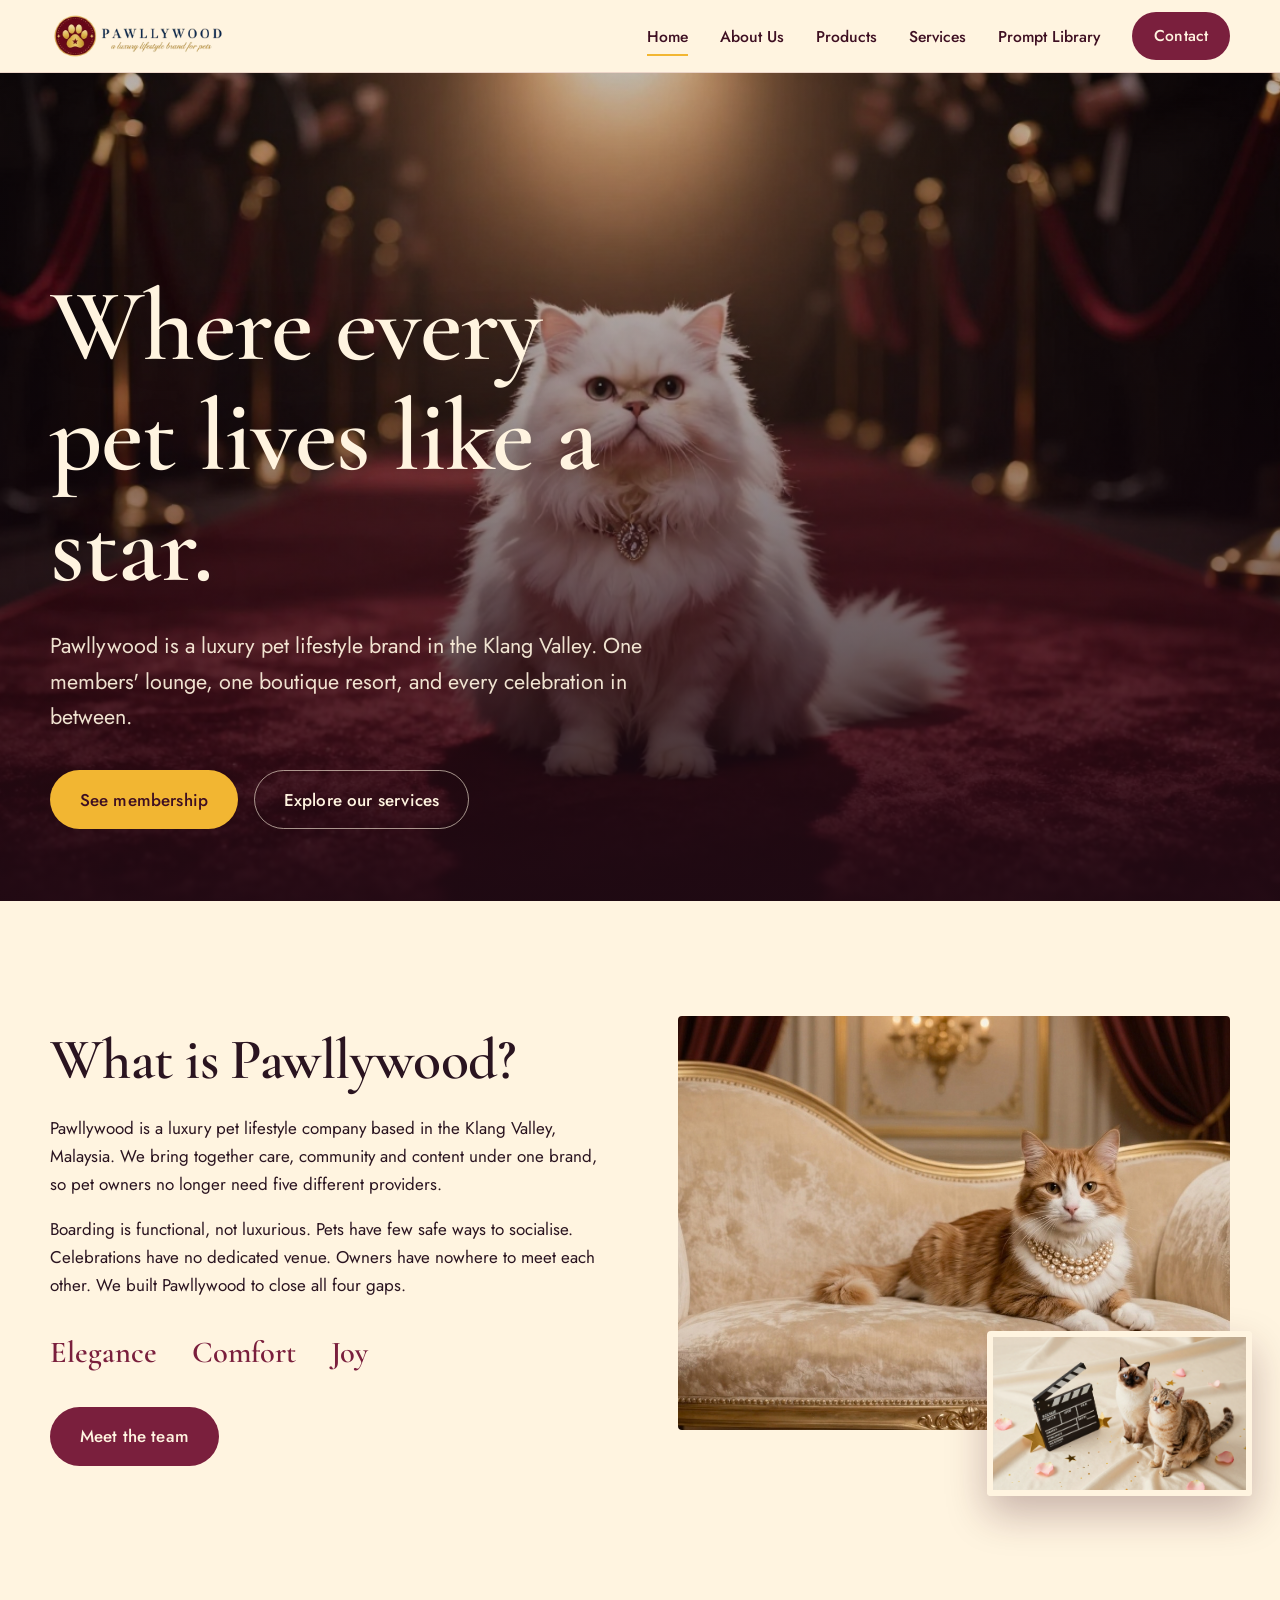
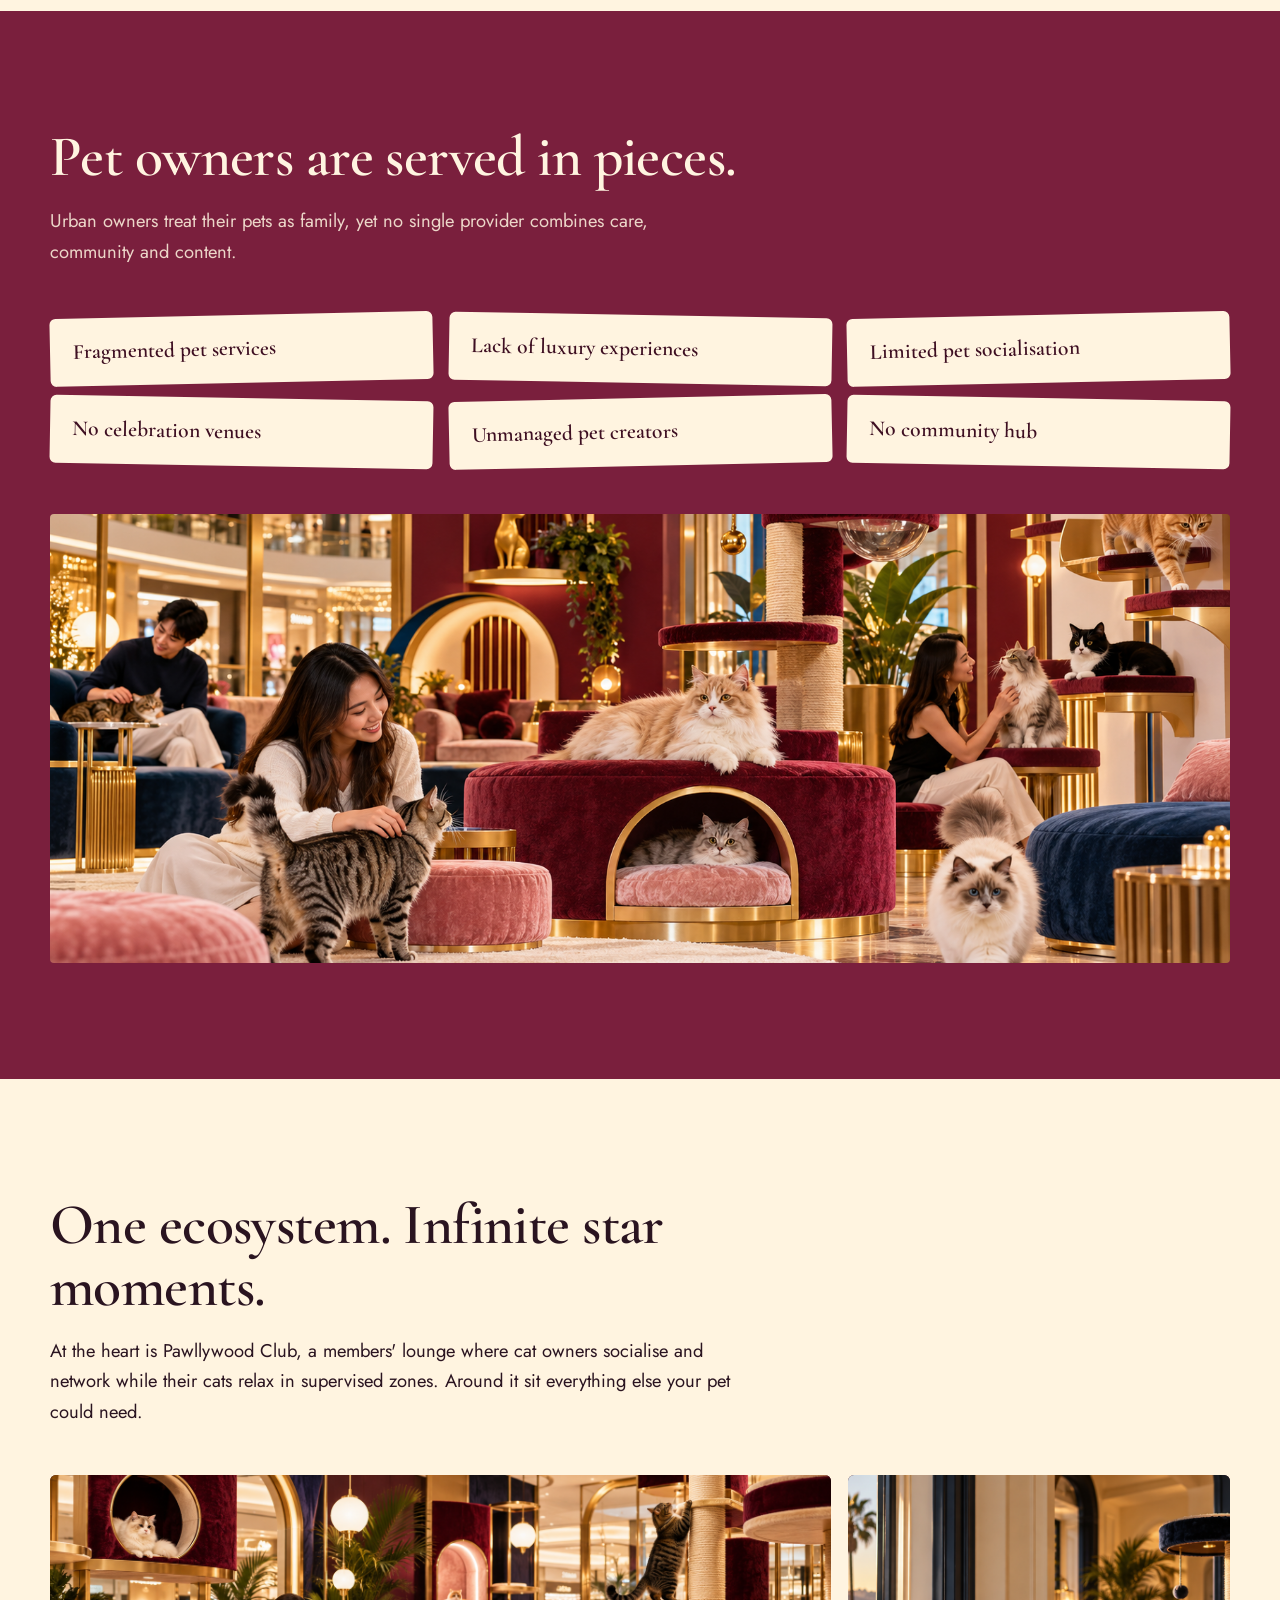
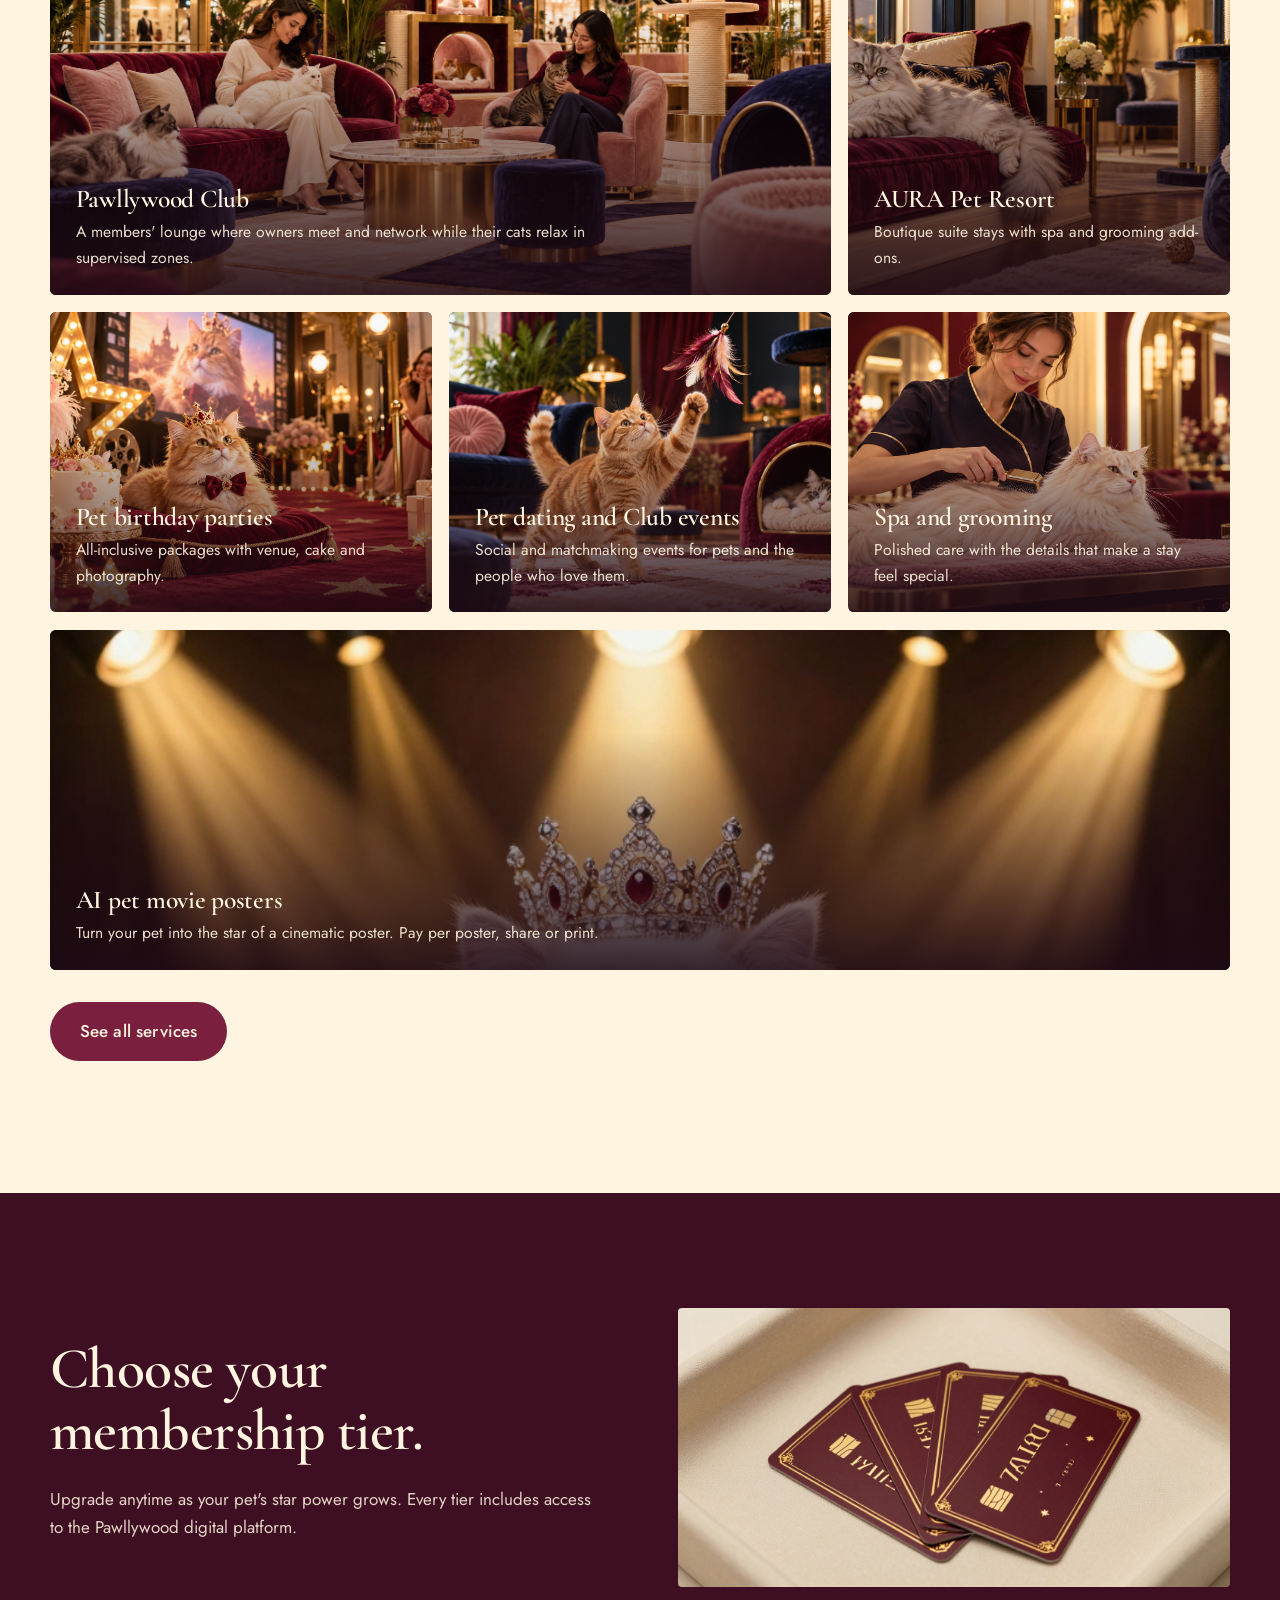
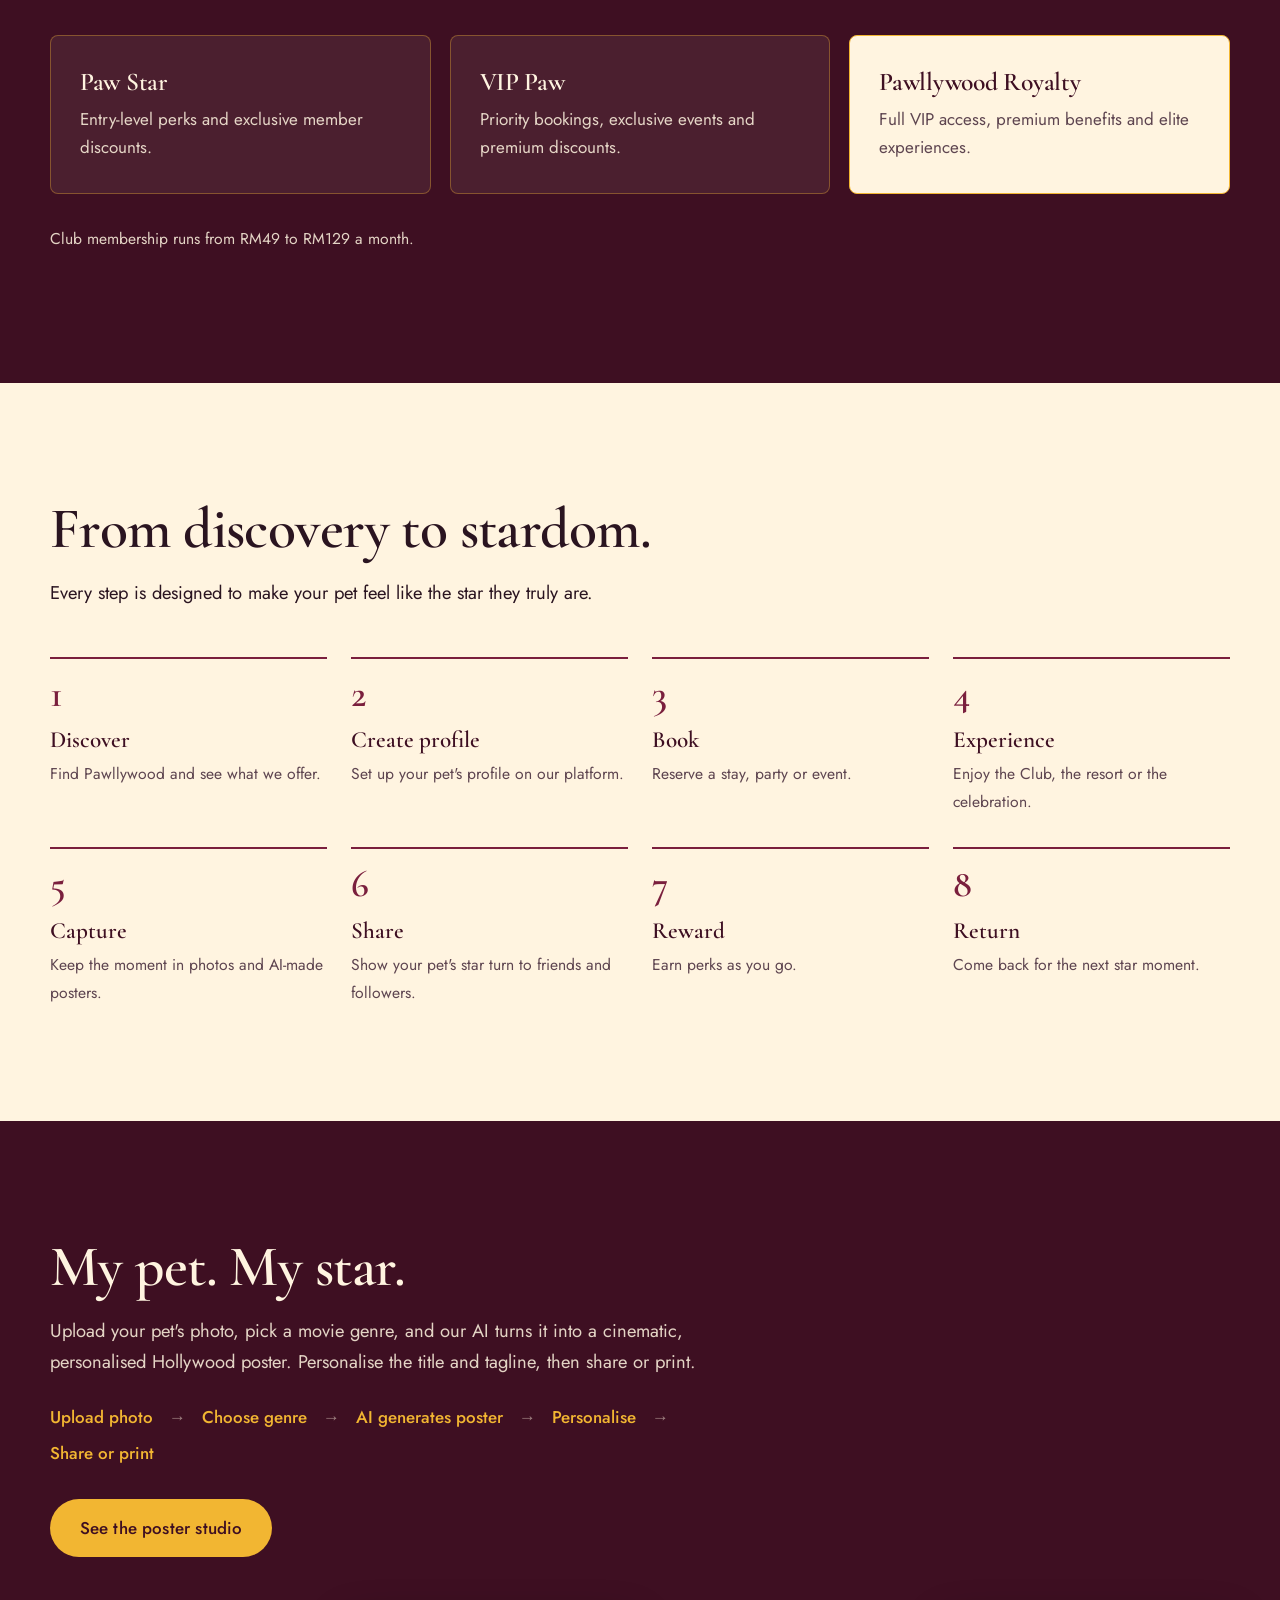
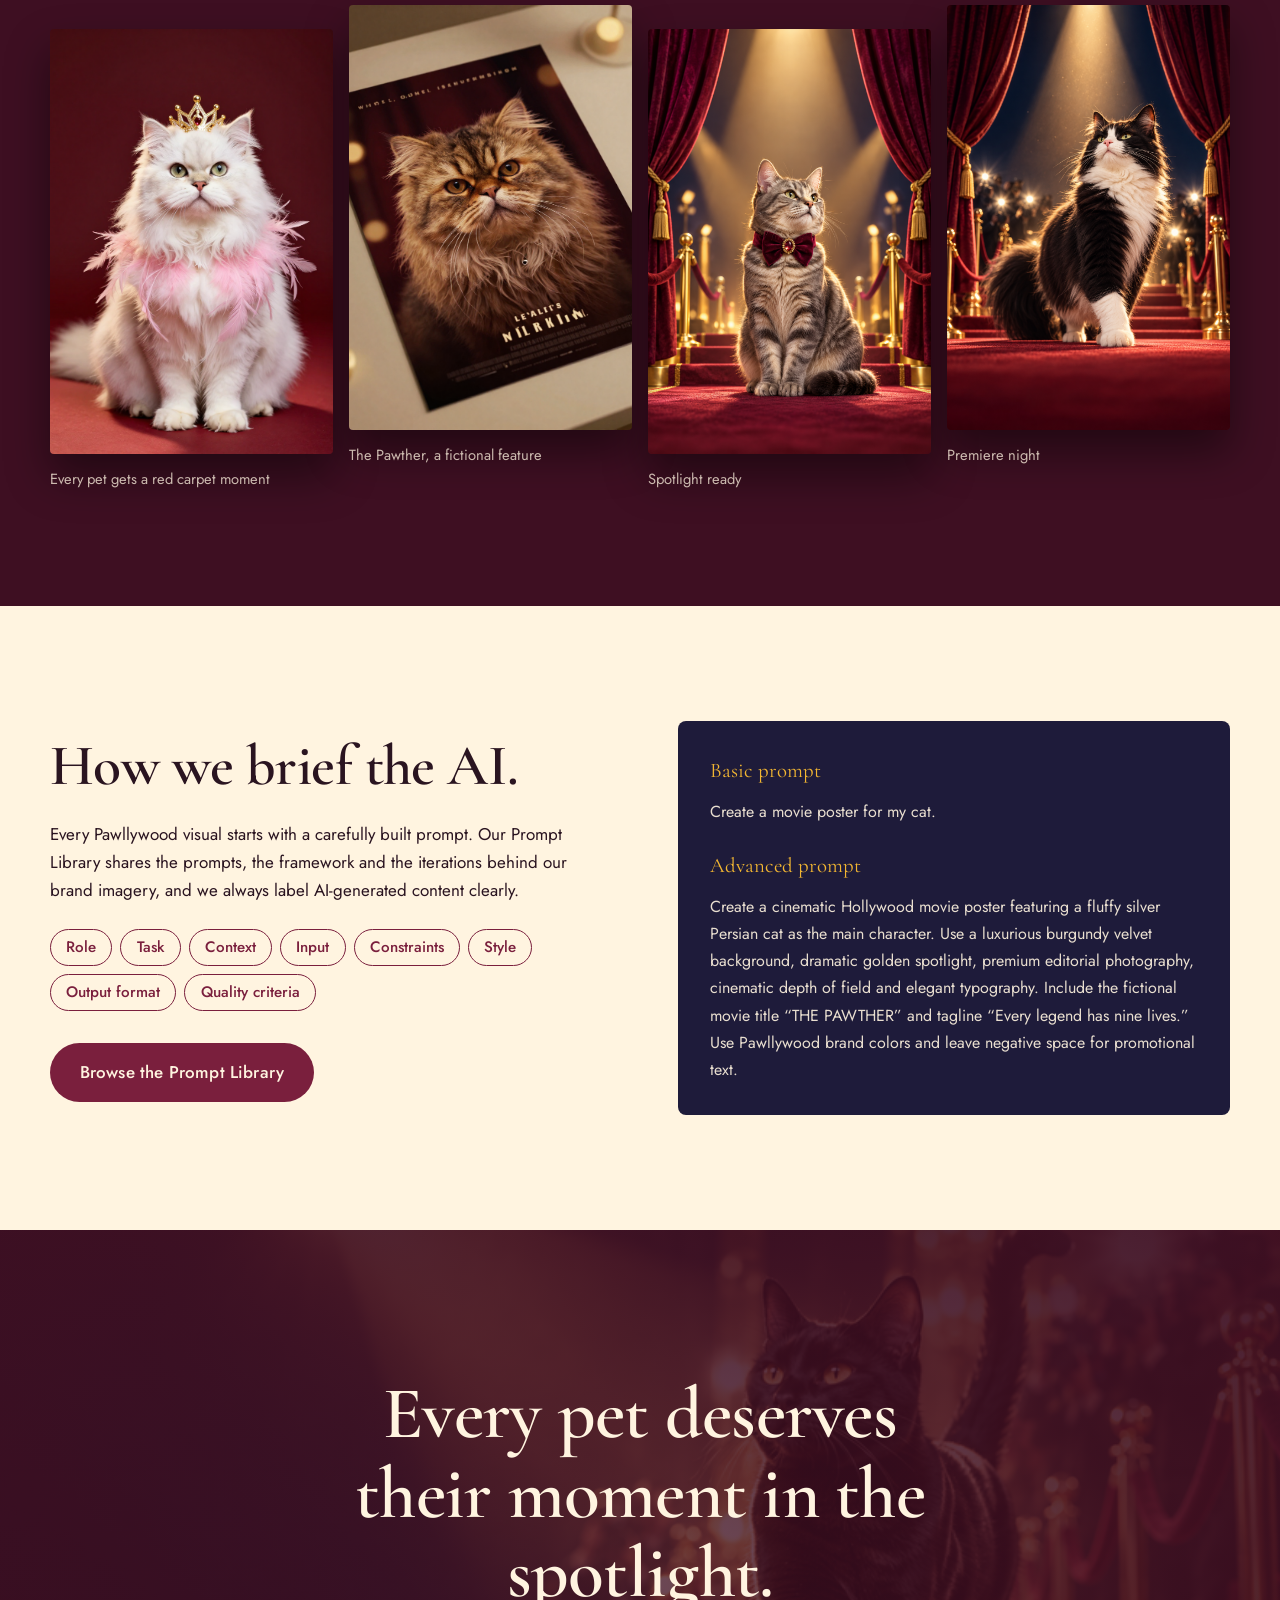
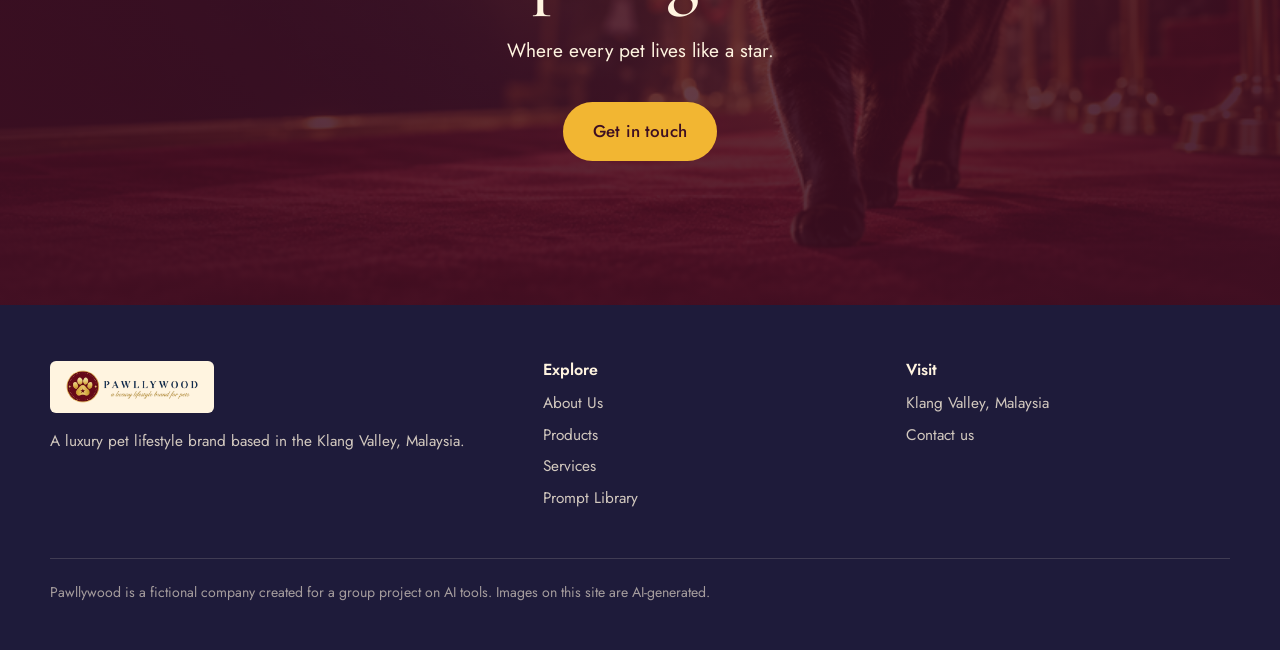
<file: index.html>
<!DOCTYPE html>
<html lang="en">
<head>
<meta charset="utf-8">
<meta name="viewport" content="width=device-width, initial-scale=1">
<title>Pawllywood | Where every pet lives like a star</title>
<meta name="description" content="Pawllywood is a luxury pet lifestyle brand in the Klang Valley, Malaysia: a members' lounge, a boutique resort, celebrations and AI-generated pet movie posters.">
<link rel="preconnect" href="https://fonts.googleapis.com">
<link rel="preconnect" href="https://fonts.gstatic.com" crossorigin>
<link href="https://fonts.googleapis.com/css2?family=Cormorant+Garamond:wght@500;600;700&family=Jost:wght@400;500;600&display=swap" rel="stylesheet">
<link rel="stylesheet" href="styles.css">
</head>
<body>

<header class="site-header">
  <div class="wrap nav">
    <a class="brand" href="index.html" aria-label="Pawllywood home"><img src="images/logo.png" alt="Pawllywood, a luxury lifestyle brand for pets" width="480" height="136"></a>
    <button class="nav-toggle" aria-expanded="false" aria-controls="nav-links">Menu</button>
    <ul class="nav-links" id="nav-links">
      <li><a href="index.html" aria-current="page">Home</a></li>
      <li><a href="about.html">About Us</a></li>
      <li><a href="product.html">Products</a></li>
      <li><a href="service.html">Services</a></li>
      <li><a href="prompt-library.html">Prompt Library</a></li>
      <li><a class="btn btn-velvet" href="contact.html">Contact</a></li>
    </ul>
  </div>
</header>

<main>

  <!-- Hero -->
  <section class="hero">
    <img class="hero-img" src="images/hero-red-carpet.png" alt="A white Persian cat sitting on a red carpet between velvet ropes" width="1456" height="736">
    <div class="wrap hero-inner">
      <h1>Where every pet lives like a star.</h1>
      <p>Pawllywood is a luxury pet lifestyle brand in the Klang Valley. One members' lounge, one boutique resort, and every celebration in between.</p>
      <div class="hero-actions">
        <a class="btn btn-gold" href="#membership">See membership</a>
        <a class="btn btn-line" href="service.html">Explore our services</a>
      </div>
    </div>
  </section>

  <!-- What is Pawllywood -->
  <section class="section" id="about">
    <div class="wrap split">
      <div>
        <h2>What is Pawllywood?</h2>
        <p style="margin-top:1.4rem">Pawllywood is a luxury pet lifestyle company based in the Klang Valley, Malaysia. We bring together care, community and content under one brand, so pet owners no longer need five different providers.</p>
        <p>Boarding is functional, not luxurious. Pets have few safe ways to socialise. Celebrations have no dedicated venue. Owners have nowhere to meet each other. We built Pawllywood to close all four gaps.</p>
        <ul class="trio">
          <li>Elegance</li>
          <li>Comfort</li>
          <li>Joy</li>
        </ul>
        <p style="margin-top:1.8rem"><a class="btn btn-velvet" href="about.html">Meet the team</a></p>
      </div>
      <div class="photo-stack">
        <div class="photo"><img src="images/velvet-sofa-cat.jpeg" alt="A ginger and white cat wearing pearls, resting on a cream velvet chaise" loading="lazy" width="1344" height="784"></div>
        <div class="photo"><img src="images/clapperboard-cats.png" alt="Two cats beside a film clapperboard and scattered rose petals" loading="lazy" width="1408" height="752"></div>
      </div>
    </div>
  </section>

  <!-- Problem -->
  <section class="section velvet" id="problem">
    <div class="wrap">
      <div class="section-head">
        <h2>Pet owners are served in pieces.</h2>
        <p>Urban owners treat their pets as family, yet no single provider combines care, community and content.</p>
      </div>
      <div class="gaps">
        <div class="gap-card">Fragmented pet services</div>
        <div class="gap-card">Lack of luxury experiences</div>
        <div class="gap-card">Limited pet socialisation</div>
        <div class="gap-card">No celebration venues</div>
        <div class="gap-card">Unmanaged pet creators</div>
        <div class="gap-card">No community hub</div>
      </div>
      <div class="photo problem-media"><img src="images/club-lounge.png" alt="A plush burgundy and pink cat lounge where owners sit with their cats" loading="lazy" width="1672" height="941"></div>
    </div>
  </section>

  <!-- Solution / ecosystem -->
  <section class="section" id="ecosystem">
    <div class="wrap">
      <div class="section-head">
        <h2>One ecosystem. Infinite star moments.</h2>
        <p>At the heart is Pawllywood Club, a members' lounge where cat owners socialise and network while their cats relax in supervised zones. Around it sit everything else your pet could need.</p>
      </div>
      <div class="bento">
        <article class="tile t-club">
          <img src="images/owners-lounge.png" alt="Owners relaxing in a gold and velvet lounge while cats play nearby" loading="lazy" width="1672" height="941">
          <div class="tile-body"><h3>Pawllywood Club</h3><p>A members' lounge where owners meet and network while their cats relax in supervised zones.</p></div>
        </article>
        <article class="tile t-resort">
          <img src="images/resort-suite.png" alt="A fluffy cat lounging in a luxury resort suite" loading="lazy" width="1672" height="941">
          <div class="tile-body"><h3>AURA Pet Resort</h3><p>Boutique suite stays with spa and grooming add-ons.</p></div>
        </article>
        <article class="tile t-party">
          <img src="images/birthday-premiere.png" alt="A cat with a bow tie at a glamorous birthday party with a tiered cake" loading="lazy" width="1672" height="941">
          <div class="tile-body"><h3>Pet birthday parties</h3><p>All-inclusive packages with venue, cake and photography.</p></div>
        </article>
        <article class="tile t-dating">
          <img src="images/playful-cat.png" alt="A ginger cat playing with a feather toy in the lounge" loading="lazy" width="1672" height="941">
          <div class="tile-body"><h3>Pet dating and Club events</h3><p>Social and matchmaking events for pets and the people who love them.</p></div>
        </article>
        <article class="tile t-influencer">
          <img src="images/spa-grooming.png" alt="A groomer brushing a long-haired cat on a spa table" loading="lazy" width="1672" height="941">
          <div class="tile-body"><h3>Spa and grooming</h3><p>Polished care with the details that make a stay feel special.</p></div>
        </article>
        <article class="tile t-poster">
          <img src="images/poster-star-cat.png" alt="A crowned white cat under stage spotlights" loading="lazy" width="976" height="1104">
          <div class="tile-body"><h3>AI pet movie posters</h3><p>Turn your pet into the star of a cinematic poster. Pay per poster, share or print.</p></div>
        </article>
      </div>
      <p style="margin-top:2rem"><a class="btn btn-velvet" href="service.html">See all services</a></p>
    </div>
  </section>

  <!-- Membership -->
  <section class="section dark" id="membership">
    <div class="wrap">
      <div class="split">
        <div>
          <h2>Choose your membership tier.</h2>
          <p style="margin-top:1.4rem">Upgrade anytime as your pet's star power grows. Every tier includes access to the Pawllywood digital platform.</p>
        </div>
        <div class="photo"><img src="images/membership-cards.png" alt="Fanned burgundy and gold Pawllywood membership cards" loading="lazy" width="1456" height="736"></div>
      </div>
      <div class="tiers">
        <div class="tier">
          <h3>Paw Star</h3>
          <p>Entry-level perks and exclusive member discounts.</p>
        </div>
        <div class="tier">
          <h3>VIP Paw</h3>
          <p>Priority bookings, exclusive events and premium discounts.</p>
        </div>
        <div class="tier top">
          <h3>Pawllywood Royalty</h3>
          <p>Full VIP access, premium benefits and elite experiences.</p>
        </div>
      </div>
      <p class="member-note">Club membership runs from RM49 to RM129 a month.</p>
    </div>
  </section>

  <!-- Journey (sequence) -->
  <section class="section" id="journey">
    <div class="wrap">
      <div class="section-head">
        <h2>From discovery to stardom.</h2>
        <p>Every step is designed to make your pet feel like the star they truly are.</p>
      </div>
      <ol class="journey">
        <li><strong>Discover</strong><span>Find Pawllywood and see what we offer.</span></li>
        <li><strong>Create profile</strong><span>Set up your pet's profile on our platform.</span></li>
        <li><strong>Book</strong><span>Reserve a stay, party or event.</span></li>
        <li><strong>Experience</strong><span>Enjoy the Club, the resort or the celebration.</span></li>
        <li><strong>Capture</strong><span>Keep the moment in photos and AI-made posters.</span></li>
        <li><strong>Share</strong><span>Show your pet's star turn to friends and followers.</span></li>
        <li><strong>Reward</strong><span>Earn perks as you go.</span></li>
        <li><strong>Return</strong><span>Come back for the next star moment.</span></li>
      </ol>
    </div>
  </section>

  <!-- AI movie posters spotlight -->
  <section class="section dark" id="posters">
    <div class="wrap">
      <div class="section-head">
        <h2>My pet. My star.</h2>
        <p>Upload your pet's photo, pick a movie genre, and our AI turns it into a cinematic, personalised Hollywood poster. Personalise the title and tagline, then share or print.</p>
        <ul class="steps-inline">
          <li>Upload photo</li>
          <li>Choose genre</li>
          <li>AI generates poster</li>
          <li>Personalise</li>
          <li>Share or print</li>
        </ul>
        <a class="btn btn-gold" href="product.html">See the poster studio</a>
      </div>
      <div class="posters">
        <figure><div class="photo"><img src="images/pink-feather-cat.png" alt="A white cat in a crown and pink feather boa on a red carpet" loading="lazy" width="778" height="1109"></div><figcaption>Every pet gets a red carpet moment</figcaption></figure>
        <figure><div class="photo"><img src="images/pawther-poster.png" alt="A cinematic poster of a fluffy cat titled The Pawther" loading="lazy" width="778" height="1109"></div><figcaption>The Pawther, a fictional feature</figcaption></figure>
        <figure><div class="photo"><img src="images/tabby-red-carpet.png" alt="A tabby cat in a red bow tie between velvet ropes under a spotlight" loading="lazy" width="1024" height="1536"></div><figcaption>Spotlight ready</figcaption></figure>
        <figure><div class="photo"><img src="images/tuxedo-cat.png" alt="A black and white cat on a grand red staircase with stage curtains" loading="lazy" width="1024" height="1536"></div><figcaption>Premiere night</figcaption></figure>
      </div>
    </div>
  </section>

  <!-- Prompt library teaser -->
  <section class="section" id="prompts">
    <div class="wrap split">
      <div>
        <h2>How we brief the AI.</h2>
        <p style="margin-top:1.4rem">Every Pawllywood visual starts with a carefully built prompt. Our Prompt Library shares the prompts, the framework and the iterations behind our brand imagery, and we always label AI-generated content clearly.</p>
        <ul class="anatomy" aria-label="Elements of a prompt">
          <li>Role</li><li>Task</li><li>Context</li><li>Input</li><li>Constraints</li><li>Style</li><li>Output format</li><li>Quality criteria</li>
        </ul>
        <a class="btn btn-velvet" href="prompt-library.html">Browse the Prompt Library</a>
      </div>
      <div class="prompt-box">
        <span class="label">Basic prompt</span>
        <p>Create a movie poster for my cat.</p>
        <span class="label">Advanced prompt</span>
        <p>Create a cinematic Hollywood movie poster featuring a fluffy silver Persian cat as the main character. Use a luxurious burgundy velvet background, dramatic golden spotlight, premium editorial photography, cinematic depth of field and elegant typography. Include the fictional movie title “THE PAWTHER” and tagline “Every legend has nine lives.” Use Pawllywood brand colors and leave negative space for promotional text.</p>
      </div>
    </div>
  </section>

  <!-- Closing -->
  <section class="closing">
    <img src="images/black-cat-spotlight.png" alt="" loading="lazy" width="836" height="471">
    <div class="wrap">
      <h2>Every pet deserves their moment in the spotlight.</h2>
      <p>Where every pet lives like a star.</p>
      <a class="btn btn-gold" href="contact.html">Get in touch</a>
    </div>
  </section>

</main>

<footer class="site-footer">
  <div class="wrap">
    <div class="footer-grid">
      <div>
        <img src="images/logo.png" alt="Pawllywood" width="480" height="136">
        <p>A luxury pet lifestyle brand based in the Klang Valley, Malaysia.</p>
      </div>
      <div>
        <h3>Explore</h3>
        <ul>
          <li><a href="about.html">About Us</a></li>
          <li><a href="product.html">Products</a></li>
          <li><a href="service.html">Services</a></li>
          <li><a href="prompt-library.html">Prompt Library</a></li>
        </ul>
      </div>
      <div>
        <h3>Visit</h3>
        <ul>
          <li>Klang Valley, Malaysia</li>
          <li><a href="contact.html">Contact us</a></li>
        </ul>
      </div>
    </div>
    <p class="fine">Pawllywood is a fictional company created for a group project on AI tools. Images on this site are AI-generated.</p>
  </div>
</footer>

<script>
  const toggle = document.querySelector('.nav-toggle');
  const links = document.getElementById('nav-links');
  toggle.addEventListener('click', () => {
    const open = links.classList.toggle('open');
    toggle.setAttribute('aria-expanded', open);
  });
</script>
</body>
</html>
</file>
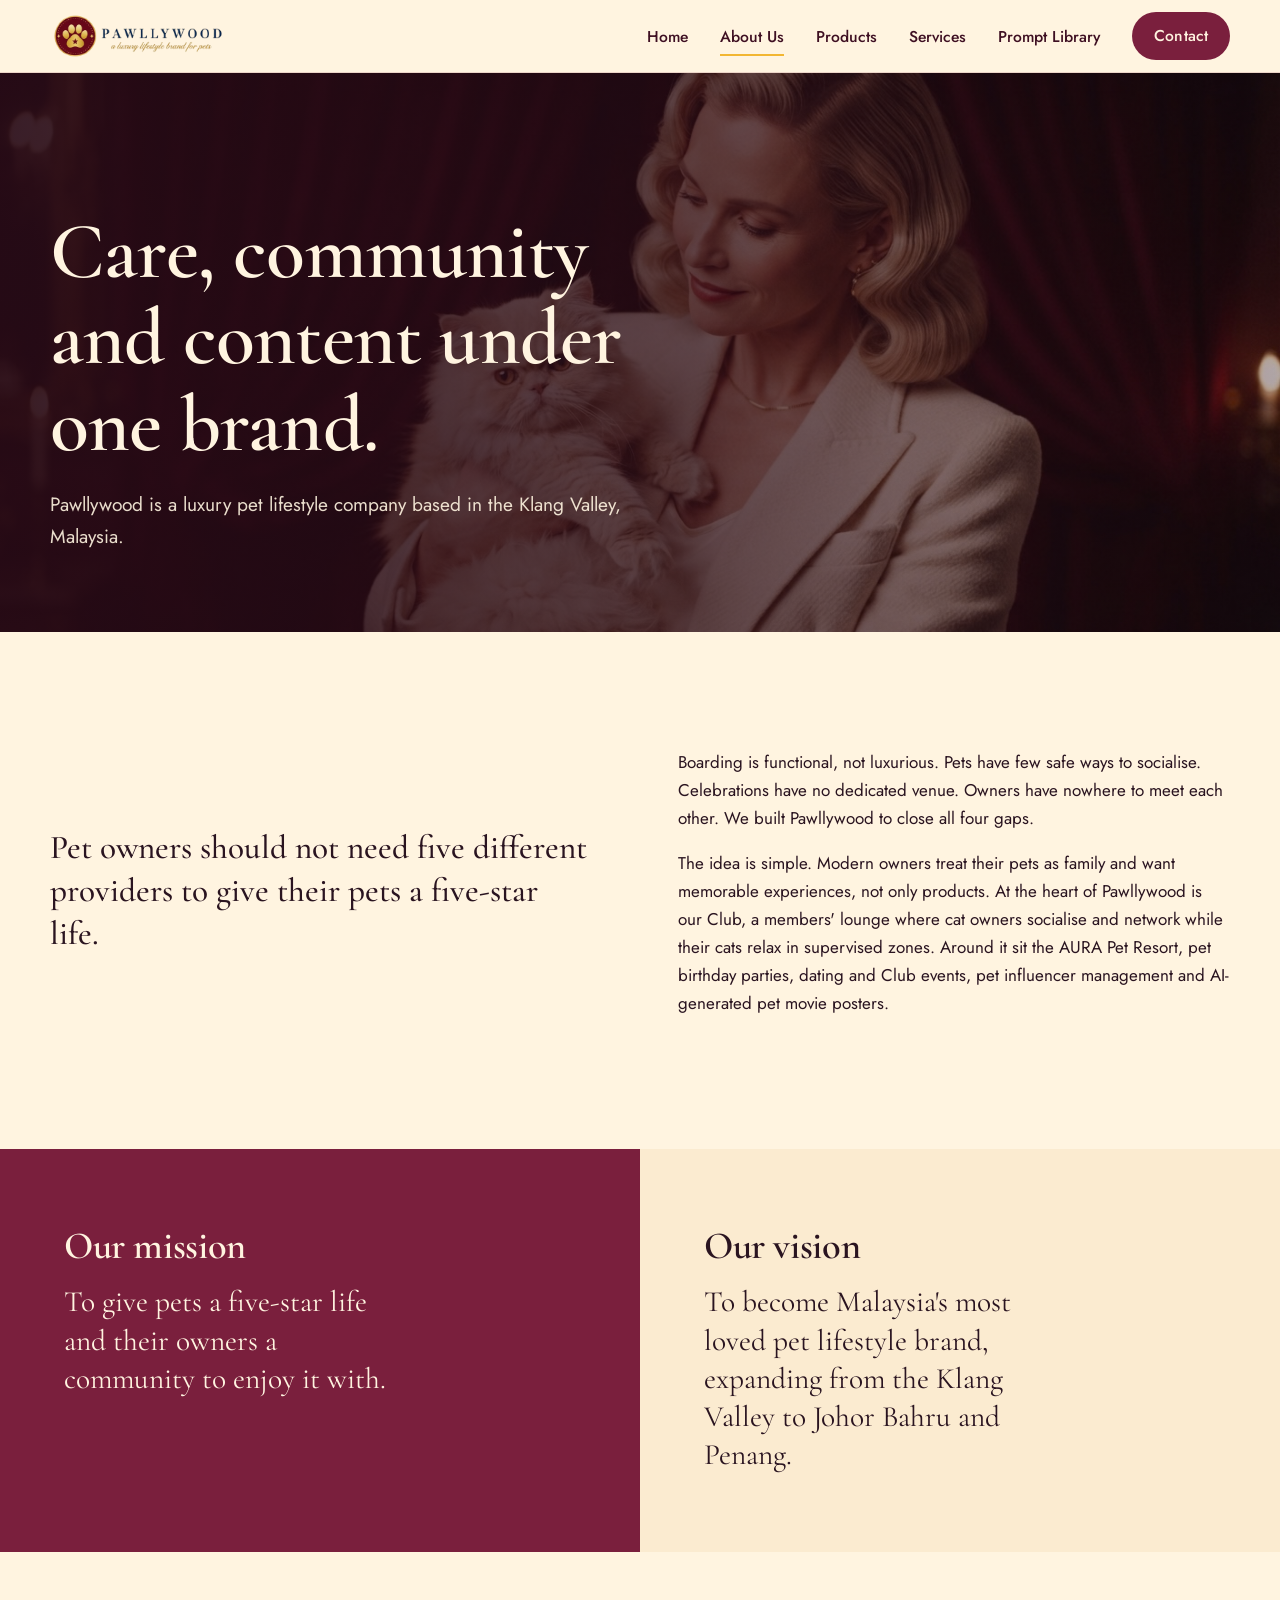
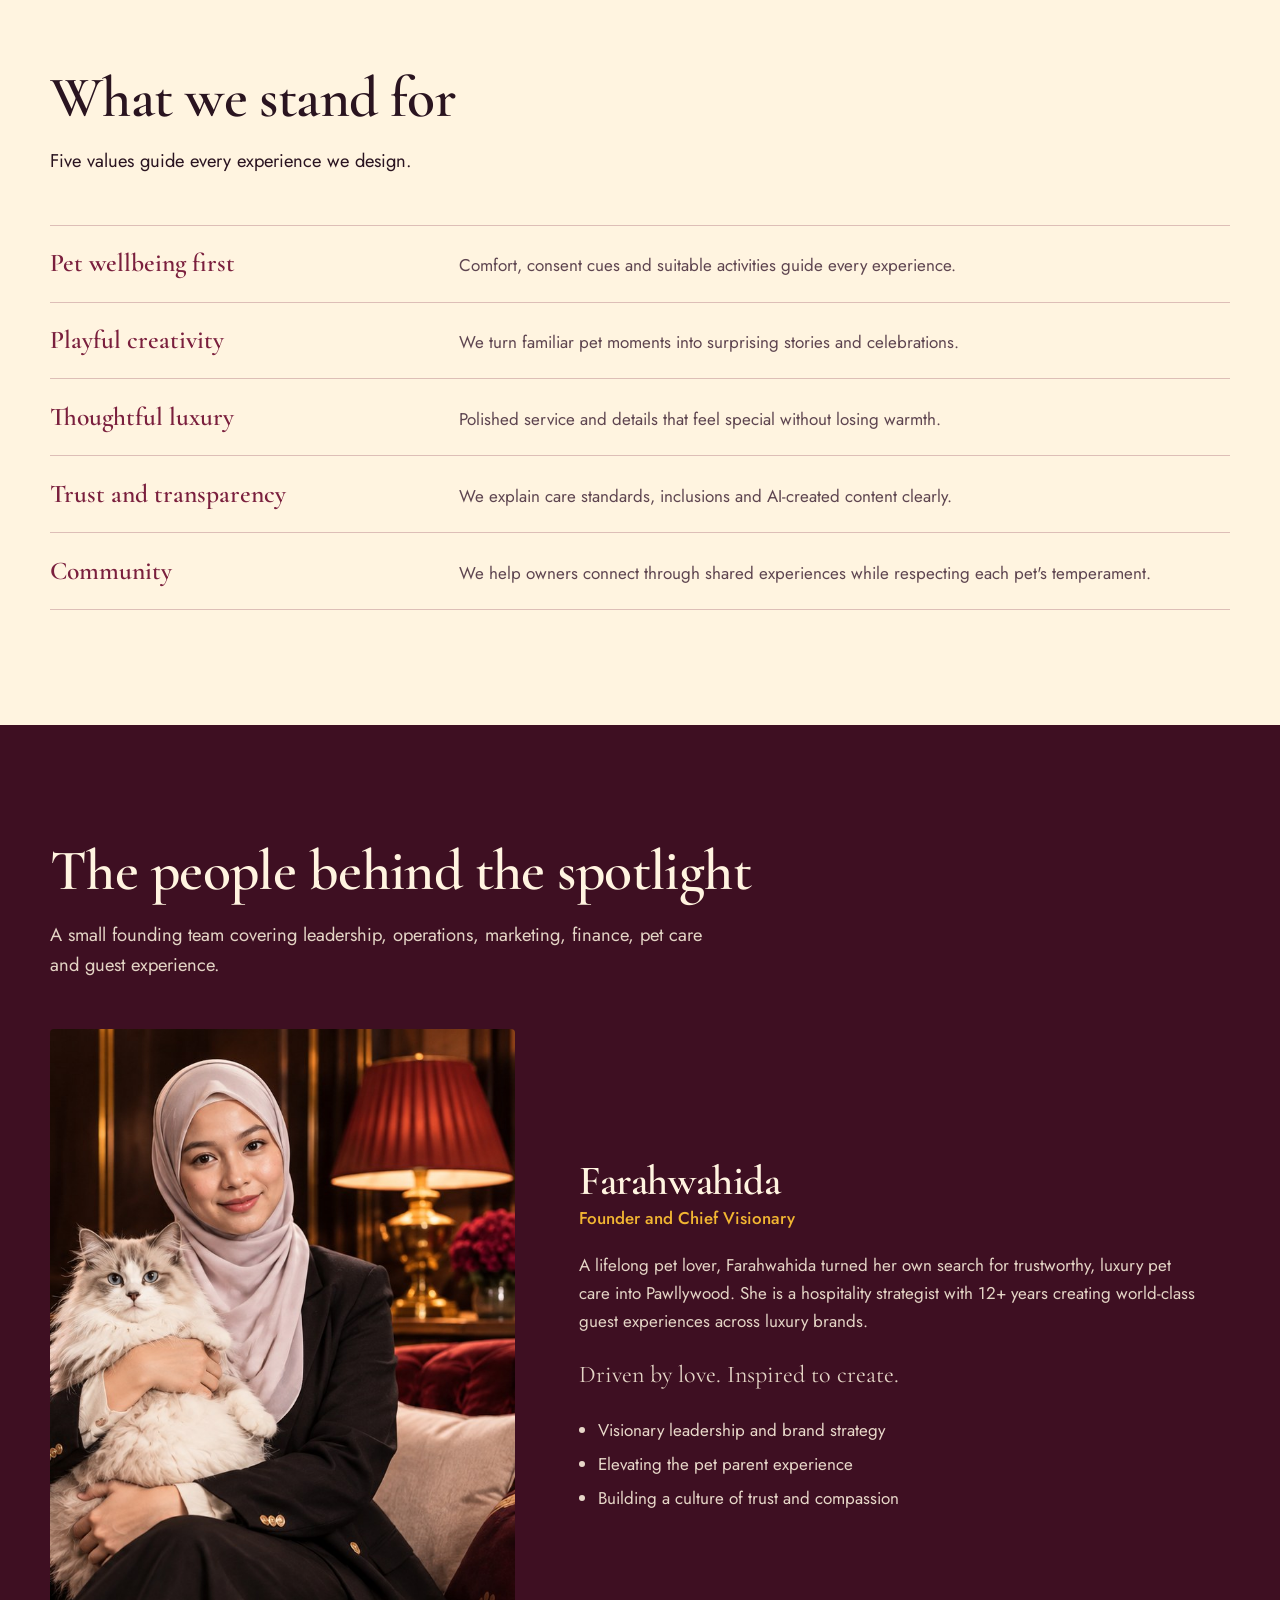
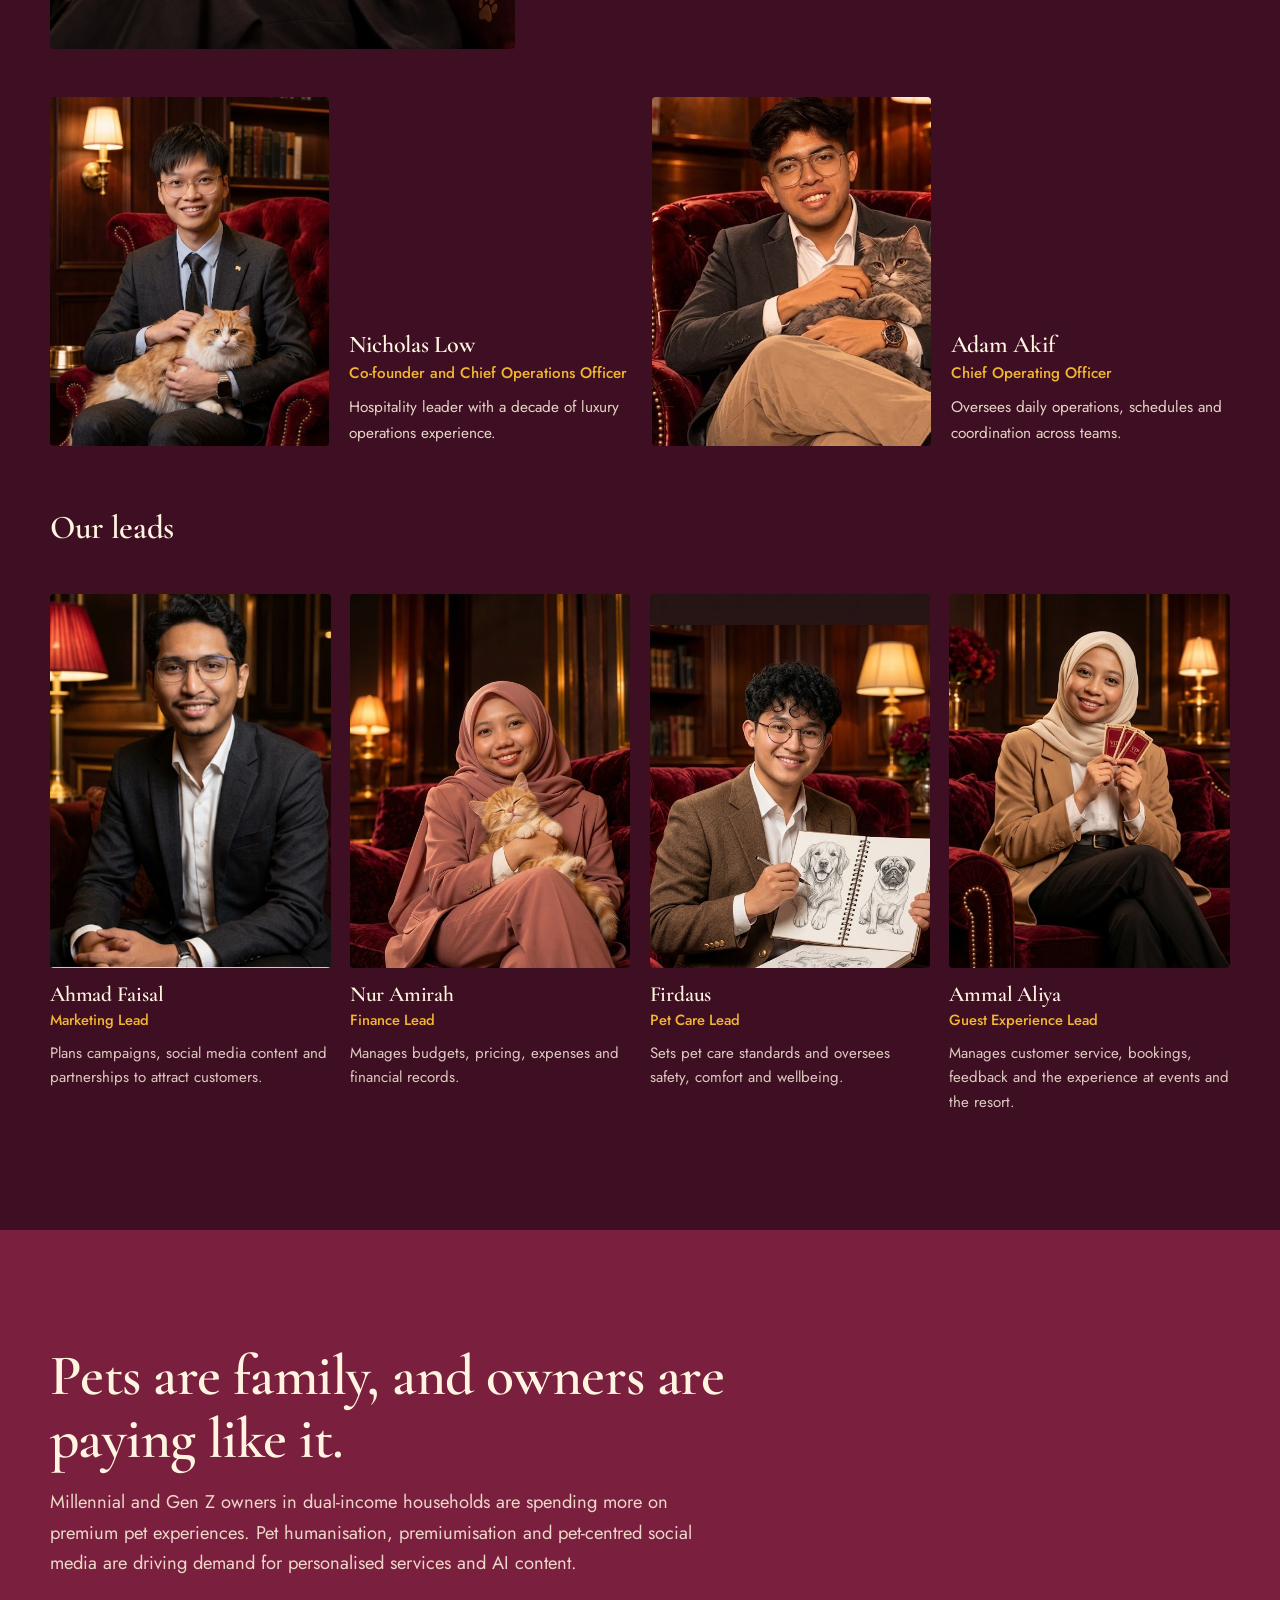
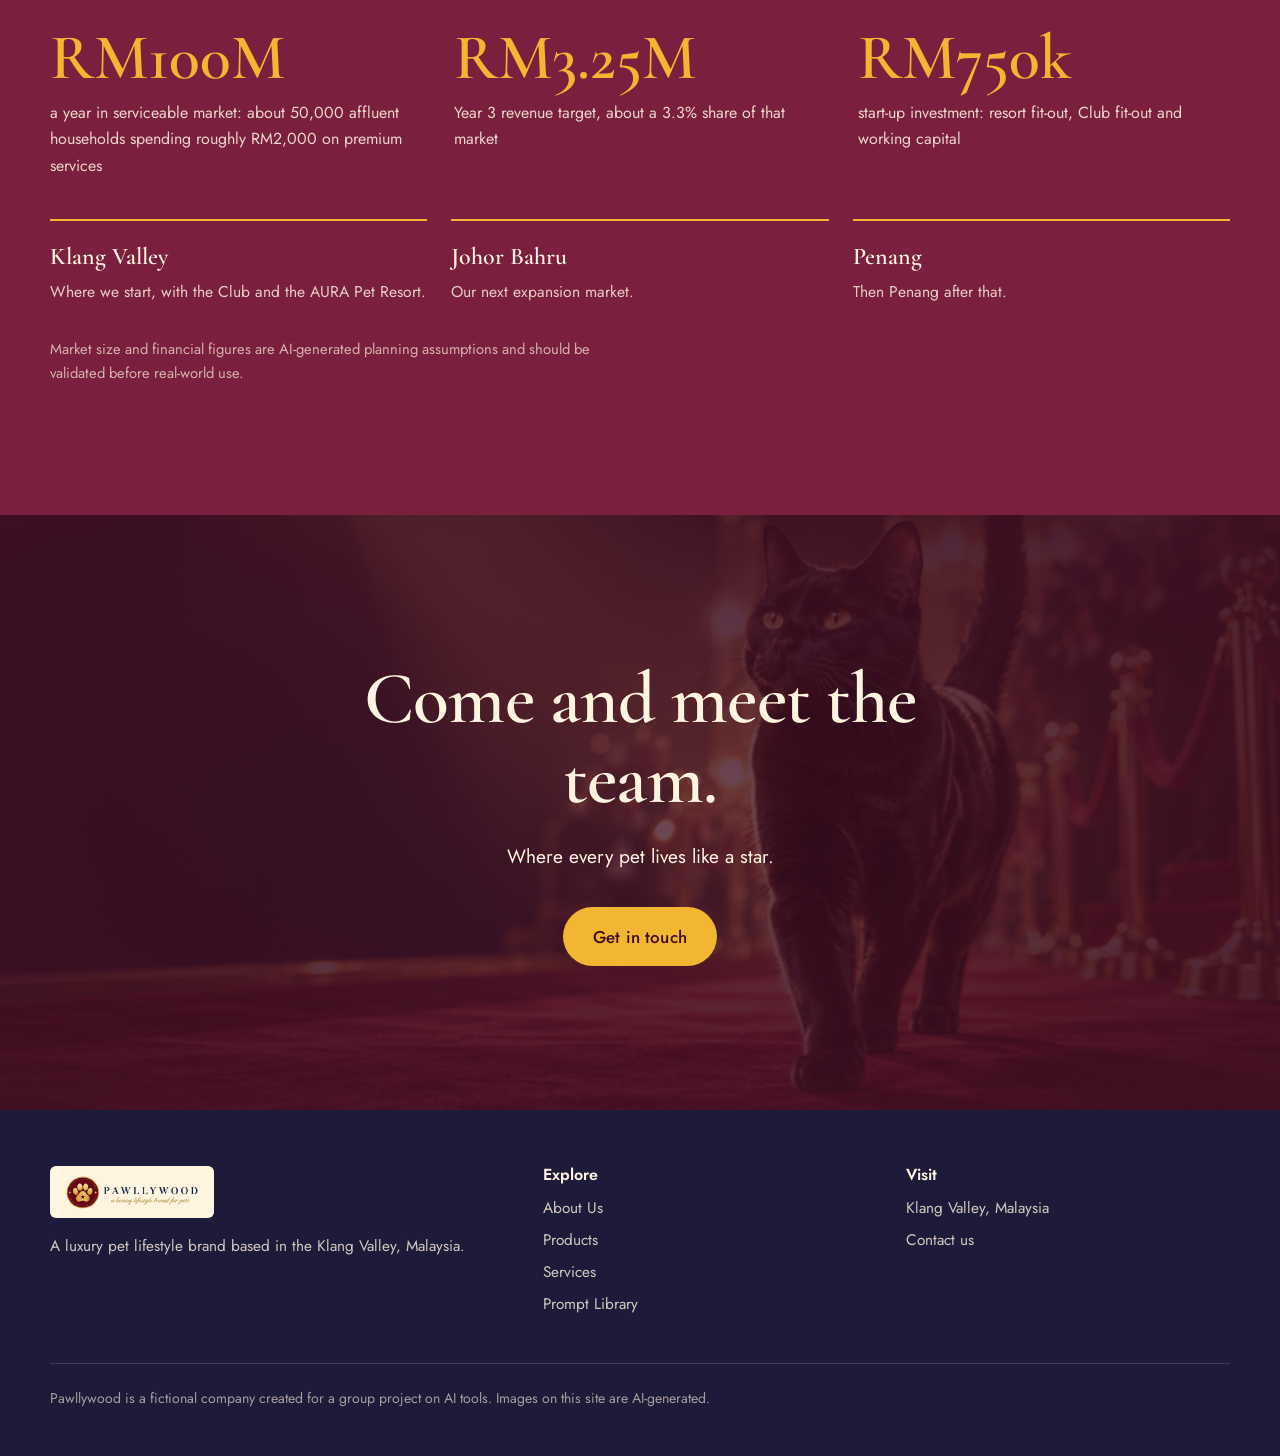
<file: about.html>
<!DOCTYPE html>
<html lang="en">
<head>
<meta charset="utf-8">
<meta name="viewport" content="width=device-width, initial-scale=1">
<title>About Us | Pawllywood</title>
<meta name="description" content="Meet Pawllywood: a luxury pet lifestyle company in the Klang Valley with a mission to give pets a five-star life and owners a community to enjoy it with.">
<link rel="preconnect" href="https://fonts.googleapis.com">
<link rel="preconnect" href="https://fonts.gstatic.com" crossorigin>
<link href="https://fonts.googleapis.com/css2?family=Cormorant+Garamond:wght@500;600;700&family=Jost:wght@400;500;600&display=swap" rel="stylesheet">
<link rel="stylesheet" href="styles.css">
</head>
<body>

<header class="site-header">
  <div class="wrap nav">
    <a class="brand" href="index.html" aria-label="Pawllywood home"><img src="images/logo.png" alt="Pawllywood, a luxury lifestyle brand for pets" width="480" height="136"></a>
    <button class="nav-toggle" aria-expanded="false" aria-controls="nav-links">Menu</button>
    <ul class="nav-links" id="nav-links">
      <li><a href="index.html">Home</a></li>
      <li><a href="about.html" aria-current="page">About Us</a></li>
      <li><a href="product.html">Products</a></li>
      <li><a href="service.html">Services</a></li>
      <li><a href="prompt-library.html">Prompt Library</a></li>
      <li><a class="btn btn-velvet" href="contact.html">Contact</a></li>
    </ul>
  </div>
</header>

<main>

  <section class="page-hero">
    <img src="images/woman-with-cat.jpeg" alt="A woman in a cream blazer holding a fluffy cat in a velvet-draped room" width="1408" height="768">
    <div class="wrap">
      <h1>Care, community and content under one brand.</h1>
      <p>Pawllywood is a luxury pet lifestyle company based in the Klang Valley, Malaysia.</p>
    </div>
  </section>

  <section class="section">
    <div class="wrap split">
      <div>
        <p class="lede">Pet owners should not need five different providers to give their pets a five-star life.</p>
      </div>
      <div>
        <p>Boarding is functional, not luxurious. Pets have few safe ways to socialise. Celebrations have no dedicated venue. Owners have nowhere to meet each other. We built Pawllywood to close all four gaps.</p>
        <p>The idea is simple. Modern owners treat their pets as family and want memorable experiences, not only products. At the heart of Pawllywood is our Club, a members' lounge where cat owners socialise and network while their cats relax in supervised zones. Around it sit the AURA Pet Resort, pet birthday parties, dating and Club events, pet influencer management and AI-generated pet movie posters.</p>
      </div>
    </div>
  </section>

  <section class="mv">
    <div class="m">
      <h2>Our mission</h2>
      <p>To give pets a five-star life and their owners a community to enjoy it with.</p>
    </div>
    <div class="v">
      <h2>Our vision</h2>
      <p>To become Malaysia's most loved pet lifestyle brand, expanding from the Klang Valley to Johor Bahru and Penang.</p>
    </div>
  </section>

  <section class="section">
    <div class="wrap">
      <div class="section-head">
        <h2>What we stand for</h2>
        <p>Five values guide every experience we design.</p>
      </div>
      <ul class="values">
        <li><strong>Pet wellbeing first</strong><span>Comfort, consent cues and suitable activities guide every experience.</span></li>
        <li><strong>Playful creativity</strong><span>We turn familiar pet moments into surprising stories and celebrations.</span></li>
        <li><strong>Thoughtful luxury</strong><span>Polished service and details that feel special without losing warmth.</span></li>
        <li><strong>Trust and transparency</strong><span>We explain care standards, inclusions and AI-created content clearly.</span></li>
        <li><strong>Community</strong><span>We help owners connect through shared experiences while respecting each pet's temperament.</span></li>
      </ul>
    </div>
  </section>

  <section class="section dark" id="team">
    <div class="wrap">
      <div class="section-head">
        <h2>The people behind the spotlight</h2>
        <p>A small founding team covering leadership, operations, marketing, finance, pet care and guest experience.</p>
      </div>

      <div class="founder">
        <div class="photo"><img src="images/team-farahwahida.jpg" alt="Farahwahida, founder, holding a fluffy cat" loading="lazy" width="677" height="930"></div>
        <div>
          <h3 style="font-size:2.6rem">Farahwahida</h3>
          <span class="role">Founder and Chief Visionary</span>
          <p>A lifelong pet lover, Farahwahida turned her own search for trustworthy, luxury pet care into Pawllywood. She is a hospitality strategist with 12+ years creating world-class guest experiences across luxury brands.</p>
          <p class="quote">Driven by love. Inspired to create.</p>
          <ul>
            <li>Visionary leadership and brand strategy</li>
            <li>Elevating the pet parent experience</li>
            <li>Building a culture of trust and compassion</li>
          </ul>
        </div>
      </div>

      <div class="duo">
        <div class="person">
          <div class="photo"><img src="images/team-nicholas.jpg" alt="Nicholas Low in a dark suit holding a ginger cat" loading="lazy" width="932" height="1024"></div>
          <div>
            <h3>Nicholas Low</h3>
            <span class="role" style="color:var(--gold)">Co-founder and Chief Operations Officer</span>
            <p style="color:rgba(255,244,224,.86)">Hospitality leader with a decade of luxury operations experience.</p>
          </div>
        </div>
        <div class="person">
          <div class="photo"><img src="images/team-adam.jpg" alt="Adam Akif relaxing in a velvet armchair with a grey cat" loading="lazy" width="717" height="578"></div>
          <div>
            <h3>Adam Akif</h3>
            <span class="role" style="color:var(--gold)">Chief Operating Officer</span>
            <p style="color:rgba(255,244,224,.86)">Oversees daily operations, schedules and coordination across teams.</p>
          </div>
        </div>
      </div>

      <h3 class="subhead">Our leads</h3>
      <div class="leads">
        <div class="lead">
          <div class="photo"><img src="images/team-faisal.jpg" alt="Ahmad Faisal in a navy suit" loading="lazy" width="399" height="288"></div>
          <h3>Ahmad Faisal</h3><span class="role" style="color:var(--gold)">Marketing Lead</span>
          <p style="color:rgba(255,244,224,.82)">Plans campaigns, social media content and partnerships to attract customers.</p>
        </div>
        <div class="lead">
          <div class="photo"><img src="images/team-amirah.jpg" alt="Nur Amirah in a rose hijab holding a ginger kitten" loading="lazy" width="550" height="820"></div>
          <h3>Nur Amirah</h3><span class="role" style="color:var(--gold)">Finance Lead</span>
          <p style="color:rgba(255,244,224,.82)">Manages budgets, pricing, expenses and financial records.</p>
        </div>
        <div class="lead">
          <div class="photo"><img src="images/team-firdaus.jpg" alt="Firdaus sketching pets in a notebook" loading="lazy" width="563" height="675"></div>
          <h3>Firdaus</h3><span class="role" style="color:var(--gold)">Pet Care Lead</span>
          <p style="color:rgba(255,244,224,.82)">Sets pet care standards and oversees safety, comfort and wellbeing.</p>
        </div>
        <div class="lead">
          <div class="photo"><img src="images/team-aliya.jpg" alt="Ammal Aliya in a camel coat holding a fan of cards" loading="lazy" width="539" height="615"></div>
          <h3>Ammal Aliya</h3><span class="role" style="color:var(--gold)">Guest Experience Lead</span>
          <p style="color:rgba(255,244,224,.82)">Manages customer service, bookings, feedback and the experience at events and the resort.</p>
        </div>
      </div>
    </div>
  </section>

  <section class="section velvet" id="market">
    <div class="wrap">
      <div class="section-head">
        <h2>Pets are family, and owners are paying like it.</h2>
        <p>Millennial and Gen Z owners in dual-income households are spending more on premium pet experiences. Pet humanisation, premiumisation and pet-centred social media are driving demand for personalised services and AI content.</p>
      </div>
      <div class="figures">
        <div class="figure"><strong>RM100M</strong><span>a year in serviceable market: about 50,000 affluent households spending roughly RM2,000 on premium services</span></div>
        <div class="figure"><strong>RM3.25M</strong><span>Year 3 revenue target, about a 3.3% share of that market</span></div>
        <div class="figure"><strong>RM750k</strong><span>start-up investment: resort fit-out, Club fit-out and working capital</span></div>
      </div>
      <ol class="expand">
        <li><strong>Klang Valley</strong><span>Where we start, with the Club and the AURA Pet Resort.</span></li>
        <li><strong>Johor Bahru</strong><span>Our next expansion market.</span></li>
        <li><strong>Penang</strong><span>Then Penang after that.</span></li>
      </ol>
      <p style="margin-top:2rem;font-size:.92rem;opacity:.8">Market size and financial figures are AI-generated planning assumptions and should be validated before real-world use.</p>
    </div>
  </section>

  <section class="closing">
    <img src="images/black-cat-spotlight.png" alt="" loading="lazy">
    <div class="wrap">
      <h2>Come and meet the team.</h2>
      <p>Where every pet lives like a star.</p>
      <a class="btn btn-gold" href="contact.html">Get in touch</a>
    </div>
  </section>

</main>

<footer class="site-footer">
  <div class="wrap">
    <div class="footer-grid">
      <div>
        <img src="images/logo.png" alt="Pawllywood" width="480" height="136">
        <p>A luxury pet lifestyle brand based in the Klang Valley, Malaysia.</p>
      </div>
      <div>
        <h3>Explore</h3>
        <ul>
          <li><a href="about.html">About Us</a></li>
          <li><a href="product.html">Products</a></li>
          <li><a href="service.html">Services</a></li>
          <li><a href="prompt-library.html">Prompt Library</a></li>
        </ul>
      </div>
      <div>
        <h3>Visit</h3>
        <ul>
          <li>Klang Valley, Malaysia</li>
          <li><a href="contact.html">Contact us</a></li>
        </ul>
      </div>
    </div>
    <p class="fine">Pawllywood is a fictional company created for a group project on AI tools. Images on this site are AI-generated.</p>
  </div>
</footer>

<script>
  const toggle = document.querySelector('.nav-toggle');
  const links = document.getElementById('nav-links');
  toggle.addEventListener('click', () => {
    const open = links.classList.toggle('open');
    toggle.setAttribute('aria-expanded', open);
  });
</script>

</body>
</html>
</file>
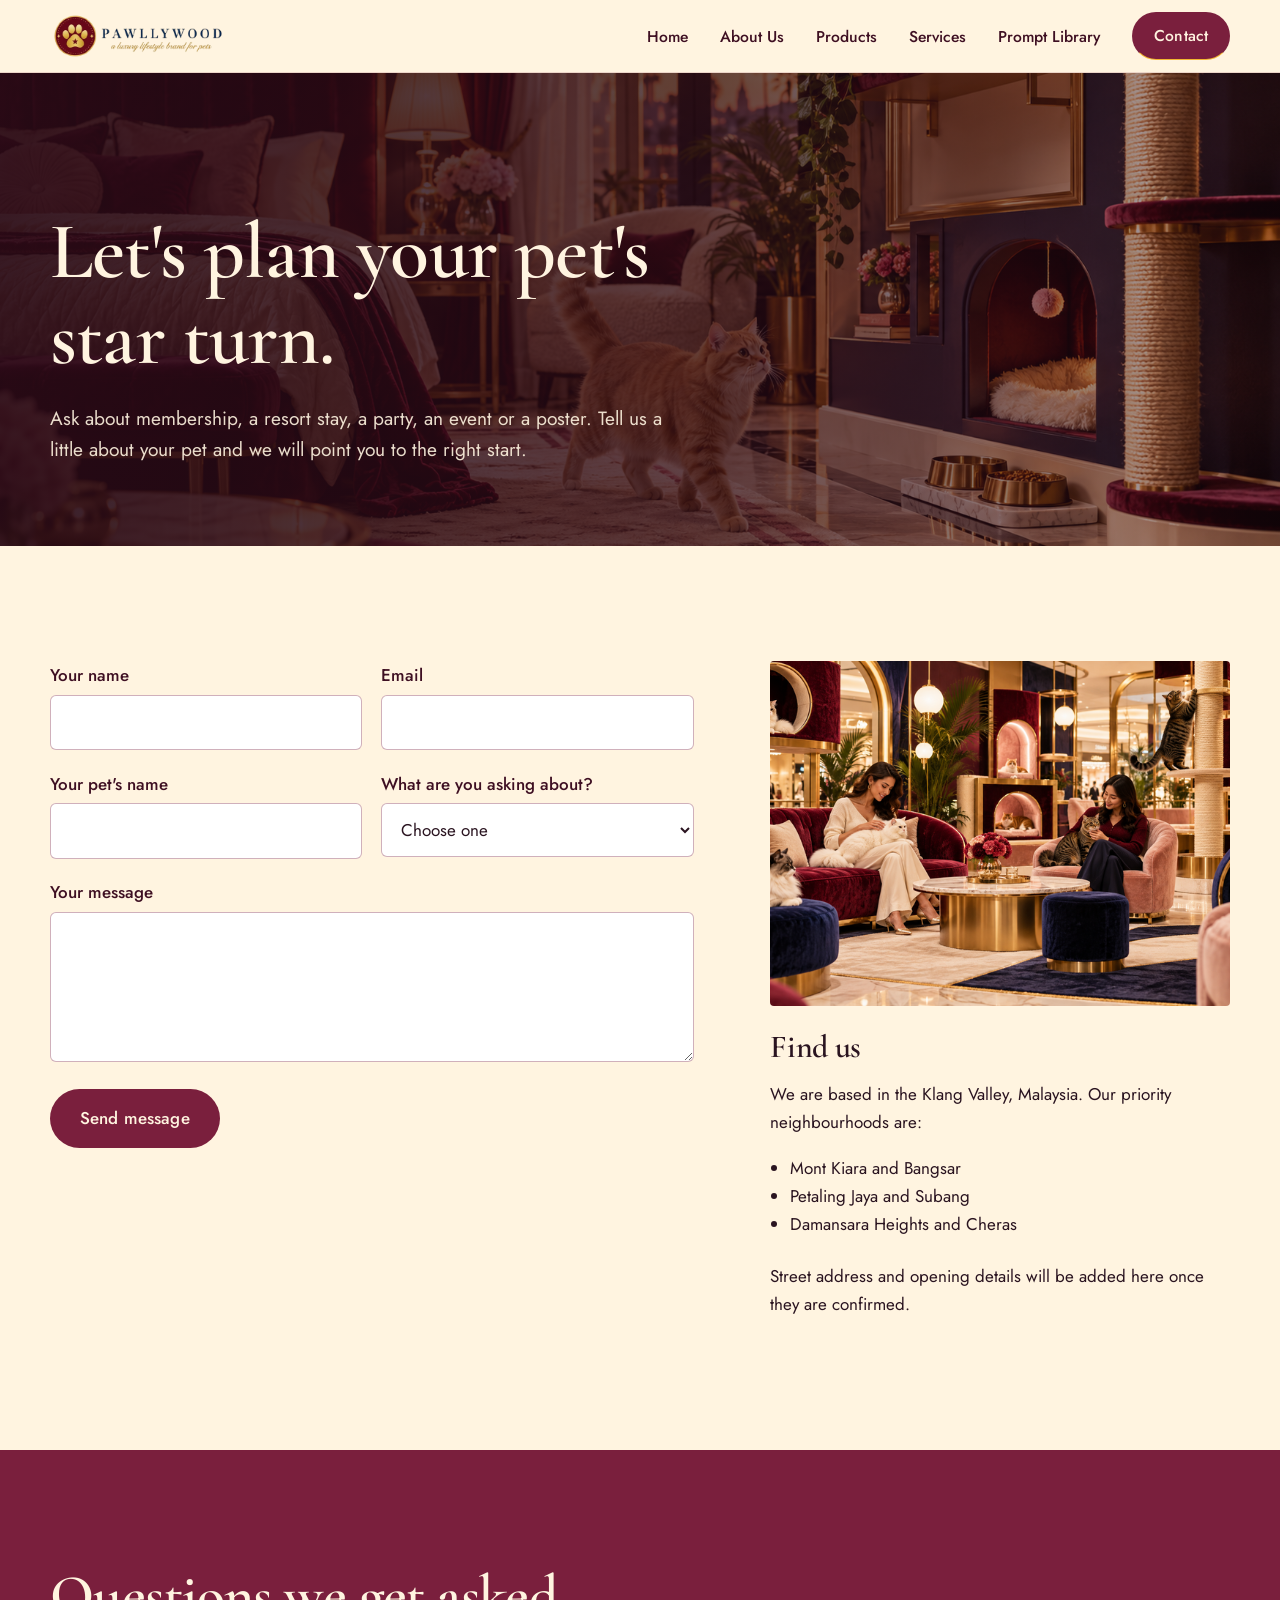
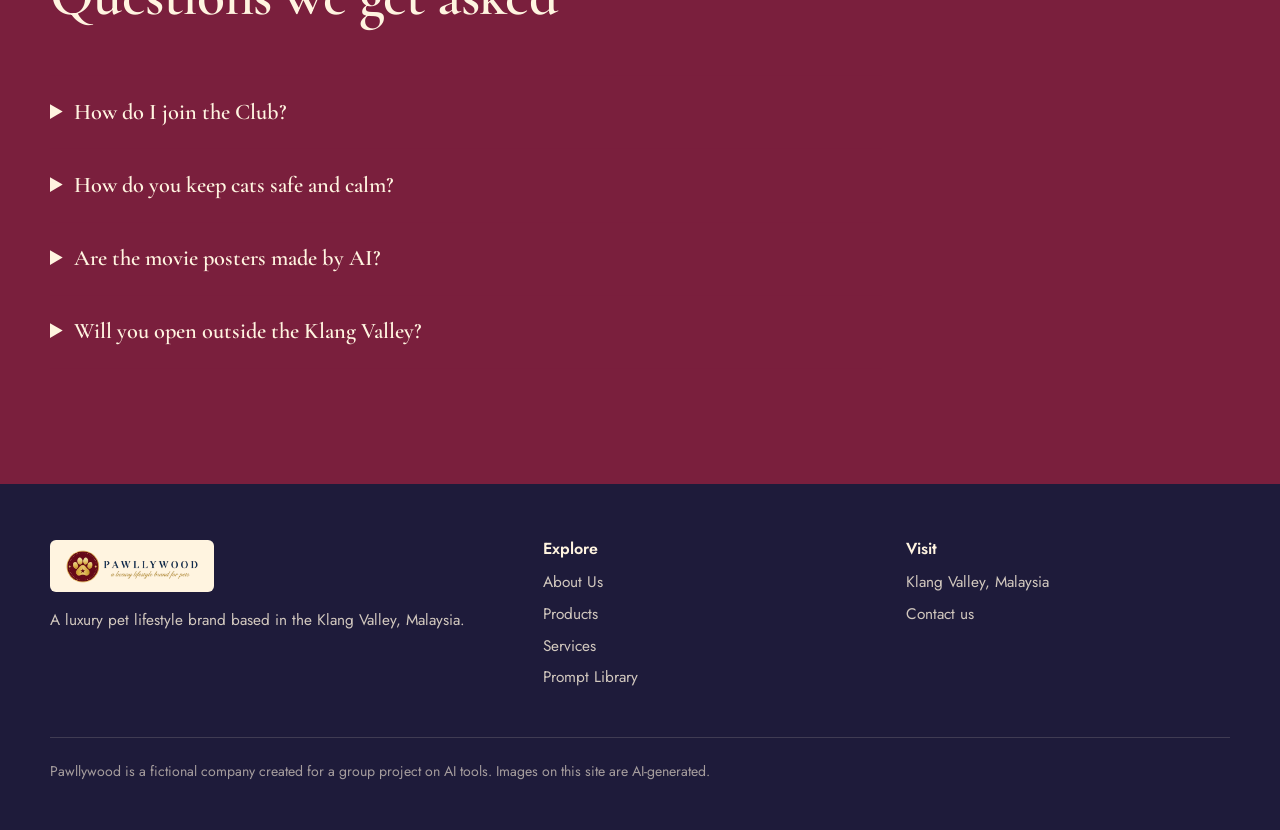
<file: contact.html>
<!DOCTYPE html>
<html lang="en">
<head>
<meta charset="utf-8">
<meta name="viewport" content="width=device-width, initial-scale=1">
<title>Contact | Pawllywood</title>
<meta name="description" content="Contact Pawllywood about Club membership, AURA Pet Resort stays, pet birthday parties, events, influencer management or AI pet movie posters.">
<link rel="preconnect" href="https://fonts.googleapis.com">
<link rel="preconnect" href="https://fonts.gstatic.com" crossorigin>
<link href="https://fonts.googleapis.com/css2?family=Cormorant+Garamond:wght@500;600;700&family=Jost:wght@400;500;600&display=swap" rel="stylesheet">
<link rel="stylesheet" href="styles.css">
</head>
<body>

<header class="site-header">
  <div class="wrap nav">
    <a class="brand" href="index.html" aria-label="Pawllywood home"><img src="images/logo.png" alt="Pawllywood, a luxury lifestyle brand for pets" width="480" height="136"></a>
    <button class="nav-toggle" aria-expanded="false" aria-controls="nav-links">Menu</button>
    <ul class="nav-links" id="nav-links">
      <li><a href="index.html">Home</a></li>
      <li><a href="about.html">About Us</a></li>
      <li><a href="product.html">Products</a></li>
      <li><a href="service.html">Services</a></li>
      <li><a href="prompt-library.html">Prompt Library</a></li>
      <li><a class="btn btn-velvet" href="contact.html" aria-current="page">Contact</a></li>
    </ul>
  </div>
</header>

<main>

  <section class="page-hero">
    <img src="images/resort-bedroom.png" alt="A luxury pet suite with a ginger cat exploring" width="1672" height="941">
    <div class="wrap">
      <h1>Let's plan your pet's star turn.</h1>
      <p>Ask about membership, a resort stay, a party, an event or a poster. Tell us a little about your pet and we will point you to the right start.</p>
    </div>
  </section>

  <section class="section">
    <div class="wrap contact-grid">
      <form class="form" id="enquiry" novalidate>
        <div class="two">
          <div class="field"><label for="name">Your name</label><input id="name" name="name" type="text" autocomplete="name" required></div>
          <div class="field"><label for="email">Email</label><input id="email" name="email" type="email" autocomplete="email" required></div>
        </div>
        <div class="two">
          <div class="field"><label for="pet">Your pet's name</label><input id="pet" name="pet" type="text"></div>
          <div class="field">
            <label for="topic">What are you asking about?</label>
            <select id="topic" name="topic" required>
              <option value="">Choose one</option>
              <option>Club membership</option>
              <option>AURA Pet Resort stay</option>
              <option>Pet birthday party</option>
              <option>Pet dating and Club events</option>
              <option>Pet influencer management</option>
              <option>AI pet movie poster</option>
              <option>Brand collaboration</option>
              <option>Something else</option>
            </select>
          </div>
        </div>
        <div class="field"><label for="message">Your message</label><textarea id="message" name="message" required></textarea></div>
        <div><button class="btn btn-velvet" type="submit" style="cursor:pointer;font:inherit;font-weight:500">Send message</button></div>
        <div class="form-msg" id="msg" role="status" aria-live="polite" hidden></div>
      </form>

      <aside class="aside">
        <div class="photo"><img src="images/lounge-owners.png" alt="Owners and cats relaxing in the Pawllywood lounge" loading="lazy"></div>
        <h2>Find us</h2>
        <p>We are based in the Klang Valley, Malaysia. Our priority neighbourhoods are:</p>
        <ul>
          <li>Mont Kiara and Bangsar</li>
          <li>Petaling Jaya and Subang</li>
          <li>Damansara Heights and Cheras</li>
        </ul>
        <p>Street address and opening details will be added here once they are confirmed.</p>
      </aside>
    </div>
  </section>

  <section class="section velvet faq">
    <div class="wrap">
      <div class="section-head"><h2>Questions we get asked</h2></div>
      <div style="max-width:52rem;color:var(--cream)">
        <details><summary style="color:var(--cream)">How do I join the Club?</summary><p style="color:rgba(255,244,224,.86)">Choose a membership tier: Paw Star, VIP Paw or Pawllywood Royalty. Club membership runs from RM49 to RM129 a month, and you can upgrade anytime. An event ticket at RM80 to RM90 is an easy way to try the Club first.</p></details>
        <details><summary style="color:var(--cream)">How do you keep cats safe and calm?</summary><p style="color:rgba(255,244,224,.86)">Cats relax in supervised zones with trained staff, vaccination checks and controlled capacity, so shared spaces stay calm.</p></details>
        <details><summary style="color:var(--cream)">Are the movie posters made by AI?</summary><p style="color:rgba(255,244,224,.86)">Yes. Our AI creates each poster from your pet's photo, and we always label AI-generated content clearly.</p></details>
        <details><summary style="color:var(--cream)">Will you open outside the Klang Valley?</summary><p style="color:rgba(255,244,224,.86)">That is the plan. We start in the Klang Valley, then expand to Johor Bahru and Penang.</p></details>
      </div>
    </div>
  </section>

</main>

<footer class="site-footer">
  <div class="wrap">
    <div class="footer-grid">
      <div>
        <img src="images/logo.png" alt="Pawllywood" width="480" height="136">
        <p>A luxury pet lifestyle brand based in the Klang Valley, Malaysia.</p>
      </div>
      <div>
        <h3>Explore</h3>
        <ul>
          <li><a href="about.html">About Us</a></li>
          <li><a href="product.html">Products</a></li>
          <li><a href="service.html">Services</a></li>
          <li><a href="prompt-library.html">Prompt Library</a></li>
        </ul>
      </div>
      <div>
        <h3>Visit</h3>
        <ul>
          <li>Klang Valley, Malaysia</li>
          <li><a href="contact.html">Contact us</a></li>
        </ul>
      </div>
    </div>
    <p class="fine">Pawllywood is a fictional company created for a group project on AI tools. Images on this site are AI-generated.</p>
  </div>
</footer>

<script>
  const toggle = document.querySelector('.nav-toggle');
  const links = document.getElementById('nav-links');
  toggle.addEventListener('click', () => {
    const open = links.classList.toggle('open');
    toggle.setAttribute('aria-expanded', open);
  });
</script>

<script>
  (function () {
    // Set this to a form service URL (for example a Formspree endpoint) to send messages to an inbox.
    var FORM_ENDPOINT = '';
    var form = document.getElementById('enquiry');
    var msg = document.getElementById('msg');
    form.addEventListener('submit', function (e) {
      e.preventDefault();
      var missing = [];
      ['name', 'email', 'topic', 'message'].forEach(function (id) {
        var el = document.getElementById(id);
        if (!el.value.trim()) missing.push(el.previousElementSibling.textContent.toLowerCase());
      });
      msg.hidden = false;
      if (missing.length) {
        msg.textContent = 'Please fill in: ' + missing.join(', ') + '.';
        return;
      }
      var email = document.getElementById('email').value;
      if (!/^[^@\s]+@[^@\s]+\.[^@\s]+$/.test(email)) {
        msg.textContent = 'Please enter a valid email address.';
        return;
      }
      var first = document.getElementById('name').value.trim().split(' ')[0];
      if (FORM_ENDPOINT) {
        fetch(FORM_ENDPOINT, { method: 'POST', headers: { 'Accept': 'application/json' }, body: new FormData(form) })
          .then(function (r) {
            if (!r.ok) throw new Error();
            msg.textContent = 'Thank you, ' + first + '. Your message has been sent.';
            form.reset();
          })
          .catch(function () { msg.textContent = 'Sorry, something went wrong. Please try again in a moment.'; });
      } else {
        msg.textContent = 'Thank you, ' + first + '. This form is not connected to an inbox yet, so your message has not been sent.';
      }
    });
  })();
</script>
</body>
</html>
</file>
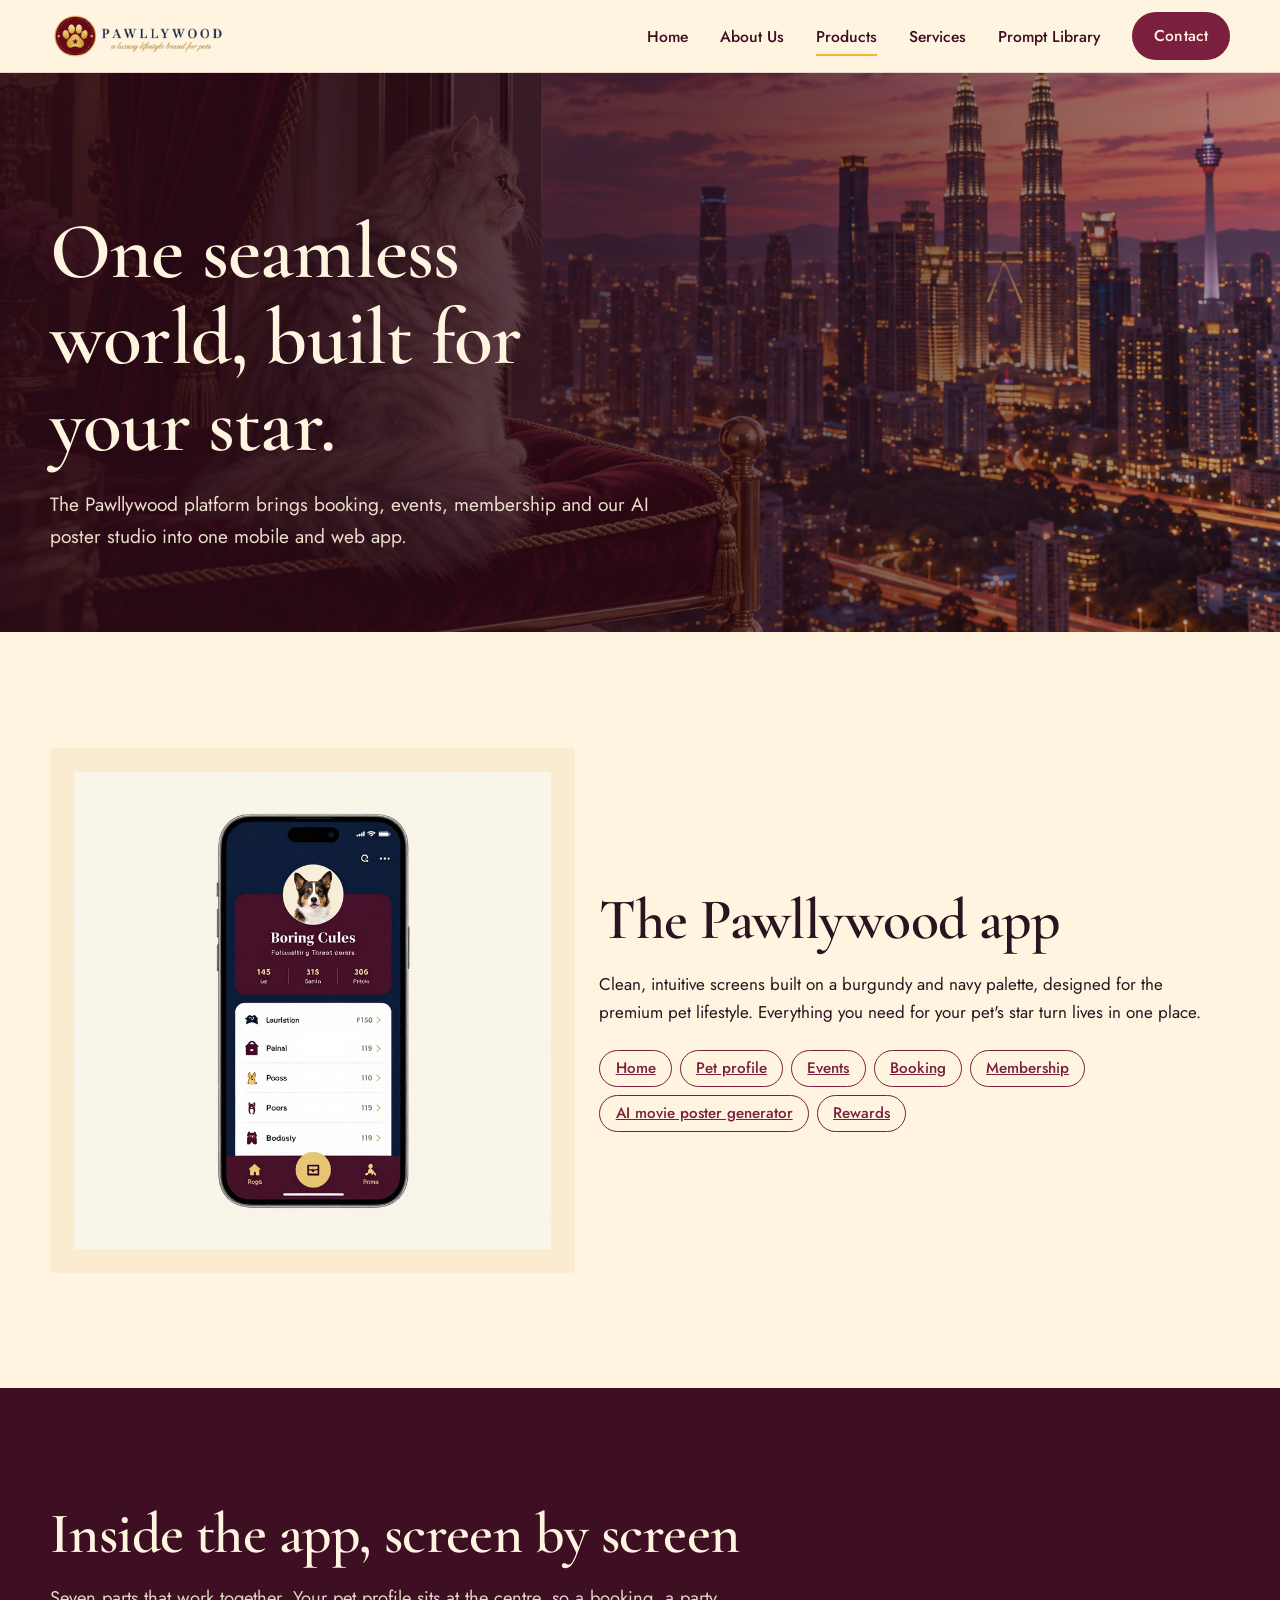
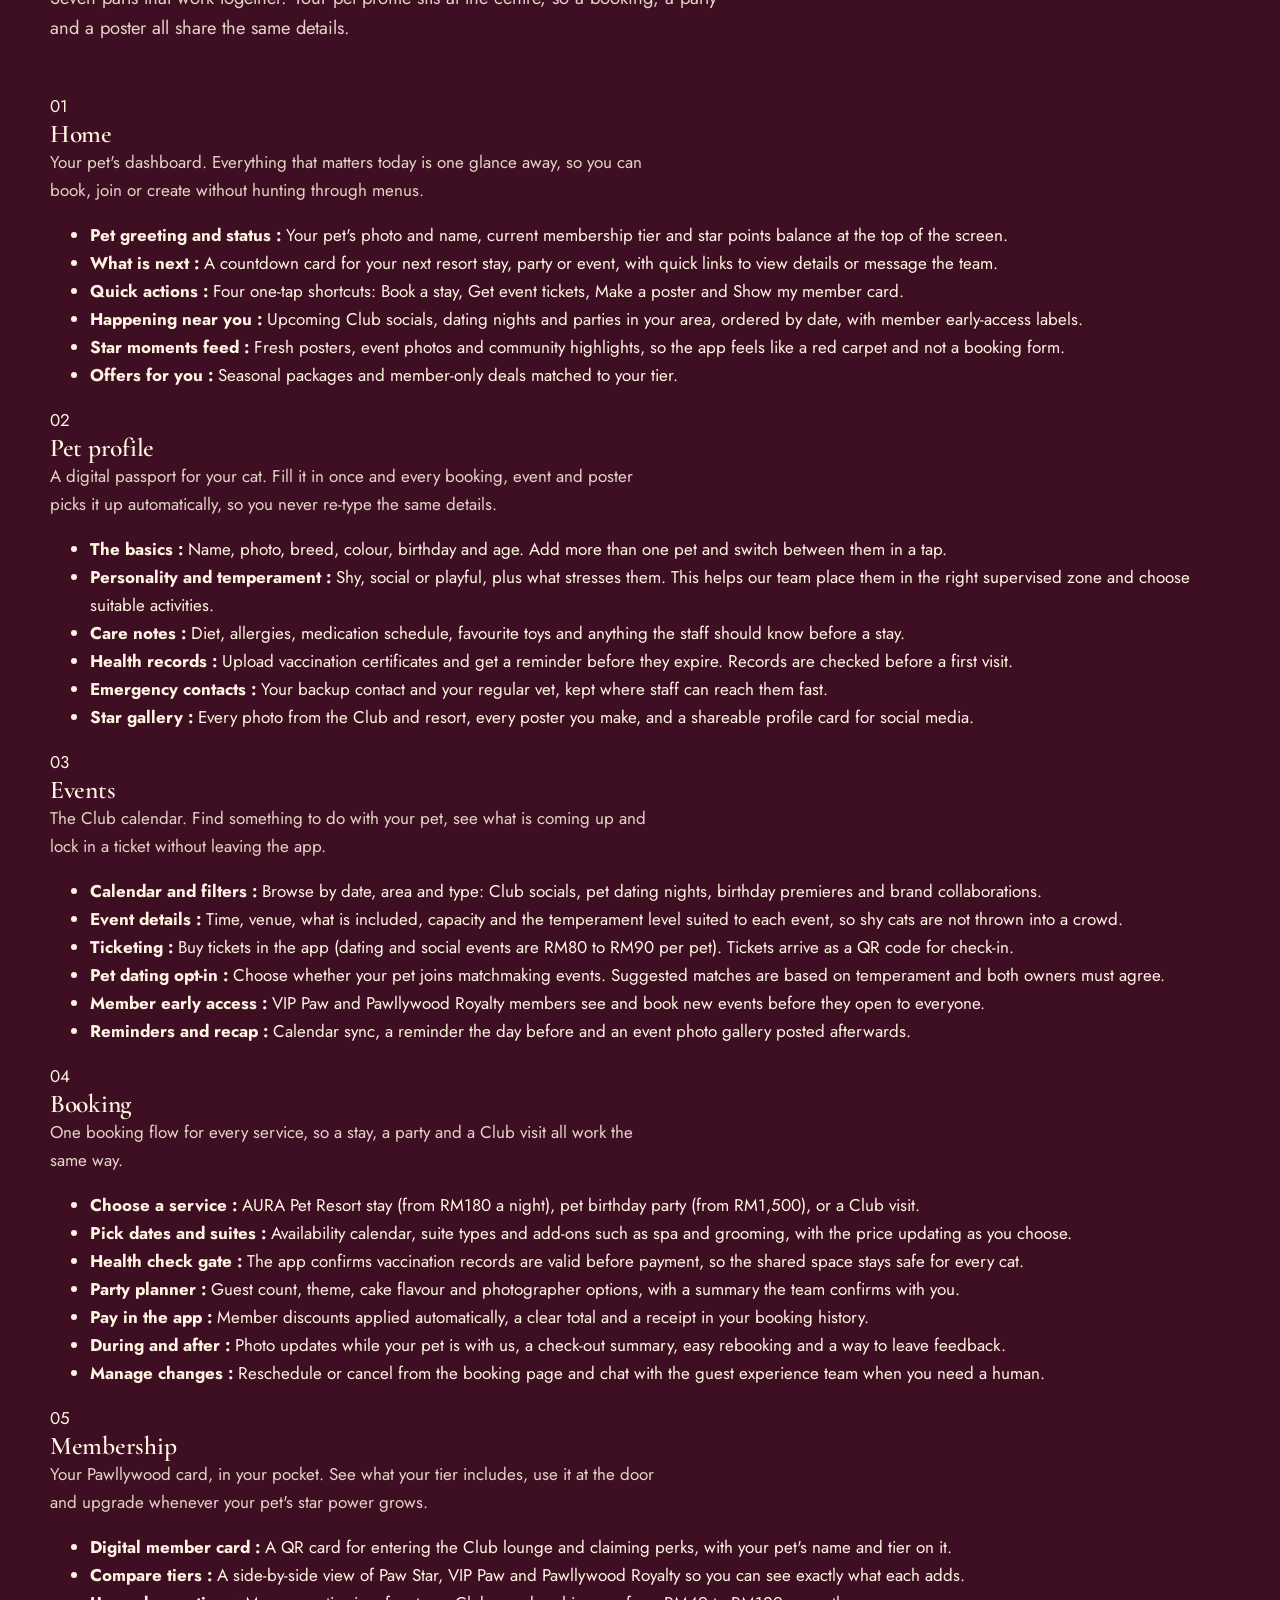
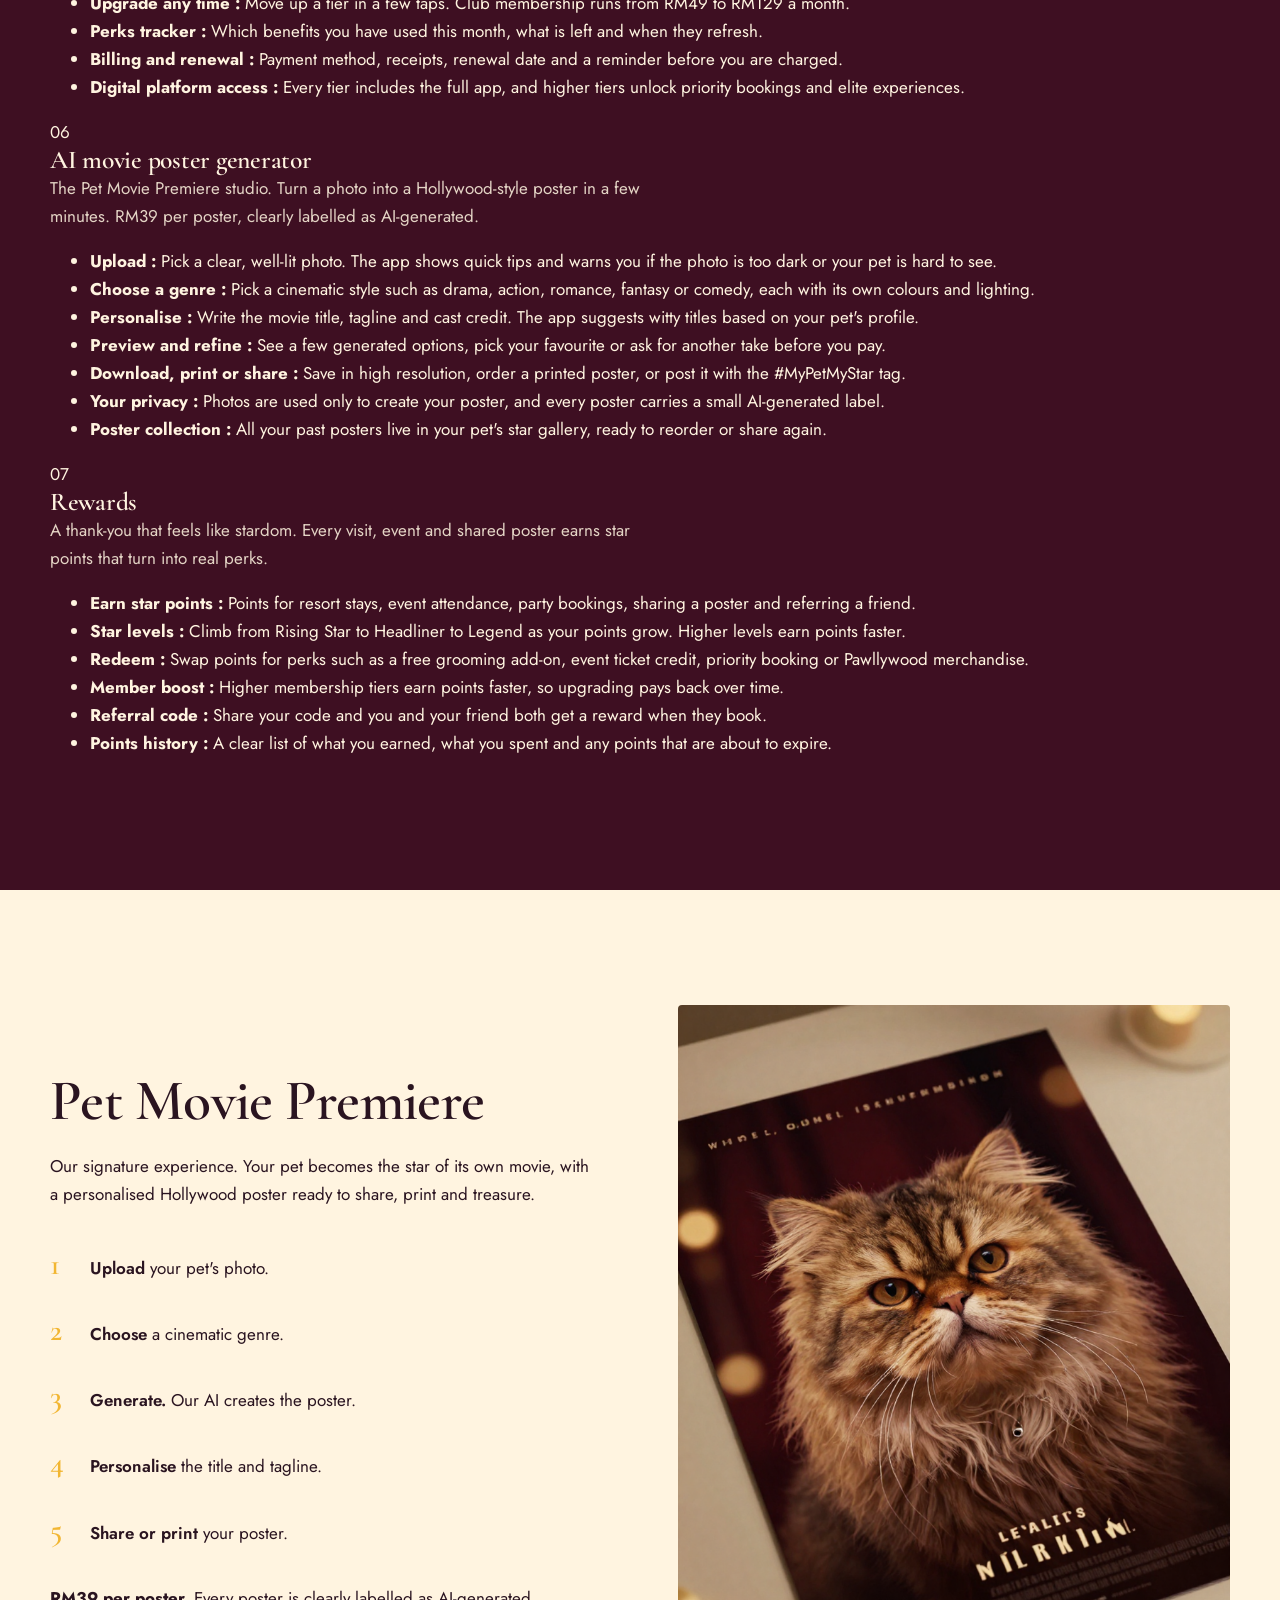
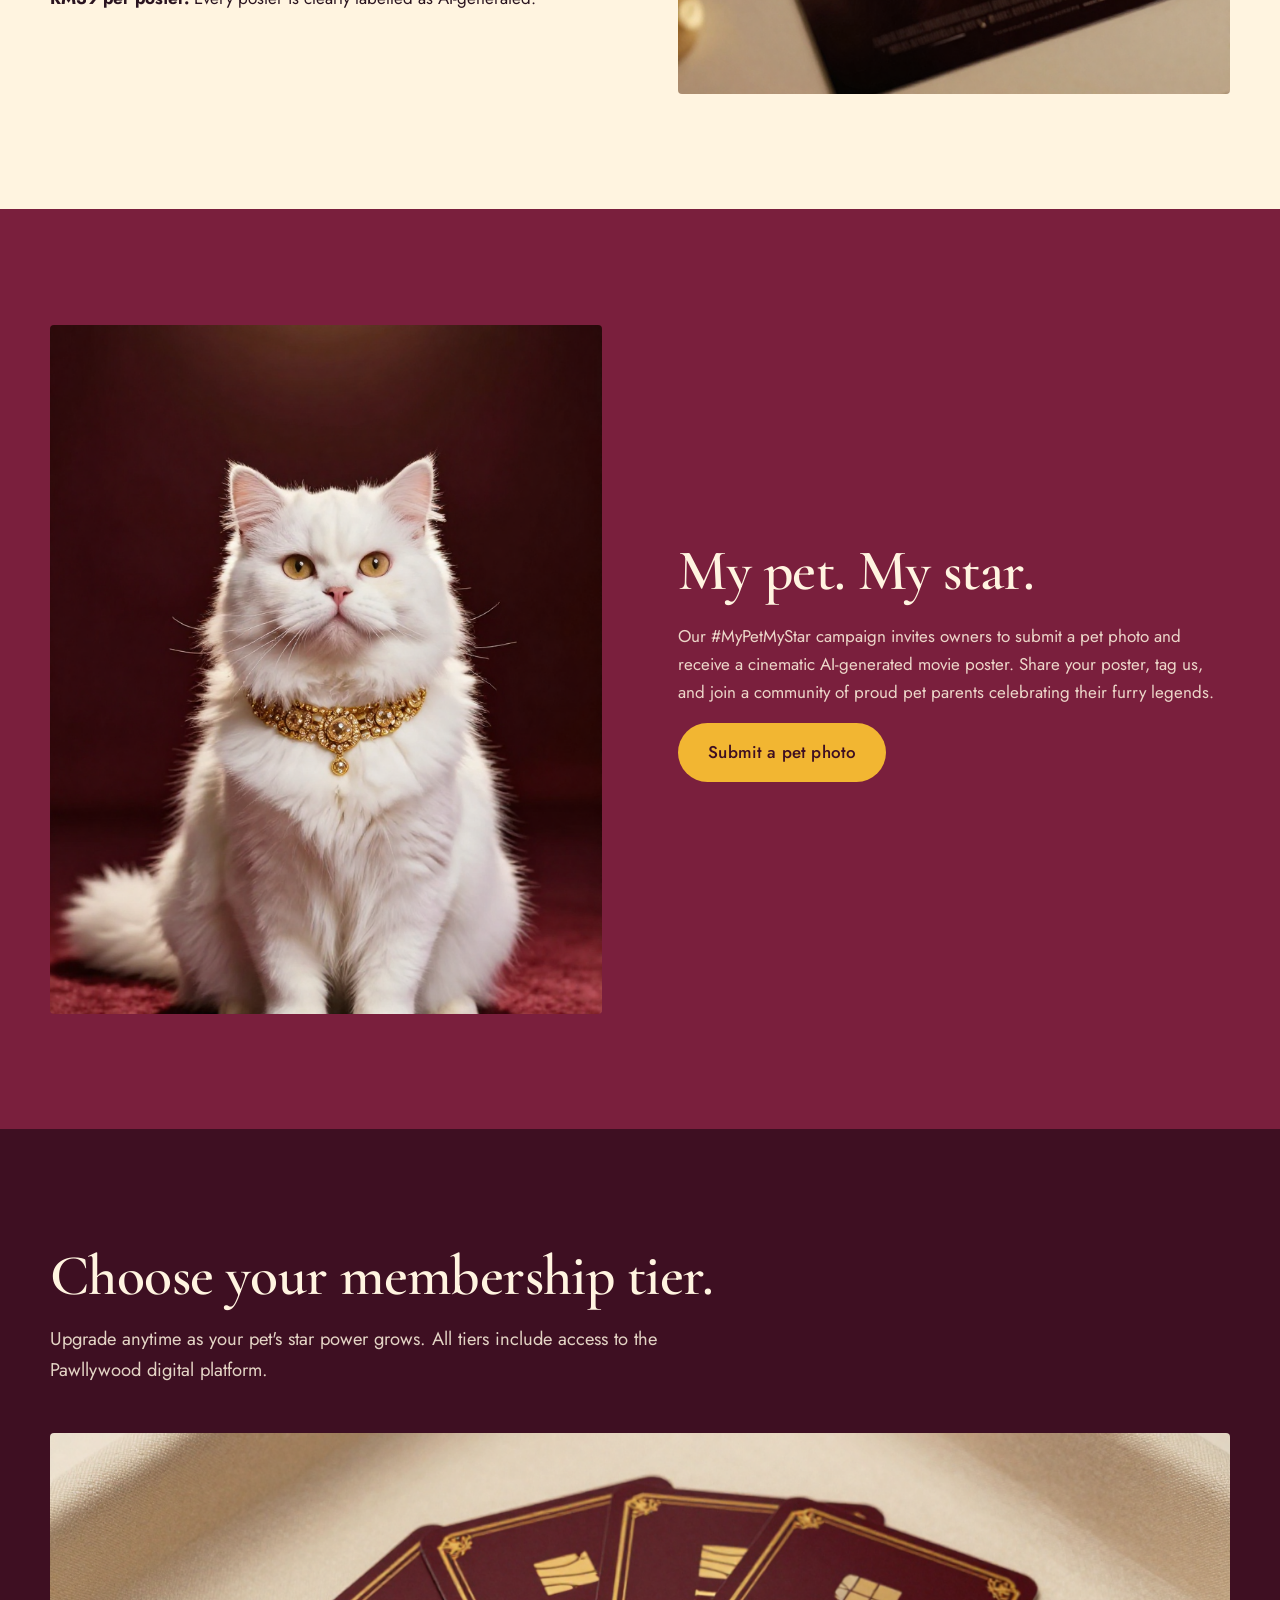
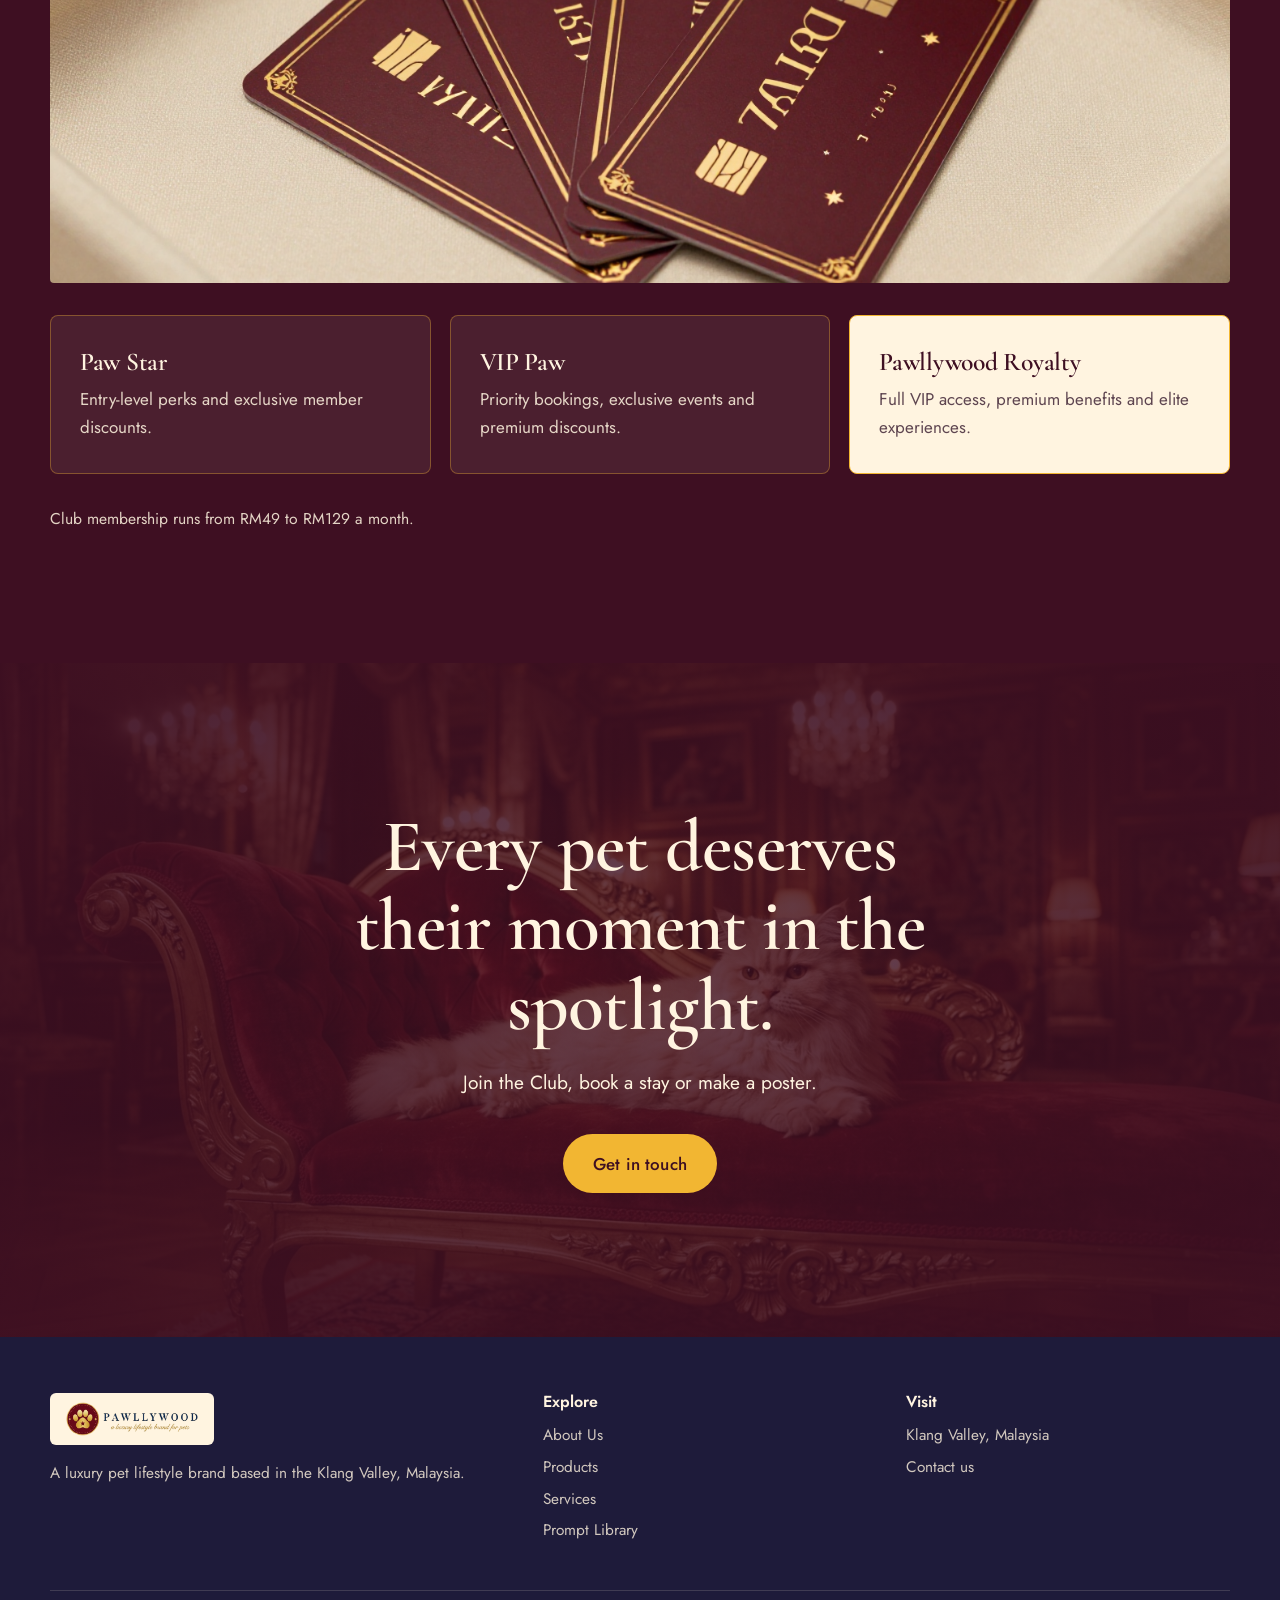
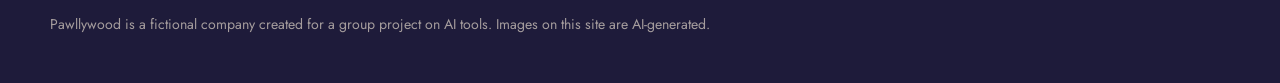
<file: product.html>
<!DOCTYPE html>
<html lang="en">
<head>
<meta charset="utf-8">
<meta name="viewport" content="width=device-width, initial-scale=1">
<title>Products | Pawllywood</title>
<meta name="description" content="The Pawllywood platform: pet profiles, booking, events, membership, rewards and the AI Pet Movie Premiere poster studio.">
<link rel="preconnect" href="https://fonts.googleapis.com">
<link rel="preconnect" href="https://fonts.gstatic.com" crossorigin>
<link href="https://fonts.googleapis.com/css2?family=Cormorant+Garamond:wght@500;600;700&family=Jost:wght@400;500;600&display=swap" rel="stylesheet">
<link rel="stylesheet" href="styles.css">
</head>
<body>

<header class="site-header">
  <div class="wrap nav">
    <a class="brand" href="index.html" aria-label="Pawllywood home"><img src="images/logo.png" alt="Pawllywood, a luxury lifestyle brand for pets" width="480" height="136"></a>
    <button class="nav-toggle" aria-expanded="false" aria-controls="nav-links">Menu</button>
    <ul class="nav-links" id="nav-links">
      <li><a href="index.html">Home</a></li>
      <li><a href="about.html">About Us</a></li>
      <li><a href="product.html" aria-current="page">Products</a></li>
      <li><a href="service.html">Services</a></li>
      <li><a href="prompt-library.html">Prompt Library</a></li>
      <li><a class="btn btn-velvet" href="contact.html">Contact</a></li>
    </ul>
  </div>
</header>

<main>

  <section class="page-hero">
    <img src="images/klcc-cat.png" alt="A fluffy cat on a velvet sofa with the Kuala Lumpur skyline at dusk" width="1672" height="941">
    <div class="wrap">
      <h1>One seamless world, built for your star.</h1>
      <p>The Pawllywood platform brings booking, events, membership and our AI poster studio into one mobile and web app.</p>
    </div>
  </section>

  <section class="section">
    <div class="wrap screens">
      <div class="photo phone"><img src="images/app-home-screen.png" alt="The Pawllywood app home screen showing a pet profile and menu" loading="lazy" width="820" height="820"></div>
      <div>
        <h2>The Pawllywood app</h2>
        <p style="margin-top:1.2rem">Clean, intuitive screens built on a burgundy and navy palette, designed for the premium pet lifestyle. Everything you need for your pet's star turn lives in one place.</p>
        <ul class="screen-list">
          <li><a href="#app-home">Home</a></li><li><a href="#app-profile">Pet profile</a></li><li><a href="#app-events">Events</a></li><li><a href="#app-booking">Booking</a></li><li><a href="#app-membership">Membership</a></li><li><a href="#app-poster">AI movie poster generator</a></li><li><a href="#app-rewards">Rewards</a></li>
        </ul>
      </div>
    </div>
  </section>

  <section class="section dark" id="app-features">
    <div class="wrap">
      <div class="section-head">
        <h2>Inside the app, screen by screen</h2>
        <p>Seven parts that work together. Your pet profile sits at the centre, so a booking, a party and a poster all share the same details.</p>
      </div>
      <article class="feat" id="app-home">
        <div class="feat-head">
          <span class="feat-num">01</span>
          <h3>Home</h3>
          <p>Your pet's dashboard. Everything that matters today is one glance away, so you can book, join or create without hunting through menus.</p>
        </div>
        <ul class="covers"><li><strong>Pet greeting and status : </strong><span>Your pet's photo and name, current membership tier and star points balance at the top of the screen.</span></li><li><strong>What is next : </strong><span>A countdown card for your next resort stay, party or event, with quick links to view details or message the team.</span></li><li><strong>Quick actions : </strong><span>Four one-tap shortcuts: Book a stay, Get event tickets, Make a poster and Show my member card.</span></li><li><strong>Happening near you : </strong><span>Upcoming Club socials, dating nights and parties in your area, ordered by date, with member early-access labels.</span></li><li><strong>Star moments feed : </strong><span>Fresh posters, event photos and community highlights, so the app feels like a red carpet and not a booking form.</span></li><li><strong>Offers for you : </strong><span>Seasonal packages and member-only deals matched to your tier.</span></li></ul>
      </article>
      <article class="feat" id="app-profile">
        <div class="feat-head">
          <span class="feat-num">02</span>
          <h3>Pet profile</h3>
          <p>A digital passport for your cat. Fill it in once and every booking, event and poster picks it up automatically, so you never re-type the same details.</p>
        </div>
        <ul class="covers"><li><strong>The basics : </strong><span>Name, photo, breed, colour, birthday and age. Add more than one pet and switch between them in a tap.</span></li><li><strong>Personality and temperament : </strong><span>Shy, social or playful, plus what stresses them. This helps our team place them in the right supervised zone and choose suitable activities.</span></li><li><strong>Care notes : </strong><span>Diet, allergies, medication schedule, favourite toys and anything the staff should know before a stay.</span></li><li><strong>Health records : </strong><span>Upload vaccination certificates and get a reminder before they expire. Records are checked before a first visit.</span></li><li><strong>Emergency contacts : </strong><span>Your backup contact and your regular vet, kept where staff can reach them fast.</span></li><li><strong>Star gallery : </strong><span>Every photo from the Club and resort, every poster you make, and a shareable profile card for social media.</span></li></ul>
      </article>
      <article class="feat" id="app-events">
        <div class="feat-head">
          <span class="feat-num">03</span>
          <h3>Events</h3>
          <p>The Club calendar. Find something to do with your pet, see what is coming up and lock in a ticket without leaving the app.</p>
        </div>
        <ul class="covers"><li><strong>Calendar and filters : </strong><span>Browse by date, area and type: Club socials, pet dating nights, birthday premieres and brand collaborations.</span></li><li><strong>Event details : </strong><span>Time, venue, what is included, capacity and the temperament level suited to each event, so shy cats are not thrown into a crowd.</span></li><li><strong>Ticketing : </strong><span>Buy tickets in the app (dating and social events are RM80 to RM90 per pet). Tickets arrive as a QR code for check-in.</span></li><li><strong>Pet dating opt-in : </strong><span>Choose whether your pet joins matchmaking events. Suggested matches are based on temperament and both owners must agree.</span></li><li><strong>Member early access : </strong><span>VIP Paw and Pawllywood Royalty members see and book new events before they open to everyone.</span></li><li><strong>Reminders and recap : </strong><span>Calendar sync, a reminder the day before and an event photo gallery posted afterwards.</span></li></ul>
      </article>
      <article class="feat" id="app-booking">
        <div class="feat-head">
          <span class="feat-num">04</span>
          <h3>Booking</h3>
          <p>One booking flow for every service, so a stay, a party and a Club visit all work the same way.</p>
        </div>
        <ul class="covers"><li><strong>Choose a service : </strong><span>AURA Pet Resort stay (from RM180 a night), pet birthday party (from RM1,500), or a Club visit.</span></li><li><strong>Pick dates and suites : </strong><span>Availability calendar, suite types and add-ons such as spa and grooming, with the price updating as you choose.</span></li><li><strong>Health check gate : </strong><span>The app confirms vaccination records are valid before payment, so the shared space stays safe for every cat.</span></li><li><strong>Party planner : </strong><span>Guest count, theme, cake flavour and photographer options, with a summary the team confirms with you.</span></li><li><strong>Pay in the app : </strong><span>Member discounts applied automatically, a clear total and a receipt in your booking history.</span></li><li><strong>During and after : </strong><span>Photo updates while your pet is with us, a check-out summary, easy rebooking and a way to leave feedback.</span></li><li><strong>Manage changes : </strong><span>Reschedule or cancel from the booking page and chat with the guest experience team when you need a human.</span></li></ul>
      </article>
      <article class="feat" id="app-membership">
        <div class="feat-head">
          <span class="feat-num">05</span>
          <h3>Membership</h3>
          <p>Your Pawllywood card, in your pocket. See what your tier includes, use it at the door and upgrade whenever your pet's star power grows.</p>
        </div>
        <ul class="covers"><li><strong>Digital member card : </strong><span>A QR card for entering the Club lounge and claiming perks, with your pet's name and tier on it.</span></li><li><strong>Compare tiers : </strong><span>A side-by-side view of Paw Star, VIP Paw and Pawllywood Royalty so you can see exactly what each adds.</span></li><li><strong>Upgrade any time : </strong><span>Move up a tier in a few taps. Club membership runs from RM49 to RM129 a month.</span></li><li><strong>Perks tracker : </strong><span>Which benefits you have used this month, what is left and when they refresh.</span></li><li><strong>Billing and renewal : </strong><span>Payment method, receipts, renewal date and a reminder before you are charged.</span></li><li><strong>Digital platform access : </strong><span>Every tier includes the full app, and higher tiers unlock priority bookings and elite experiences.</span></li></ul>
      </article>
      <article class="feat" id="app-poster">
        <div class="feat-head">
          <span class="feat-num">06</span>
          <h3>AI movie poster generator</h3>
          <p>The Pet Movie Premiere studio. Turn a photo into a Hollywood-style poster in a few minutes. RM39 per poster, clearly labelled as AI-generated.</p>
        </div>
        <ul class="covers"><li><strong>Upload : </strong><span>Pick a clear, well-lit photo. The app shows quick tips and warns you if the photo is too dark or your pet is hard to see.</span></li><li><strong>Choose a genre : </strong><span>Pick a cinematic style such as drama, action, romance, fantasy or comedy, each with its own colours and lighting.</span></li><li><strong>Personalise : </strong><span>Write the movie title, tagline and cast credit. The app suggests witty titles based on your pet's profile.</span></li><li><strong>Preview and refine : </strong><span>See a few generated options, pick your favourite or ask for another take before you pay.</span></li><li><strong>Download, print or share : </strong><span>Save in high resolution, order a printed poster, or post it with the #MyPetMyStar tag.</span></li><li><strong>Your privacy : </strong><span>Photos are used only to create your poster, and every poster carries a small AI-generated label.</span></li><li><strong>Poster collection : </strong><span>All your past posters live in your pet's star gallery, ready to reorder or share again.</span></li></ul>
      </article>
      <article class="feat" id="app-rewards">
        <div class="feat-head">
          <span class="feat-num">07</span>
          <h3>Rewards</h3>
          <p>A thank-you that feels like stardom. Every visit, event and shared poster earns star points that turn into real perks.</p>
        </div>
        <ul class="covers"><li><strong>Earn star points : </strong><span>Points for resort stays, event attendance, party bookings, sharing a poster and referring a friend.</span></li><li><strong>Star levels : </strong><span>Climb from Rising Star to Headliner to Legend as your points grow. Higher levels earn points faster.</span></li><li><strong>Redeem : </strong><span>Swap points for perks such as a free grooming add-on, event ticket credit, priority booking or Pawllywood merchandise.</span></li><li><strong>Member boost : </strong><span>Higher membership tiers earn points faster, so upgrading pays back over time.</span></li><li><strong>Referral code : </strong><span>Share your code and you and your friend both get a reward when they book.</span></li><li><strong>Points history : </strong><span>A clear list of what you earned, what you spent and any points that are about to expire.</span></li></ul>
      </article>
    </div>
  </section>

  <section class="section" id="studio">
    <div class="wrap split">
      <div>
        <h2>Pet Movie Premiere</h2>
        <p style="margin-top:1.2rem">Our signature experience. Your pet becomes the star of its own movie, with a personalised Hollywood poster ready to share, print and treasure.</p>
        <ol class="studio-steps">
          <li><span><strong>Upload</strong> your pet's photo.</span></li>
          <li><span><strong>Choose</strong> a cinematic genre.</span></li>
          <li><span><strong>Generate.</strong> Our AI creates the poster.</span></li>
          <li><span><strong>Personalise</strong> the title and tagline.</span></li>
          <li><span><strong>Share or print</strong> your poster.</span></li>
        </ol>
        <p style="margin-top:1.8rem"><strong>RM39 per poster.</strong> Every poster is clearly labelled as AI-generated.</p>
      </div>
      <div class="photo" style="aspect-ratio:4/5"><img src="images/pawther-poster.png" alt="A cinematic poster of a fluffy cat titled The Pawther" loading="lazy" width="778" height="1109"></div>
    </div>
  </section>

  <section class="section velvet" id="campaign">
    <div class="wrap split">
      <div class="photo" style="aspect-ratio:4/5"><img src="images/collar-cat.png" alt="A white cat with a jewelled collar on a red carpet" loading="lazy" width="768" height="1392" style="object-position:50% 30%"></div>
      <div>
        <h2>My pet. My star.</h2>
        <p style="margin-top:1.2rem">Our #MyPetMyStar campaign invites owners to submit a pet photo and receive a cinematic AI-generated movie poster. Share your poster, tag us, and join a community of proud pet parents celebrating their furry legends.</p>
        <p><a class="btn btn-gold" href="contact.html">Submit a pet photo</a></p>
      </div>
    </div>
  </section>

  <section class="section dark" id="membership">
    <div class="wrap">
      <div class="section-head">
        <h2>Choose your membership tier.</h2>
        <p>Upgrade anytime as your pet's star power grows. All tiers include access to the Pawllywood digital platform.</p>
      </div>
      <div class="photo" style="aspect-ratio:21/8"><img src="images/membership-cards.png" alt="Fanned burgundy and gold Pawllywood membership cards" loading="lazy" style="object-position:50% 50%"></div>
      <div class="tier-line">
        <div class="tier"><h3>Paw Star</h3><p>Entry-level perks and exclusive member discounts.</p></div>
        <div class="tier"><h3>VIP Paw</h3><p>Priority bookings, exclusive events and premium discounts.</p></div>
        <div class="tier top"><h3>Pawllywood Royalty</h3><p>Full VIP access, premium benefits and elite experiences.</p></div>
      </div>
      <p class="member-note">Club membership runs from RM49 to RM129 a month.</p>
    </div>
  </section>

  <section class="closing">
    <img src="images/chaise-cat.png" alt="" loading="lazy">
    <div class="wrap">
      <h2>Every pet deserves their moment in the spotlight.</h2>
      <p>Join the Club, book a stay or make a poster.</p>
      <a class="btn btn-gold" href="contact.html">Get in touch</a>
    </div>
  </section>

</main>

<footer class="site-footer">
  <div class="wrap">
    <div class="footer-grid">
      <div>
        <img src="images/logo.png" alt="Pawllywood" width="480" height="136">
        <p>A luxury pet lifestyle brand based in the Klang Valley, Malaysia.</p>
      </div>
      <div>
        <h3>Explore</h3>
        <ul>
          <li><a href="about.html">About Us</a></li>
          <li><a href="product.html">Products</a></li>
          <li><a href="service.html">Services</a></li>
          <li><a href="prompt-library.html">Prompt Library</a></li>
        </ul>
      </div>
      <div>
        <h3>Visit</h3>
        <ul>
          <li>Klang Valley, Malaysia</li>
          <li><a href="contact.html">Contact us</a></li>
        </ul>
      </div>
    </div>
    <p class="fine">Pawllywood is a fictional company created for a group project on AI tools. Images on this site are AI-generated.</p>
  </div>
</footer>

<script>
  const toggle = document.querySelector('.nav-toggle');
  const links = document.getElementById('nav-links');
  toggle.addEventListener('click', () => {
    const open = links.classList.toggle('open');
    toggle.setAttribute('aria-expanded', open);
  });
</script>

</body>
</html>
</file>
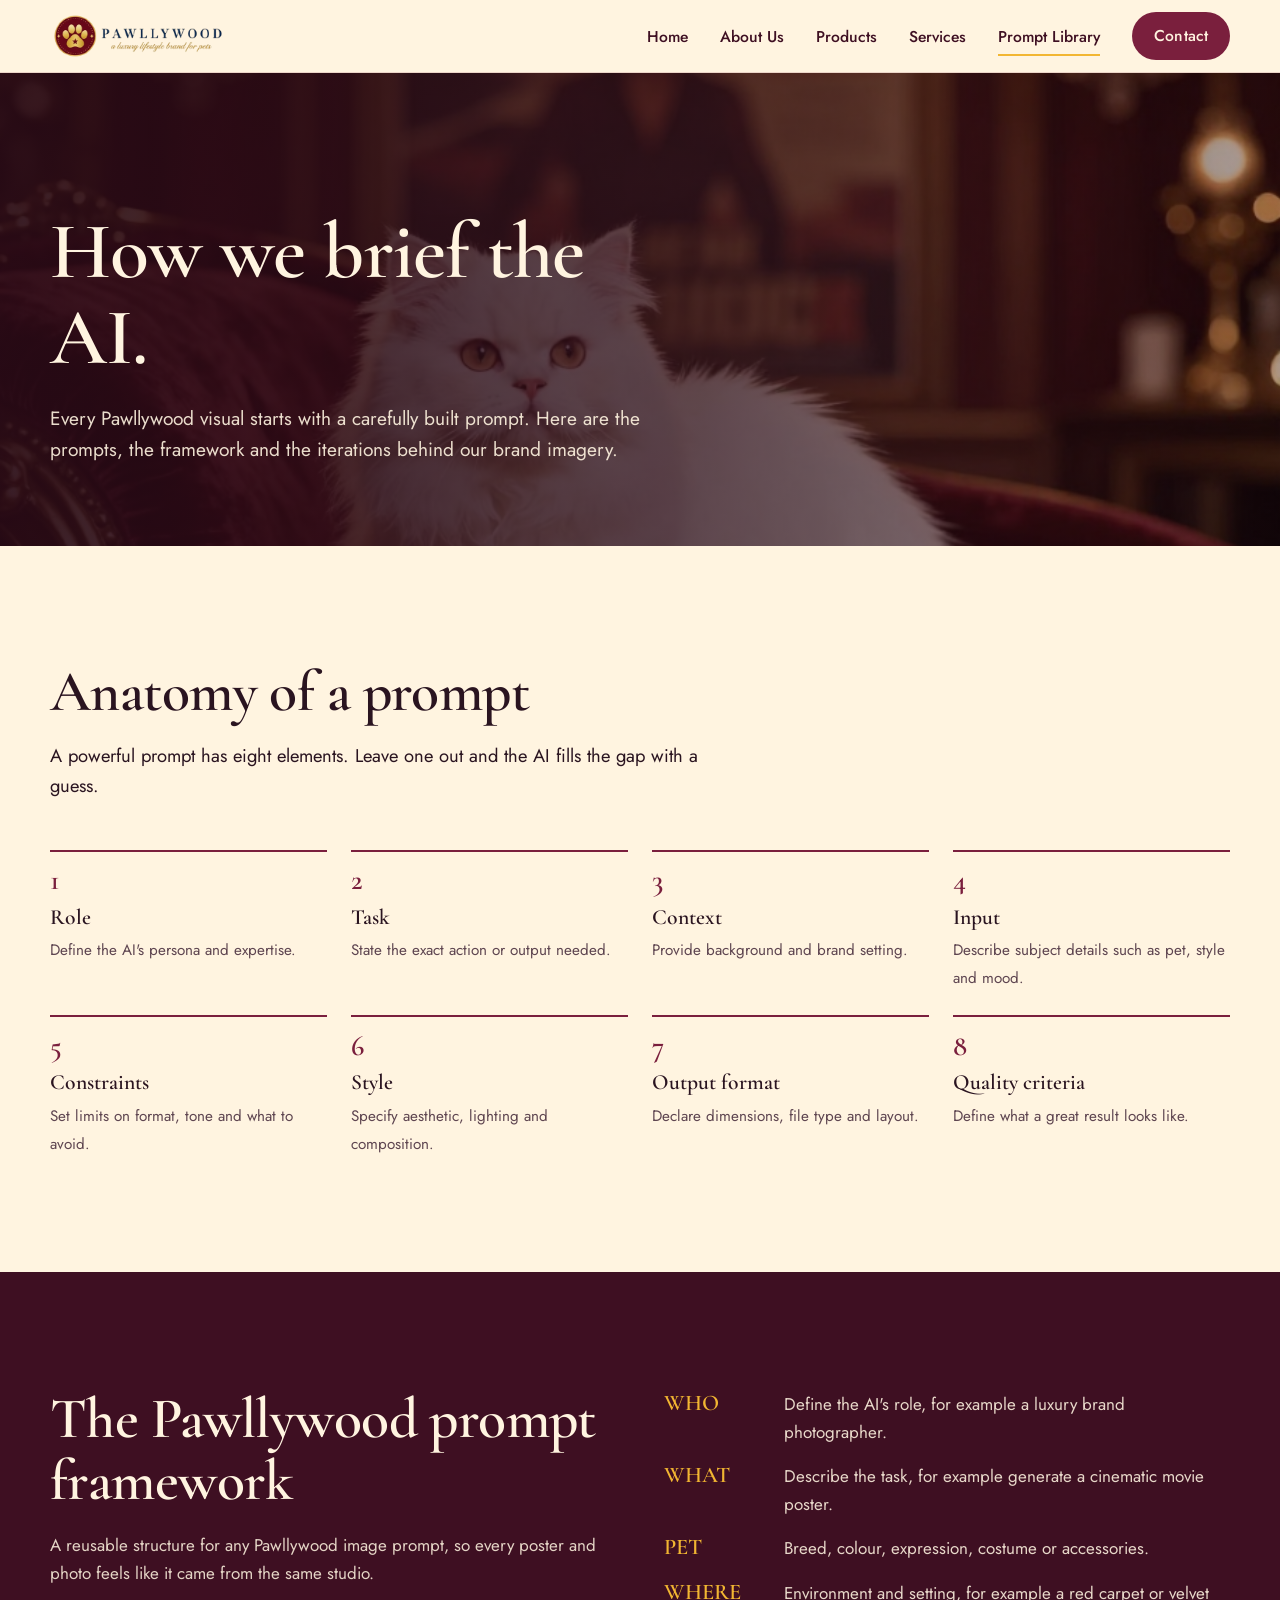
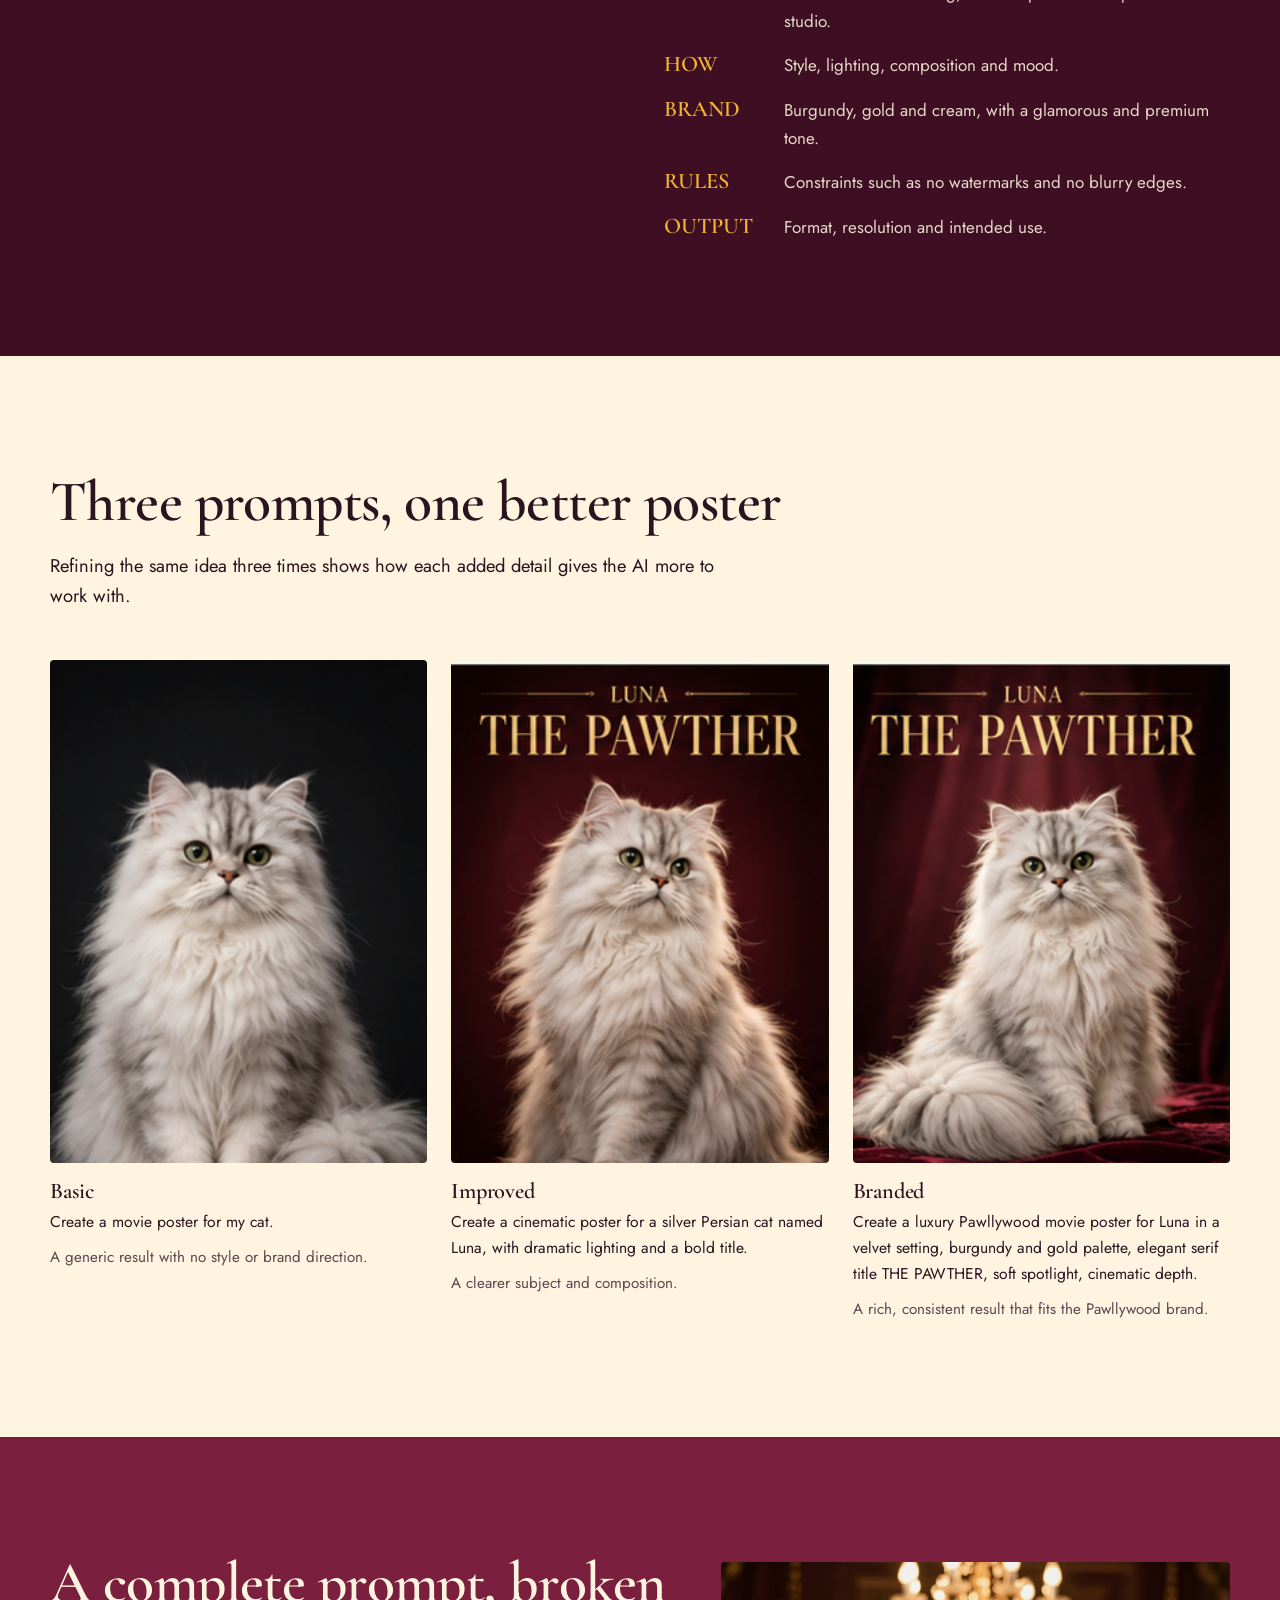
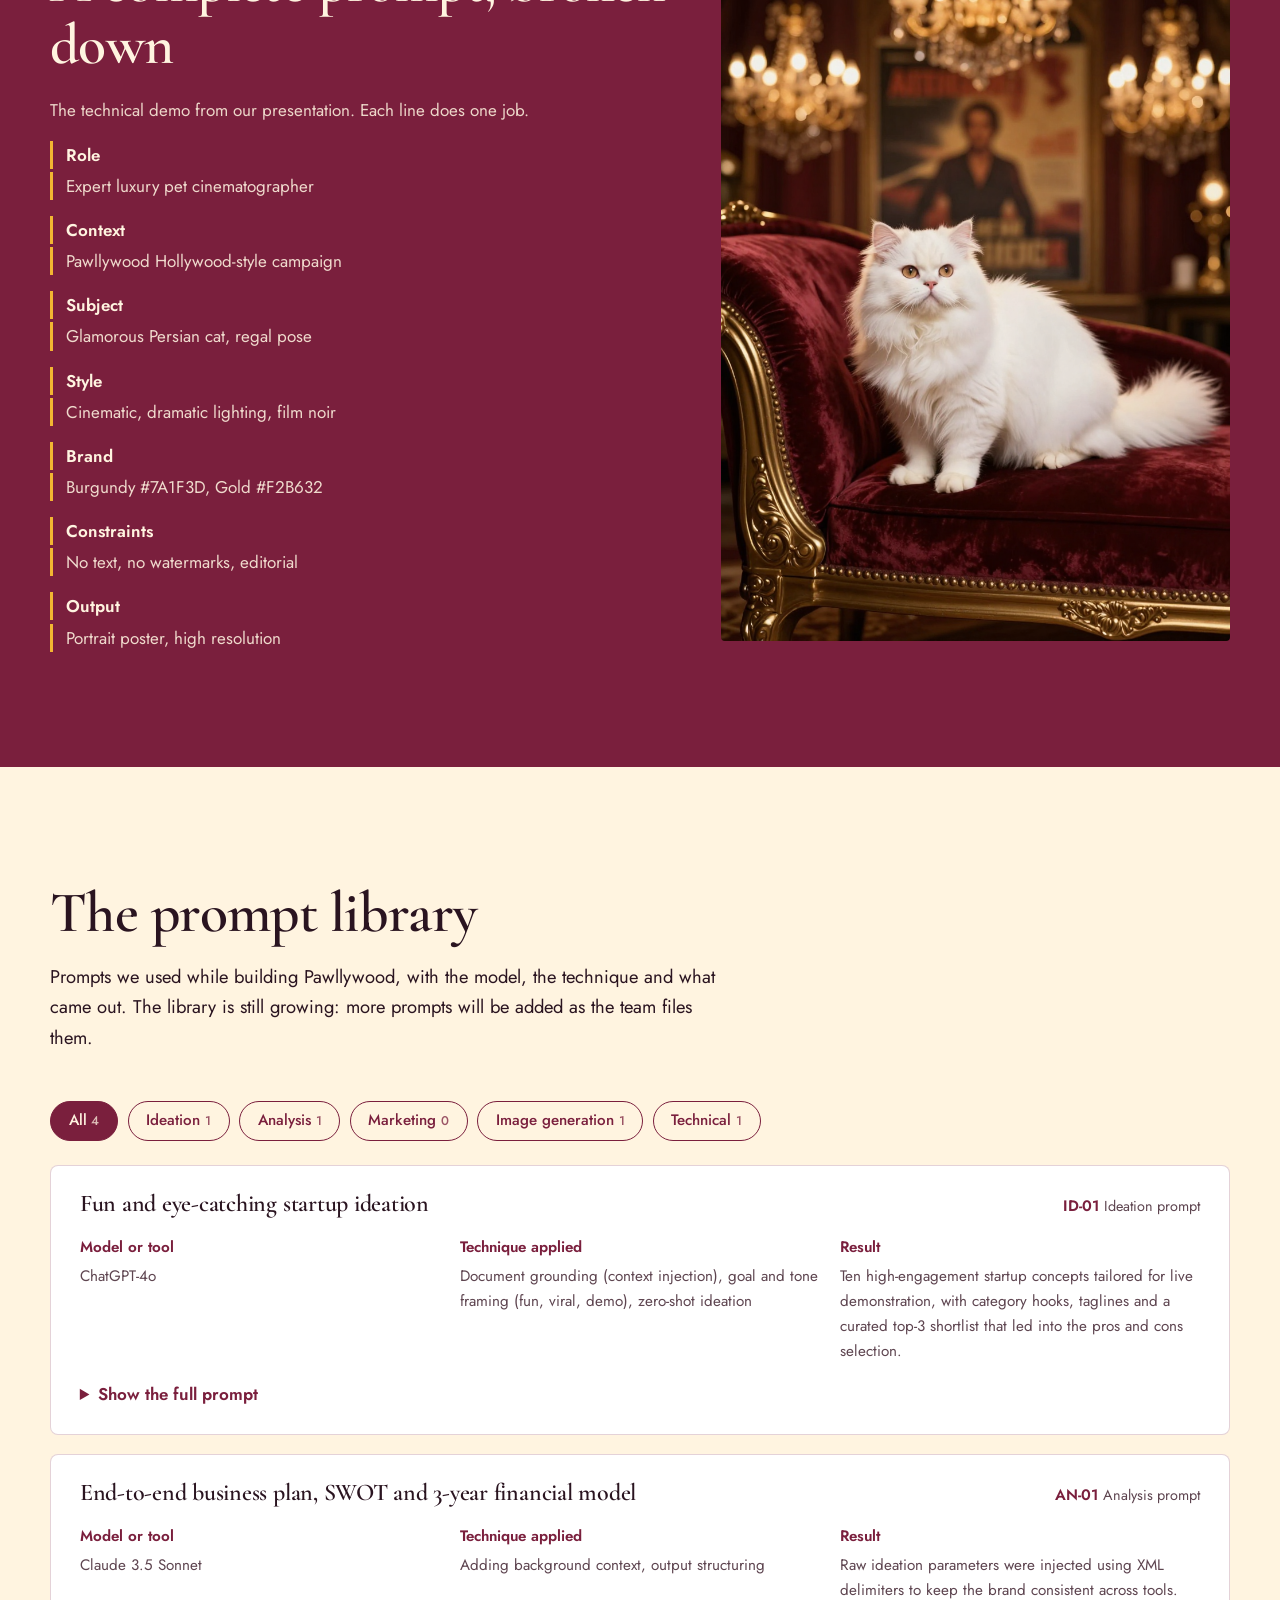
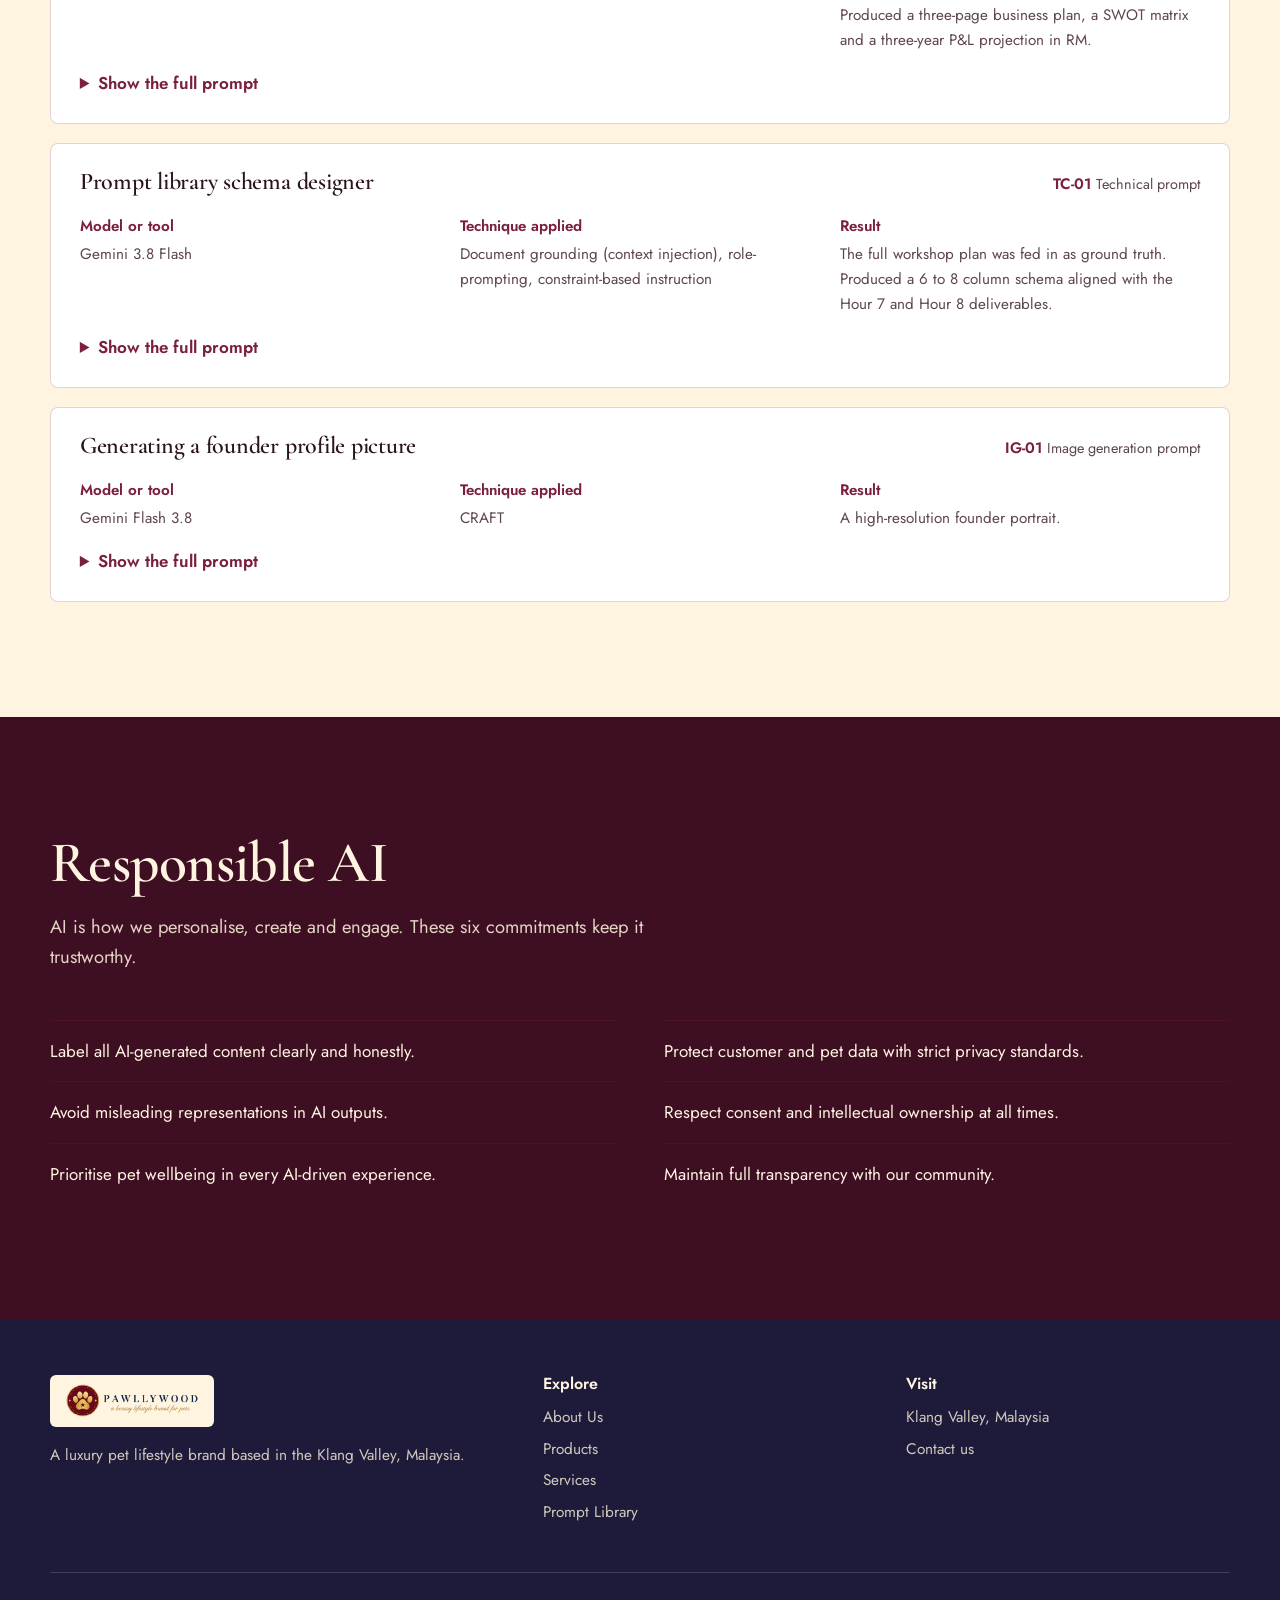
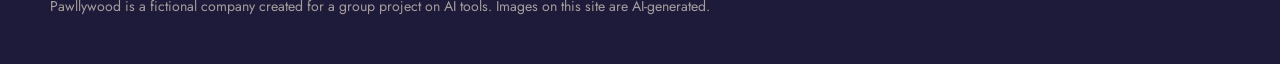
<file: prompt-library.html>
<!DOCTYPE html>
<html lang="en">
<head>
<meta charset="utf-8">
<meta name="viewport" content="width=device-width, initial-scale=1">
<title>Prompt Library | Pawllywood</title>
<meta name="description" content="The AI prompts, framework and iterations behind Pawllywood's brand imagery, with model, technique and results for each prompt.">
<link rel="preconnect" href="https://fonts.googleapis.com">
<link rel="preconnect" href="https://fonts.gstatic.com" crossorigin>
<link href="https://fonts.googleapis.com/css2?family=Cormorant+Garamond:wght@500;600;700&family=Jost:wght@400;500;600&display=swap" rel="stylesheet">
<link rel="stylesheet" href="styles.css">
</head>
<body>

<header class="site-header">
  <div class="wrap nav">
    <a class="brand" href="index.html" aria-label="Pawllywood home"><img src="images/logo.png" alt="Pawllywood, a luxury lifestyle brand for pets" width="480" height="136"></a>
    <button class="nav-toggle" aria-expanded="false" aria-controls="nav-links">Menu</button>
    <ul class="nav-links" id="nav-links">
      <li><a href="index.html">Home</a></li>
      <li><a href="about.html">About Us</a></li>
      <li><a href="product.html">Products</a></li>
      <li><a href="service.html">Services</a></li>
      <li><a href="prompt-library.html" aria-current="page">Prompt Library</a></li>
      <li><a class="btn btn-velvet" href="contact.html">Contact</a></li>
    </ul>
  </div>
</header>

<main>

  <section class="page-hero">
    <img src="images/white-cat-armchair.png" alt="A white Persian cat on a red velvet armchair under chandeliers" width="912" height="1184" style="object-position:50% 40%">
    <div class="wrap">
      <h1>How we brief the AI.</h1>
      <p>Every Pawllywood visual starts with a carefully built prompt. Here are the prompts, the framework and the iterations behind our brand imagery.</p>
    </div>
  </section>

  <section class="section">
    <div class="wrap">
      <div class="section-head">
        <h2>Anatomy of a prompt</h2>
        <p>A powerful prompt has eight elements. Leave one out and the AI fills the gap with a guess.</p>
      </div>
      <ol class="anat">
        <li><strong>Role</strong><span>Define the AI's persona and expertise.</span></li>
        <li><strong>Task</strong><span>State the exact action or output needed.</span></li>
        <li><strong>Context</strong><span>Provide background and brand setting.</span></li>
        <li><strong>Input</strong><span>Describe subject details such as pet, style and mood.</span></li>
        <li><strong>Constraints</strong><span>Set limits on format, tone and what to avoid.</span></li>
        <li><strong>Style</strong><span>Specify aesthetic, lighting and composition.</span></li>
        <li><strong>Output format</strong><span>Declare dimensions, file type and layout.</span></li>
        <li><strong>Quality criteria</strong><span>Define what a great result looks like.</span></li>
      </ol>
    </div>
  </section>

  <section class="section dark">
    <div class="wrap fw">
      <div>
        <h2>The Pawllywood prompt framework</h2>
        <p style="margin-top:1.2rem">A reusable structure for any Pawllywood image prompt, so every poster and photo feels like it came from the same studio.</p>
      </div>
      <dl>
        <dt>WHO</dt><dd>Define the AI's role, for example a luxury brand photographer.</dd>
        <dt>WHAT</dt><dd>Describe the task, for example generate a cinematic movie poster.</dd>
        <dt>PET</dt><dd>Breed, colour, expression, costume or accessories.</dd>
        <dt>WHERE</dt><dd>Environment and setting, for example a red carpet or velvet studio.</dd>
        <dt>HOW</dt><dd>Style, lighting, composition and mood.</dd>
        <dt>BRAND</dt><dd>Burgundy, gold and cream, with a glamorous and premium tone.</dd>
        <dt>RULES</dt><dd>Constraints such as no watermarks and no blurry edges.</dd>
        <dt>OUTPUT</dt><dd>Format, resolution and intended use.</dd>
      </dl>
    </div>
  </section>

  <section class="section">
    <div class="wrap">
      <div class="section-head">
        <h2>Three prompts, one better poster</h2>
        <p>Refining the same idea three times shows how each added detail gives the AI more to work with.</p>
      </div>
      <div class="iter">
        <figure>
          <div class="photo"><img src="images/iteration-1.png" alt="A silver Persian cat against a dark plain background" loading="lazy"></div>
          <figcaption>
            <h3>Basic</h3>
            <blockquote>Create a movie poster for my cat.</blockquote>
            <p>A generic result with no style or brand direction.</p>
          </figcaption>
        </figure>
        <figure>
          <div class="photo"><img src="images/iteration-2.png" alt="A silver Persian cat on a burgundy poster titled The Pawther" loading="lazy"></div>
          <figcaption>
            <h3>Improved</h3>
            <blockquote>Create a cinematic poster for a silver Persian cat named Luna, with dramatic lighting and a bold title.</blockquote>
            <p>A clearer subject and composition.</p>
          </figcaption>
        </figure>
        <figure>
          <div class="photo"><img src="images/iteration-3.png" alt="A silver Persian cat on burgundy velvet with the title The Pawther" loading="lazy"></div>
          <figcaption>
            <h3>Branded</h3>
            <blockquote>Create a luxury Pawllywood movie poster for Luna in a velvet setting, burgundy and gold palette, elegant serif title THE PAWTHER, soft spotlight, cinematic depth.</blockquote>
            <p>A rich, consistent result that fits the Pawllywood brand.</p>
          </figcaption>
        </figure>
      </div>
    </div>
  </section>

  <section class="section velvet">
    <div class="wrap demo">
      <div>
        <h2>A complete prompt, broken down</h2>
        <p style="margin-top:1.2rem">The technical demo from our presentation. Each line does one job.</p>
        <dl>
          <dt>Role</dt><dd>Expert luxury pet cinematographer</dd>
          <dt>Context</dt><dd>Pawllywood Hollywood-style campaign</dd>
          <dt>Subject</dt><dd>Glamorous Persian cat, regal pose</dd>
          <dt>Style</dt><dd>Cinematic, dramatic lighting, film noir</dd>
          <dt>Brand</dt><dd>Burgundy #7A1F3D, Gold #F2B632</dd>
          <dt>Constraints</dt><dd>No text, no watermarks, editorial</dd>
          <dt>Output</dt><dd>Portrait poster, high resolution</dd>
        </dl>
      </div>
      <div class="photo"><img src="images/white-cat-armchair.png" alt="A glamorous white Persian cat on a red velvet armchair" loading="lazy" width="912" height="1184"></div>
    </div>
  </section>

  <section class="section" id="library">
    <div class="wrap">
      <div class="section-head">
        <h2>The prompt library</h2>
        <p>Prompts we used while building Pawllywood, with the model, the technique and what came out. The library is still growing: more prompts will be added as the team files them.</p>
      </div>
      <div class="filters" role="group" aria-label="Filter prompts by category"><button class="chip" type="button" aria-pressed="true" data-filter="All">All<small>4</small></button><button class="chip" type="button" aria-pressed="false" data-filter="Ideation">Ideation<small>1</small></button><button class="chip" type="button" aria-pressed="false" data-filter="Analysis">Analysis<small>1</small></button><button class="chip" type="button" aria-pressed="false" data-filter="Marketing">Marketing<small>0</small></button><button class="chip" type="button" aria-pressed="false" data-filter="Image generation">Image generation<small>1</small></button><button class="chip" type="button" aria-pressed="false" data-filter="Technical">Technical<small>1</small></button></div>
      <p class="empty-note" id="empty" hidden>No prompts filed in this category yet.</p>
      <div class="prompt-list" id="plist">
        <article class="pcard" data-cat="Ideation">
          <header><h3>Fun and eye-catching startup ideation</h3><span><span class="pid">ID-01</span> <span class="pcat">Ideation prompt</span></span></header>
          <dl class="pmeta">
            <div><dt>Model or tool</dt><dd>ChatGPT-4o</dd></div>
            <div><dt>Technique applied</dt><dd>Document grounding (context injection), goal and tone framing (fun, viral, demo), zero-shot ideation</dd></div>
            <div><dt>Result</dt><dd>Ten high-engagement startup concepts tailored for live demonstration, with category hooks, taglines and a curated top-3 shortlist that led into the pros and cons selection.</dd></div>
          </dl>
          <details>
            <summary>Show the full prompt</summary>
            <div class="ptext">[Attached: Workgroup Plan 8 Hours.docx]
&quot;Act as a Creative Director and Startup Incubator Mentor for collegiate hackathons. Based on the uploaded &#x27;Workgroup Plan 8 Hours.docx&#x27; for Hour 1 (Task 1), generate 10 fictional, highly creative startup ideas optimized for live audience engagement and visual demonstration. For each concept, specify: 1. Brand Name &amp; Industry 2. Punchy Tagline 3. Value Proposition &amp; Fun Hook 4. Presentation Advantage (e.g., best for image AI, best for chatbot demo) Conclude with a curated top-3 shortlist ranked by feasibility for an 8-hour AI workflow.&quot;</div>
            <button class="copy" type="button">Copy prompt</button>
          </details>
        </article>
        <article class="pcard" data-cat="Analysis">
          <header><h3>End-to-end business plan, SWOT and 3-year financial model</h3><span><span class="pid">AN-01</span> <span class="pcat">Analysis prompt</span></span></header>
          <dl class="pmeta">
            <div><dt>Model or tool</dt><dd>Claude 3.5 Sonnet</dd></div>
            <div><dt>Technique applied</dt><dd>Adding background context, output structuring</dd></div>
            <div><dt>Result</dt><dd>Raw ideation parameters were injected using XML delimiters to keep the brand consistent across tools. Produced a three-page business plan, a SWOT matrix and a three-year P&amp;L projection in RM.</dd></div>
          </dl>
          <details>
            <summary>Show the full prompt</summary>
            <div class="ptext">Company Name: Pawllywood
Industry: Pet Entertainment · Luxury · Subscription
Location: Klang Valley, Malaysia
Tagline: &quot;Because your pet deserves a better social life than you.&quot;
Concept Overview: A fictional luxury pet lifestyle brand offering boutique stays at AURA Pet Resort, pet influencer talent management, milestone birthday parties, ticketed pet dating/social events, and AI-generated pet movie posters.
Brand Hook: Treats ordinary pets like A-list Hollywood celebrities with VIP treatment, red-carpet premieres, and shareable social-first experiences.

&quot;Based on the company context provided above, generate the complete Hour 3 business plan following these exact tasks and deliverables:
1. Core Plan: Problem statement, Our solution, Market analysis (target audience in Klang Valley, market sizing, expansion path), Competitor analysis, Revenue model, and Cost structure.
2. Annex A: A 4-quadrant SWOT Analysis and a Competitor Comparison Matrix table comparing Pawllywood against 4 competitor tiers.
3. Annex B: A 3-Year Financial Projection table in Malaysian Ringgit (RM &#x27;000) showing Revenue streams, Direct costs, OPEX, EBITDA, Profit before tax, and Profit margin %, supported by key unit-economic assumptions.&quot;&quot;</div>
            <button class="copy" type="button">Copy prompt</button>
          </details>
        </article>
        <article class="pcard" data-cat="Technical">
          <header><h3>Prompt library schema designer</h3><span><span class="pid">TC-01</span> <span class="pcat">Technical prompt</span></span></header>
          <dl class="pmeta">
            <div><dt>Model or tool</dt><dd>Gemini 3.8 Flash</dd></div>
            <div><dt>Technique applied</dt><dd>Document grounding (context injection), role-prompting, constraint-based instruction</dd></div>
            <div><dt>Result</dt><dd>The full workshop plan was fed in as ground truth. Produced a 6 to 8 column schema aligned with the Hour 7 and Hour 8 deliverables.</dd></div>
          </dl>
          <details>
            <summary>Show the full prompt</summary>
            <div class="ptext">[Attached: &quot;8-Hour AI Tools Group Work Plan.pdf&quot;]

&quot;Act as an AI Documentation Specialist and Prompt Engineer. Based on the uploaded 8-Hour Group Work Plan, I need to build a structured Prompt Library documenting the 20–40 prompts used across the 8 hours (covering ideation prompt, analysis prompt, marketing prompt, image generation prompt, and technical prompt). Analyze the deliverables in the document and recommend the optimal table column structure to catalog these prompts clearly for our technical presentation review. Include column names and their exact purpose.&quot;</div>
            <button class="copy" type="button">Copy prompt</button>
          </details>
        </article>
        <article class="pcard" data-cat="Image generation">
          <header><h3>Generating a founder profile picture</h3><span><span class="pid">IG-01</span> <span class="pcat">Image generation prompt</span></span></header>
          <dl class="pmeta">
            <div><dt>Model or tool</dt><dd>Gemini Flash 3.8</dd></div>
            <div><dt>Technique applied</dt><dd>CRAFT</dd></div>
            <div><dt>Result</dt><dd>A high-resolution founder portrait.</dd></div>
          </dl>
          <details>
            <summary>Show the full prompt</summary>
            <div class="ptext">High-definition, photorealistic professional portrait of the young Southeast Asian man from the reference photo, keeping his exact facial features, clean-shaven face, dark wavy hair, and friendly smile. Wearing a dark burgundy blazer over a black shirt, khaki trousers, and a watch on his left wrist, matching the Chief Operating Officer profile. Sitting on a burgundy tufted armchair, gently holding a fluffy grey cat in his lap. Dimly lit luxury hotel lounge background with dark wood paneling, a glowing brass table lamp, and red flowers on the right. Cinematic warm lighting, 8k resolution</div>
            <button class="copy" type="button">Copy prompt</button>
          </details>
        </article>
      </div>
    </div>
  </section>

  <section class="section dark">
    <div class="wrap">
      <div class="section-head">
        <h2>Responsible AI</h2>
        <p>AI is how we personalise, create and engage. These six commitments keep it trustworthy.</p>
      </div>
      <ul class="rai" style="color:var(--cream)">
        <li>Label all AI-generated content clearly and honestly.</li>
        <li>Protect customer and pet data with strict privacy standards.</li>
        <li>Avoid misleading representations in AI outputs.</li>
        <li>Respect consent and intellectual ownership at all times.</li>
        <li>Prioritise pet wellbeing in every AI-driven experience.</li>
        <li>Maintain full transparency with our community.</li>
      </ul>
    </div>
  </section>

</main>

<footer class="site-footer">
  <div class="wrap">
    <div class="footer-grid">
      <div>
        <img src="images/logo.png" alt="Pawllywood" width="480" height="136">
        <p>A luxury pet lifestyle brand based in the Klang Valley, Malaysia.</p>
      </div>
      <div>
        <h3>Explore</h3>
        <ul>
          <li><a href="about.html">About Us</a></li>
          <li><a href="product.html">Products</a></li>
          <li><a href="service.html">Services</a></li>
          <li><a href="prompt-library.html">Prompt Library</a></li>
        </ul>
      </div>
      <div>
        <h3>Visit</h3>
        <ul>
          <li>Klang Valley, Malaysia</li>
          <li><a href="contact.html">Contact us</a></li>
        </ul>
      </div>
    </div>
    <p class="fine">Pawllywood is a fictional company created for a group project on AI tools. Images on this site are AI-generated.</p>
  </div>
</footer>

<script>
  const toggle = document.querySelector('.nav-toggle');
  const links = document.getElementById('nav-links');
  toggle.addEventListener('click', () => {
    const open = links.classList.toggle('open');
    toggle.setAttribute('aria-expanded', open);
  });
</script>

<script>
  (function () {
    var chips = document.querySelectorAll('.chip');
    var cards = document.querySelectorAll('.pcard');
    var empty = document.getElementById('empty');
    chips.forEach(function (chip) {
      chip.addEventListener('click', function () {
        var f = chip.getAttribute('data-filter');
        chips.forEach(function (c) { c.setAttribute('aria-pressed', c === chip ? 'true' : 'false'); });
        var shown = 0;
        cards.forEach(function (card) {
          var match = f === 'All' || card.getAttribute('data-cat') === f;
          card.hidden = !match;
          if (match) shown++;
        });
        empty.hidden = shown !== 0;
      });
    });
    document.querySelectorAll('.copy').forEach(function (btn) {
      btn.addEventListener('click', function () {
        var text = btn.parentElement.querySelector('.ptext').textContent;
        var done = function () { btn.textContent = 'Copied'; setTimeout(function () { btn.textContent = 'Copy prompt'; }, 1800); };
        if (navigator.clipboard) { navigator.clipboard.writeText(text).then(done, done); } else { done(); }
      });
    });
  })();
</script>
</body>
</html>
</file>
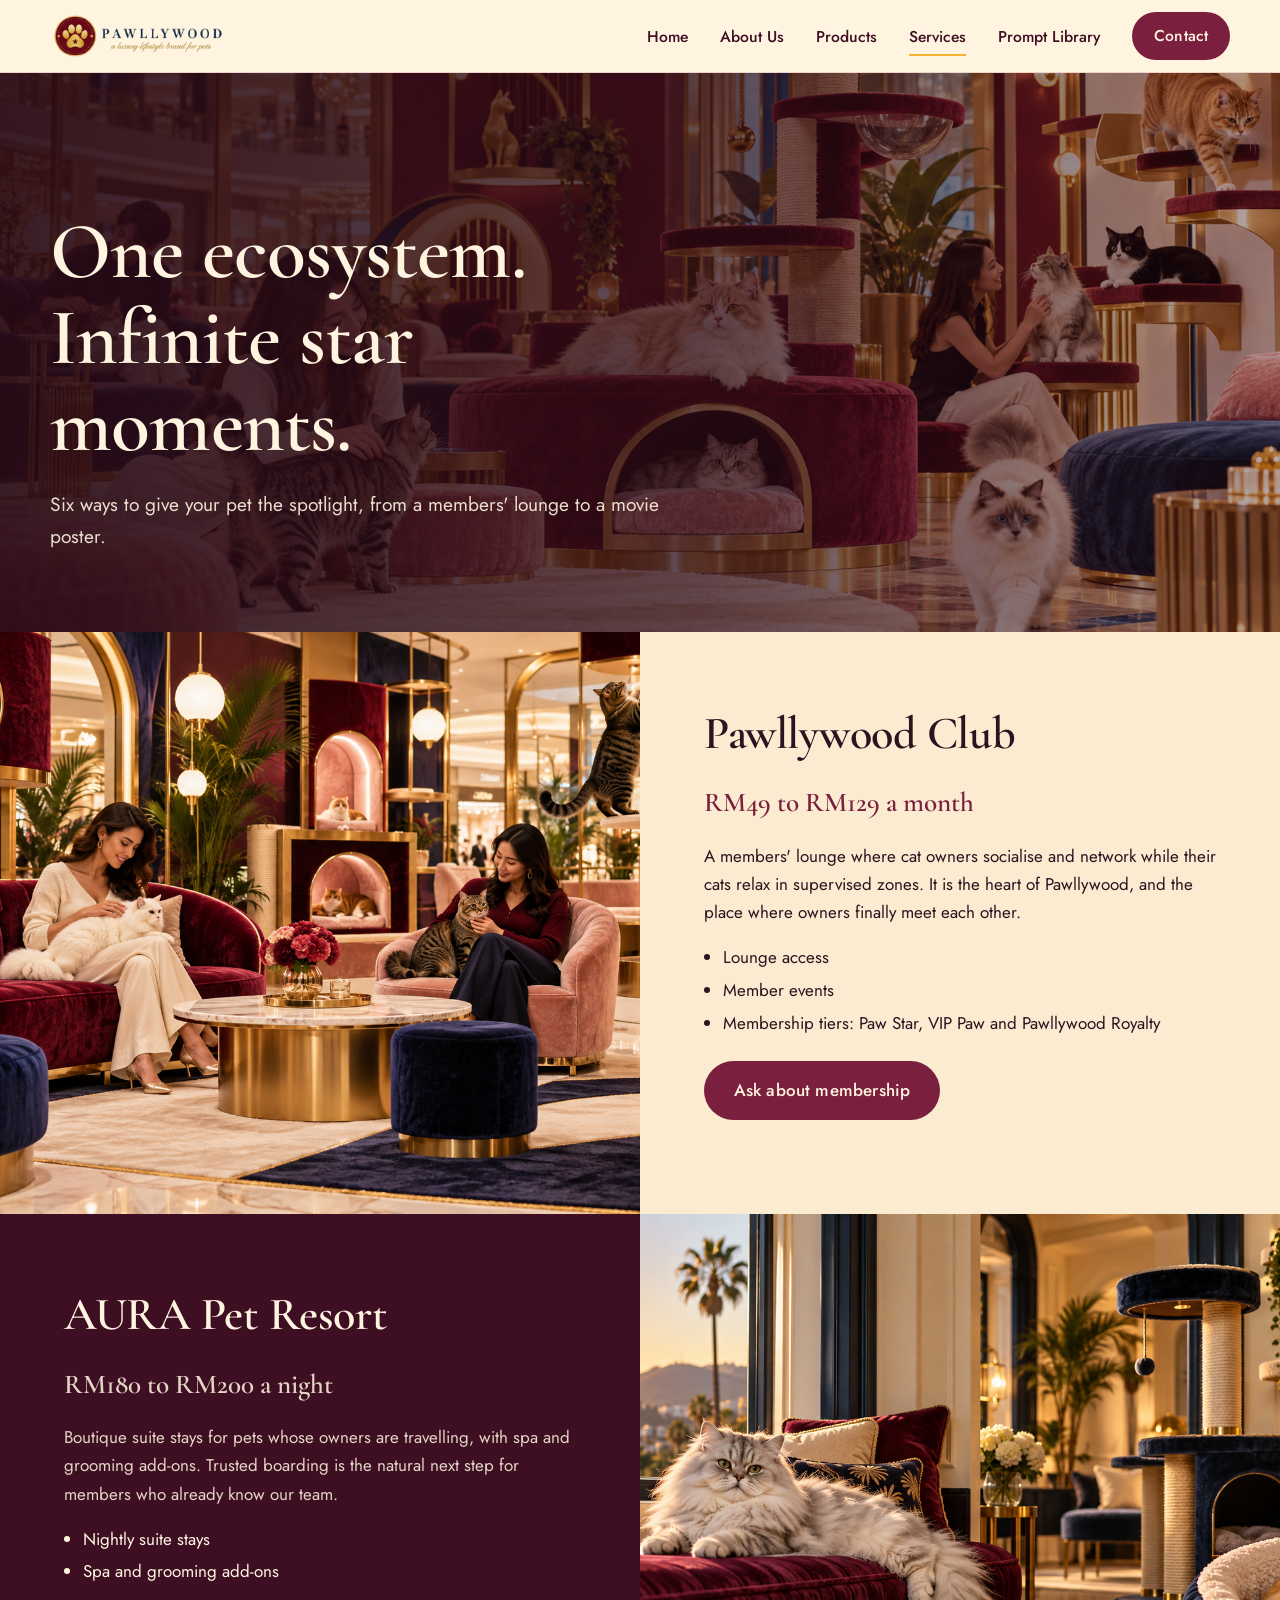
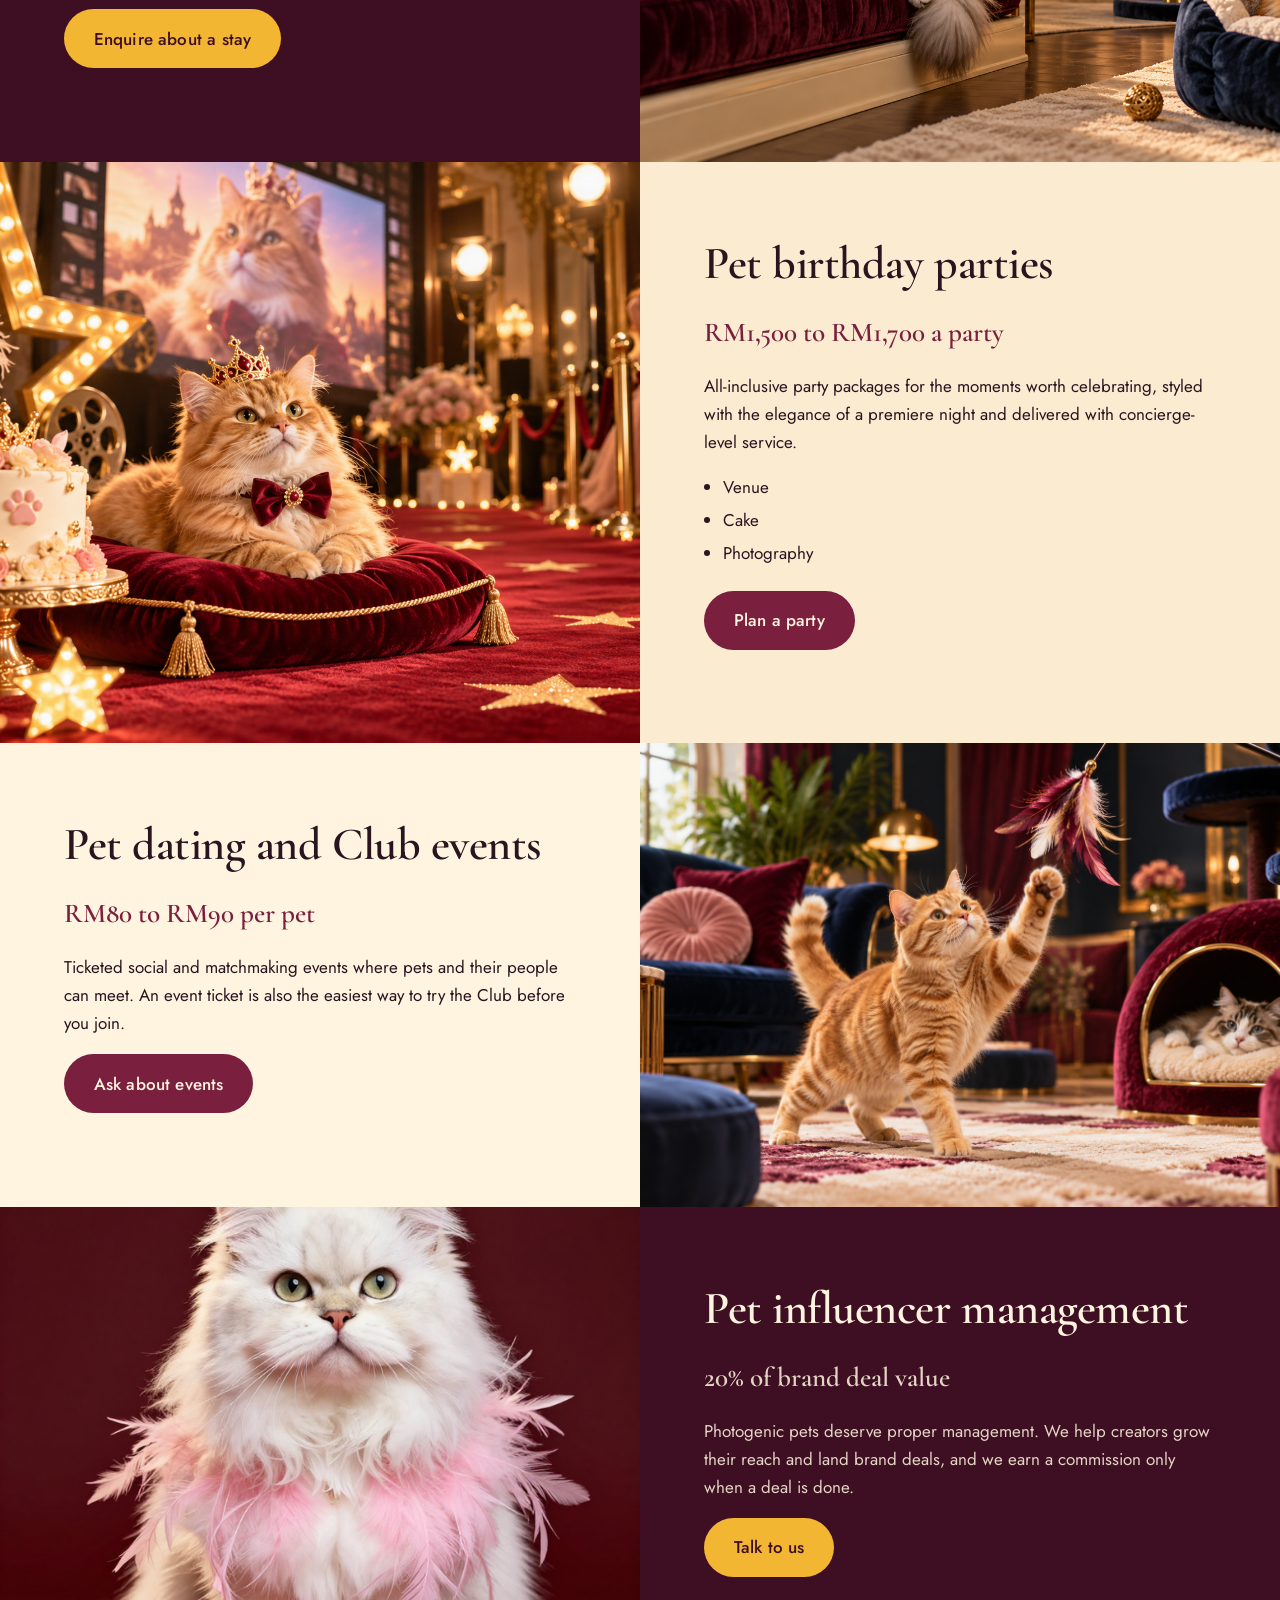
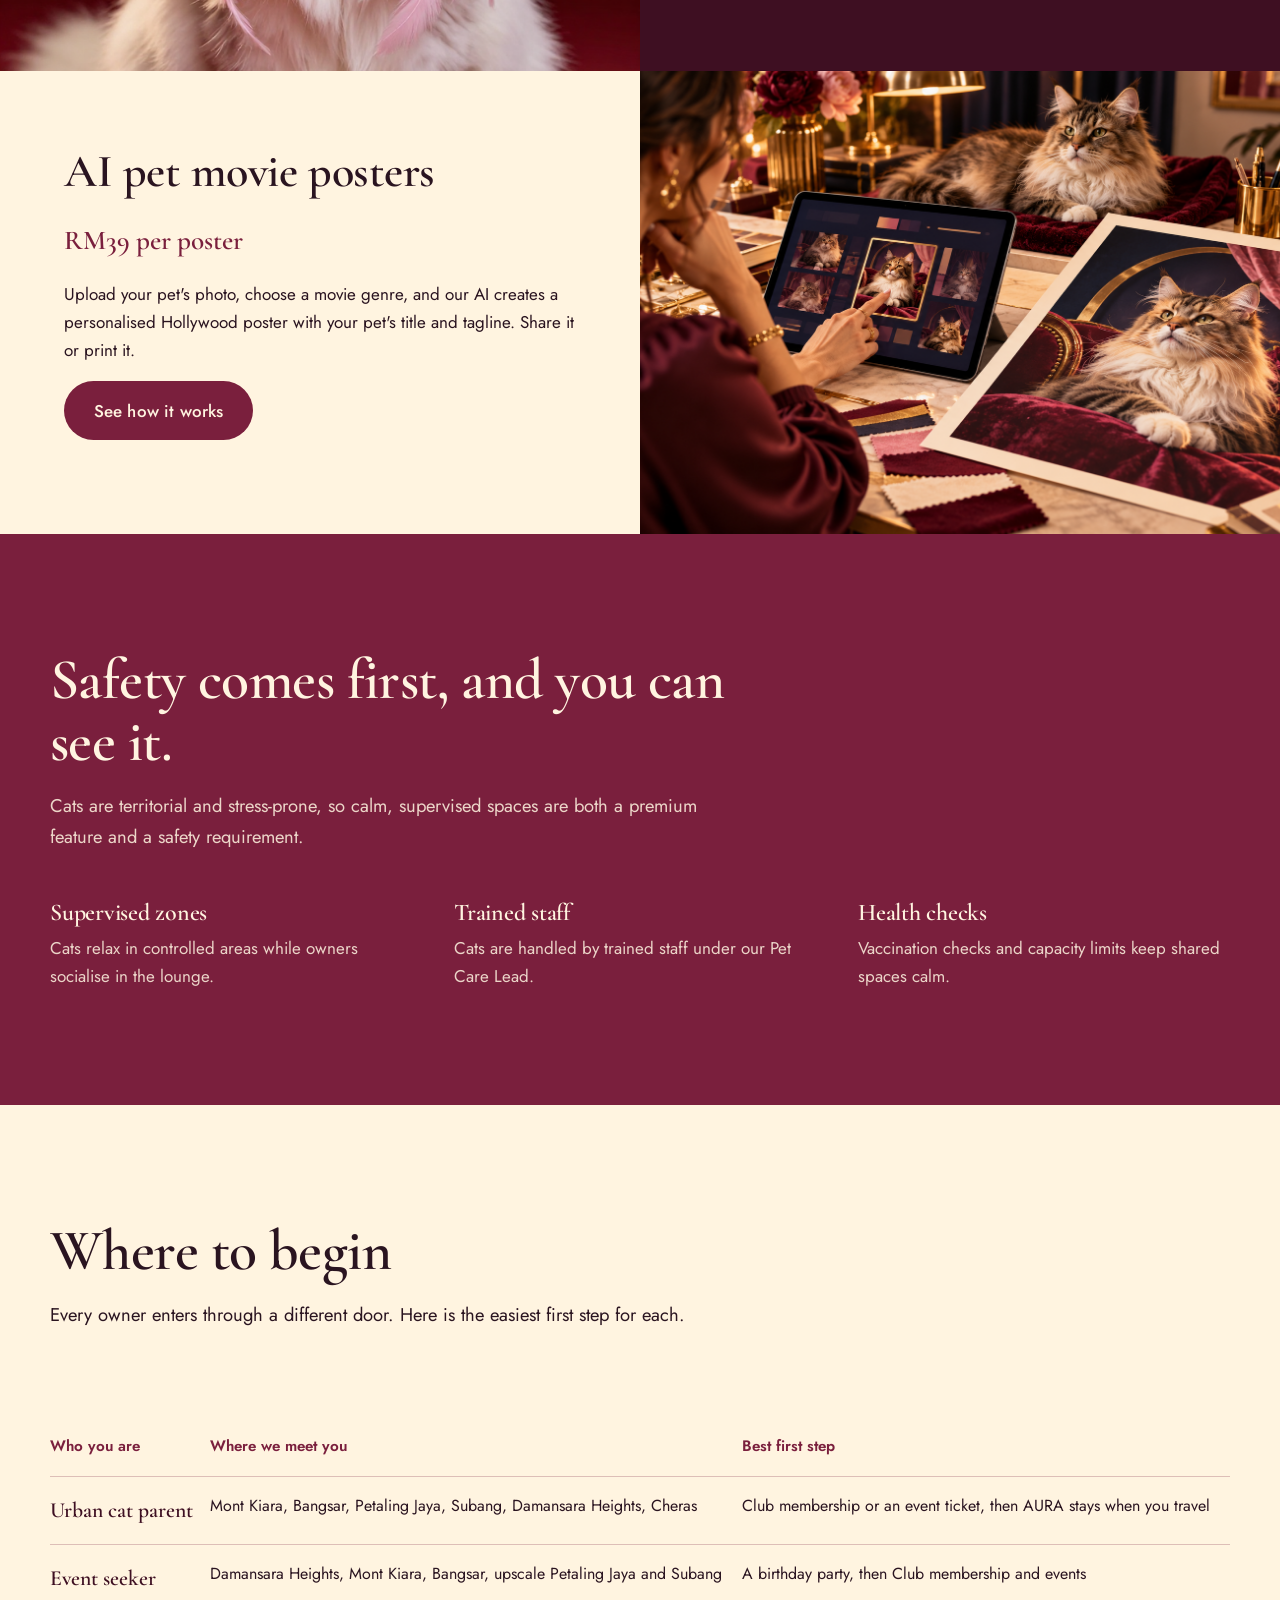
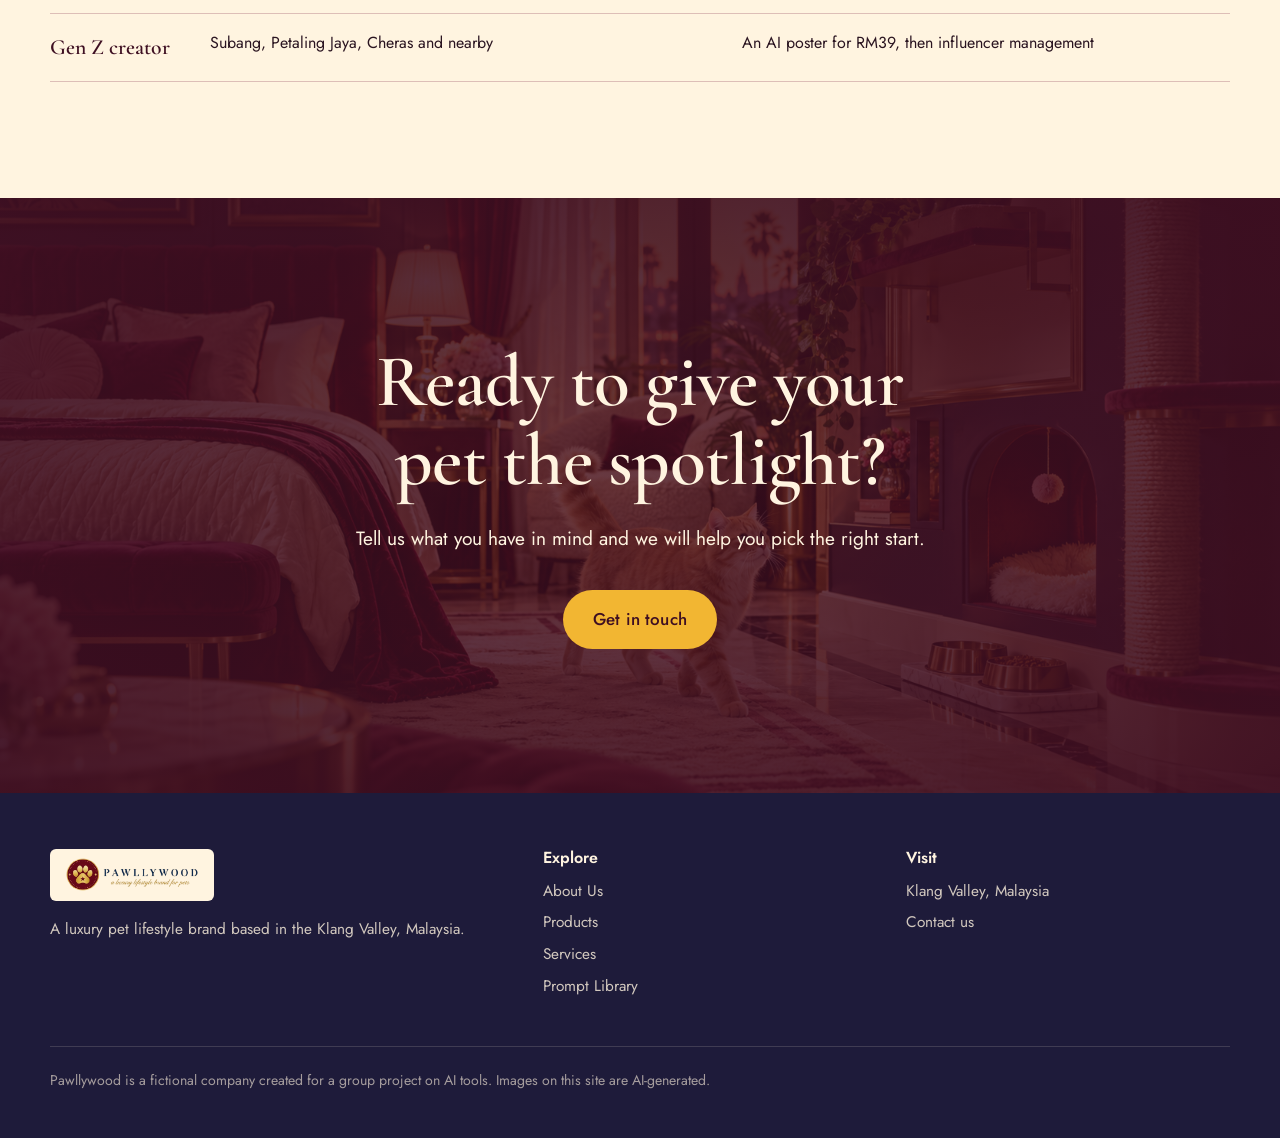
<file: service.html>
<!DOCTYPE html>
<html lang="en">
<head>
<meta charset="utf-8">
<meta name="viewport" content="width=device-width, initial-scale=1">
<title>Services | Pawllywood</title>
<meta name="description" content="Pawllywood services: Club membership, AURA Pet Resort, pet birthday parties, dating and Club events, influencer management and AI pet movie posters.">
<link rel="preconnect" href="https://fonts.googleapis.com">
<link rel="preconnect" href="https://fonts.gstatic.com" crossorigin>
<link href="https://fonts.googleapis.com/css2?family=Cormorant+Garamond:wght@500;600;700&family=Jost:wght@400;500;600&display=swap" rel="stylesheet">
<link rel="stylesheet" href="styles.css">
</head>
<body>

<header class="site-header">
  <div class="wrap nav">
    <a class="brand" href="index.html" aria-label="Pawllywood home"><img src="images/logo.png" alt="Pawllywood, a luxury lifestyle brand for pets" width="480" height="136"></a>
    <button class="nav-toggle" aria-expanded="false" aria-controls="nav-links">Menu</button>
    <ul class="nav-links" id="nav-links">
      <li><a href="index.html">Home</a></li>
      <li><a href="about.html">About Us</a></li>
      <li><a href="product.html">Products</a></li>
      <li><a href="service.html" aria-current="page">Services</a></li>
      <li><a href="prompt-library.html">Prompt Library</a></li>
      <li><a class="btn btn-velvet" href="contact.html">Contact</a></li>
    </ul>
  </div>
</header>

<main>

  <section class="page-hero">
    <img src="images/club-lounge.png" alt="A plush burgundy and pink cat lounge with owners and cats" width="1672" height="941">
    <div class="wrap">
      <h1>One ecosystem. Infinite star moments.</h1>
      <p>Six ways to give your pet the spotlight, from a members' lounge to a movie poster.</p>
    </div>
  </section>

  <section class="svc">
    <div class="svc-img"><img src="images/owners-lounge.png" alt="Owners relaxing in a gold and velvet lounge while cats play nearby" loading="lazy"></div>
    <div class="svc-body">
      <h2>Pawllywood Club</h2>
      <p class="price">RM49 to RM129 a month</p>
      <p>A members' lounge where cat owners socialise and network while their cats relax in supervised zones. It is the heart of Pawllywood, and the place where owners finally meet each other.</p>
      <ul class="includes"><li>Lounge access</li><li>Member events</li><li>Membership tiers: Paw Star, VIP Paw and Pawllywood Royalty</li></ul>
      <p><a class="btn btn-velvet" href="contact.html">Ask about membership</a></p>
    </div>
  </section>

  <section class="svc flip dk">
    <div class="svc-img"><img src="images/resort-suite.png" alt="A fluffy cat lounging in a luxury resort suite" loading="lazy"></div>
    <div class="svc-body">
      <h2>AURA Pet Resort</h2>
      <p class="price">RM180 to RM200 a night</p>
      <p>Boutique suite stays for pets whose owners are travelling, with spa and grooming add-ons. Trusted boarding is the natural next step for members who already know our team.</p>
      <ul class="includes"><li>Nightly suite stays</li><li>Spa and grooming add-ons</li></ul>
      <p><a class="btn btn-gold" href="contact.html">Enquire about a stay</a></p>
    </div>
  </section>

  <section class="svc">
    <div class="svc-img"><img src="images/birthday-premiere.png" alt="A cat with a bow tie at a glamorous birthday party with a tiered cake" loading="lazy"></div>
    <div class="svc-body">
      <h2>Pet birthday parties</h2>
      <p class="price">RM1,500 to RM1,700 a party</p>
      <p>All-inclusive party packages for the moments worth celebrating, styled with the elegance of a premiere night and delivered with concierge-level service.</p>
      <ul class="includes"><li>Venue</li><li>Cake</li><li>Photography</li></ul>
      <p><a class="btn btn-velvet" href="contact.html">Plan a party</a></p>
    </div>
  </section>

  <section class="svc flip">
    <div class="svc-img"><img src="images/playful-cat.png" alt="A ginger cat playing with a feather toy in the lounge" loading="lazy"></div>
    <div class="svc-body">
      <h2>Pet dating and Club events</h2>
      <p class="price">RM80 to RM90 per pet</p>
      <p>Ticketed social and matchmaking events where pets and their people can meet. An event ticket is also the easiest way to try the Club before you join.</p>
      <p><a class="btn btn-velvet" href="contact.html">Ask about events</a></p>
    </div>
  </section>

  <section class="svc dk">
    <div class="svc-img"><img src="images/pink-feather-cat.png" alt="A crowned white cat in a pink feather boa on a red carpet" loading="lazy"></div>
    <div class="svc-body">
      <h2>Pet influencer management</h2>
      <p class="price">20% of brand deal value</p>
      <p>Photogenic pets deserve proper management. We help creators grow their reach and land brand deals, and we earn a commission only when a deal is done.</p>
      <p><a class="btn btn-gold" href="contact.html">Talk to us</a></p>
    </div>
  </section>

  <section class="svc flip">
    <div class="svc-img"><img src="images/poster-design.png" alt="An owner designing a cinematic cat movie poster on a tablet" loading="lazy"></div>
    <div class="svc-body">
      <h2>AI pet movie posters</h2>
      <p class="price">RM39 per poster</p>
      <p>Upload your pet's photo, choose a movie genre, and our AI creates a personalised Hollywood poster with your pet's title and tagline. Share it or print it.</p>
      <p><a class="btn btn-velvet" href="product.html#studio">See how it works</a></p>
    </div>
  </section>

  <section class="section velvet">
    <div class="wrap">
      <div class="section-head">
        <h2>Safety comes first, and you can see it.</h2>
        <p>Cats are territorial and stress-prone, so calm, supervised spaces are both a premium feature and a safety requirement.</p>
      </div>
      <div class="safe">
        <div><h3>Supervised zones</h3><p>Cats relax in controlled areas while owners socialise in the lounge.</p></div>
        <div><h3>Trained staff</h3><p>Cats are handled by trained staff under our Pet Care Lead.</p></div>
        <div><h3>Health checks</h3><p>Vaccination checks and capacity limits keep shared spaces calm.</p></div>
      </div>
    </div>
  </section>

  <section class="section">
    <div class="wrap">
      <div class="section-head">
        <h2>Where to begin</h2>
        <p>Every owner enters through a different door. Here is the easiest first step for each.</p>
      </div>
      <div class="table-scroll">
        <table class="entry">
          <thead><tr><th>Who you are</th><th>Where we meet you</th><th>Best first step</th></tr></thead>
          <tbody>
            <tr><td>Urban cat parent</td><td>Mont Kiara, Bangsar, Petaling Jaya, Subang, Damansara Heights, Cheras</td><td>Club membership or an event ticket, then AURA stays when you travel</td></tr>
            <tr><td>Event seeker</td><td>Damansara Heights, Mont Kiara, Bangsar, upscale Petaling Jaya and Subang</td><td>A birthday party, then Club membership and events</td></tr>
            <tr><td>Gen Z creator</td><td>Subang, Petaling Jaya, Cheras and nearby</td><td>An AI poster for RM39, then influencer management</td></tr>
          </tbody>
        </table>
      </div>
    </div>
  </section>

  <section class="closing">
    <img src="images/resort-bedroom.png" alt="" loading="lazy">
    <div class="wrap">
      <h2>Ready to give your pet the spotlight?</h2>
      <p>Tell us what you have in mind and we will help you pick the right start.</p>
      <a class="btn btn-gold" href="contact.html">Get in touch</a>
    </div>
  </section>

</main>

<footer class="site-footer">
  <div class="wrap">
    <div class="footer-grid">
      <div>
        <img src="images/logo.png" alt="Pawllywood" width="480" height="136">
        <p>A luxury pet lifestyle brand based in the Klang Valley, Malaysia.</p>
      </div>
      <div>
        <h3>Explore</h3>
        <ul>
          <li><a href="about.html">About Us</a></li>
          <li><a href="product.html">Products</a></li>
          <li><a href="service.html">Services</a></li>
          <li><a href="prompt-library.html">Prompt Library</a></li>
        </ul>
      </div>
      <div>
        <h3>Visit</h3>
        <ul>
          <li>Klang Valley, Malaysia</li>
          <li><a href="contact.html">Contact us</a></li>
        </ul>
      </div>
    </div>
    <p class="fine">Pawllywood is a fictional company created for a group project on AI tools. Images on this site are AI-generated.</p>
  </div>
</footer>

<script>
  const toggle = document.querySelector('.nav-toggle');
  const links = document.getElementById('nav-links');
  toggle.addEventListener('click', () => {
    const open = links.classList.toggle('open');
    toggle.setAttribute('aria-expanded', open);
  });
</script>

</body>
</html>
</file>
<file: styles.css>
/* Pawllywood — shared styles. Palette and type follow the slide deck. */
:root {
  --velvet: #7A1F3D;
  --velvet-deep: #3E0F22;
  --gold: #F2B632;
  --cream: #FFF4E0;
  --cream-soft: #FBEBD0;
  --navy: #1E1B3A;
  --pink: #F58BA5;
  --ink: #2A1420;
  --ink-soft: #5E4550;
  --serif: "Cormorant Garamond", "Playfair Display", Georgia, serif;
  --sans: "Jost", "Helvetica Neue", Arial, sans-serif;
  --wrap: 1180px;
}

*, *::before, *::after { box-sizing: border-box; }
html { scroll-behavior: smooth; scroll-padding-top: 84px; }
body {
  margin: 0;
  font-family: var(--sans);
  font-size: 1.0625rem;
  line-height: 1.65;
  color: var(--ink);
  background: var(--cream);
  -webkit-font-smoothing: antialiased;
}
img { display: block; max-width: 100%; height: auto; }
a { color: inherit; }
:focus-visible { outline: 3px solid var(--gold); outline-offset: 3px; }

h1, h2, h3 { font-family: var(--serif); font-weight: 600; line-height: 1.08; margin: 0; letter-spacing: -0.01em; }
h1 { font-size: clamp(3rem, 8vw, 6.4rem); }
h2 { font-size: clamp(2.2rem, 4.6vw, 3.6rem); }
h3 { font-size: 1.6rem; }
p { margin: 0 0 1em; max-width: 62ch; }

.wrap { width: min(var(--wrap), 100% - 2.5rem); margin-inline: auto; }
.section { padding: clamp(4rem, 9vw, 7.5rem) 0; }
.dark { background: var(--velvet-deep); color: var(--cream); }
.velvet { background: var(--velvet); color: var(--cream); }
.dark p, .velvet p { color: rgba(255, 244, 224, .86); }
.section-head { max-width: 46rem; margin-bottom: 3rem; }
.section-head p { font-size: 1.15rem; margin-top: 1.1rem; }

/* Buttons */
.btn {
  display: inline-block; padding: .9rem 1.8rem; border-radius: 999px;
  font-weight: 500; text-decoration: none; letter-spacing: .01em;
  border: 1.5px solid transparent; transition: background .2s, color .2s, border-color .2s;
}
.btn-gold { background: var(--gold); color: var(--velvet-deep); }
.btn-gold:hover { background: #ffc94f; }
.btn-line { border-color: rgba(255, 244, 224, .6); color: var(--cream); }
.btn-line:hover { background: rgba(255, 244, 224, .12); }
.btn-velvet { background: var(--velvet); color: var(--cream); }
.btn-velvet:hover { background: var(--velvet-deep); }

/* Header */
.site-header {
  position: sticky; top: 0; z-index: 50;
  background: rgba(255, 244, 224, .96); backdrop-filter: blur(8px);
  border-bottom: 1px solid rgba(122, 31, 61, .14);
}
.nav { display: flex; align-items: center; justify-content: space-between; gap: 1.5rem; min-height: 72px; }
.brand img { height: 50px; width: auto; }
.nav-links { display: flex; align-items: center; gap: 2rem; list-style: none; margin: 0; padding: 0; }
.nav-links a { text-decoration: none; font-weight: 500; font-size: .98rem; color: var(--velvet-deep); padding: .4rem 0; border-bottom: 2px solid transparent; }
.nav-links a:hover, .nav-links a[aria-current="page"] { border-bottom-color: var(--gold); }
.nav-links .btn { padding: .6rem 1.3rem; border-bottom: 1.5px solid transparent; color: var(--cream); }
.nav-toggle { display: none; background: none; border: 1.5px solid var(--velvet); color: var(--velvet); border-radius: 999px; padding: .5rem 1.1rem; font: inherit; font-weight: 500; cursor: pointer; }

/* Hero */
.hero { position: relative; min-height: min(92vh, 860px); display: grid; align-items: end; color: var(--cream); background: var(--velvet-deep); isolation: isolate; }
.hero-img { position: absolute; inset: 0; z-index: -2; width: 100%; height: 100%; object-fit: cover; object-position: 50% 45%; }
.hero::after { content: ""; position: absolute; inset: 0; z-index: -1; background: linear-gradient(180deg, rgba(30, 10, 20, .25) 0%, rgba(30, 10, 20, .35) 40%, rgba(30, 10, 20, .9) 100%); }
.hero-inner { padding: 6rem 0 4.5rem; }
.hero h1 { max-width: 12ch; text-shadow: 0 2px 30px rgba(0, 0, 0, .35); }
.hero p { font-size: clamp(1.1rem, 2vw, 1.35rem); max-width: 40rem; margin: 1.6rem 0 2.2rem; color: rgba(255, 244, 224, .92); }
.hero-actions { display: flex; flex-wrap: wrap; gap: 1rem; }
.hero-inner > * { animation: rise .9s cubic-bezier(.2, .7, .2, 1) both; }
.hero-inner > p { animation-delay: .15s; }
.hero-inner > .hero-actions { animation-delay: .3s; }
@keyframes rise { from { opacity: 0; transform: translateY(22px); } to { opacity: 1; transform: none; } }

/* Split layouts */
.split { display: grid; grid-template-columns: 1fr 1fr; gap: clamp(2rem, 6vw, 5rem); align-items: center; }
.split.flip > :first-child { order: 2; }
.photo { border-radius: 4px; overflow: hidden; }
.photo img { width: 100%; height: 100%; object-fit: cover; }
.photo-stack { position: relative; padding-bottom: 12%; }
.photo-stack .photo:first-child { aspect-ratio: 4 / 3; }
.photo-stack .photo:last-child { position: absolute; width: 48%; right: -4%; bottom: 0; aspect-ratio: 16 / 10; border: 6px solid var(--cream); box-shadow: 0 18px 40px rgba(62, 15, 34, .28); }
.trio { display: flex; flex-wrap: wrap; gap: .75rem 2.2rem; list-style: none; padding: 0; margin: 1.8rem 0 0; font-family: var(--serif); font-size: 1.9rem; font-weight: 600; color: var(--velvet); }

/* Problem */
.gaps { display: grid; grid-template-columns: repeat(3, 1fr); gap: 1rem; margin-top: 2.5rem; }
.gap-card { background: var(--cream); color: var(--velvet-deep); padding: 1.3rem 1.4rem; border-radius: 6px; font-family: var(--serif); font-size: 1.35rem; font-weight: 600; line-height: 1.2; }
.gap-card:nth-child(odd) { transform: rotate(-1.2deg); }
.gap-card:nth-child(even) { transform: rotate(1deg); }
.problem-media { margin-top: 3rem; aspect-ratio: 21 / 8; }

/* Ecosystem bento */
.bento { display: grid; grid-template-columns: repeat(6, 1fr); gap: 1.1rem; }
.tile { position: relative; overflow: hidden; border-radius: 6px; min-height: 300px; display: flex; align-items: flex-end; color: var(--cream); isolation: isolate; background: var(--velvet-deep); }
.tile img { position: absolute; inset: 0; width: 100%; height: 100%; object-fit: cover; z-index: -2; transition: transform .6s ease; }
.tile::after { content: ""; position: absolute; inset: 0; z-index: -1; background: linear-gradient(180deg, rgba(30, 10, 20, 0) 30%, rgba(30, 10, 20, .88) 100%); }
.tile:hover img { transform: scale(1.04); }
.tile-body { padding: 1.5rem 1.6rem; }
.tile h3 { margin-bottom: .4rem; }
.tile p { margin: 0; font-size: .98rem; color: rgba(255, 244, 224, .9); }
.tile.t-club { grid-column: span 4; min-height: 420px; }
.tile.t-resort { grid-column: span 2; min-height: 420px; }
.tile.t-party, .tile.t-dating, .tile.t-influencer { grid-column: span 2; }
.tile.t-poster { grid-column: span 6; min-height: 340px; }
.tile.t-poster img { object-position: 50% 8%; }

/* Membership */
.tiers { display: grid; grid-template-columns: repeat(3, 1fr); gap: 1.2rem; margin-top: 3rem; }
.tier { background: rgba(255, 244, 224, .07); border: 1px solid rgba(242, 182, 50, .35); border-radius: 8px; padding: 2rem 1.8rem; }
.tier.top { background: var(--cream); color: var(--velvet-deep); border-color: var(--gold); }
.tier.top p { color: var(--ink-soft); }
.tier h3 { margin-bottom: .6rem; }
.tier p { margin: 0; }
.member-note { margin-top: 2rem; font-size: .98rem; }

/* Journey (a real sequence, so it is numbered) */
.journey { list-style: none; margin: 3rem 0 0; padding: 0; display: grid; grid-template-columns: repeat(4, 1fr); gap: 2rem 1.5rem; counter-reset: step; }
.journey li { counter-increment: step; border-top: 2px solid var(--velvet); padding-top: 1rem; }
.journey li::before { content: counter(step); font-family: var(--serif); font-size: 2.4rem; font-weight: 600; color: var(--velvet); line-height: 1; display: block; margin-bottom: .5rem; }
.journey strong { font-family: var(--serif); font-size: 1.45rem; font-weight: 600; display: block; color: var(--velvet-deep); }
.journey span { color: var(--ink-soft); font-size: .98rem; }

/* Poster gallery */
.posters { display: grid; grid-template-columns: repeat(4, 1fr); gap: 1rem; margin-top: 4.5rem; align-items: end; }
.posters figure { margin: 0; }
.posters .photo { aspect-ratio: 2 / 3; box-shadow: 0 22px 44px rgba(0, 0, 0, .45); }
.posters figure:nth-child(2) { transform: translateY(-1.5rem); }
.posters figure:nth-child(4) { transform: translateY(-1.5rem); }
.posters figcaption { margin-top: .8rem; font-size: .92rem; color: rgba(255, 244, 224, .75); }
.steps-inline { display: flex; flex-wrap: wrap; gap: .5rem 1rem; list-style: none; padding: 0; margin: 1.6rem 0 2rem; }
.steps-inline li { font-weight: 500; color: var(--gold); }
.steps-inline li:not(:last-child)::after { content: "\2192"; margin-left: 1rem; color: rgba(255, 244, 224, .5); }

/* Prompt library teaser */
.prompt-box { background: var(--navy); color: var(--cream); border-radius: 8px; padding: 2rem; font-size: 1rem; line-height: 1.7; }
.prompt-box .label { font-family: var(--serif); font-size: 1.3rem; color: var(--gold); margin-bottom: .6rem; display: block; }
.prompt-box p { color: rgba(255, 244, 224, .9); max-width: none; margin-bottom: 1.4rem; }
.prompt-box p:last-child { margin-bottom: 0; }
.anatomy { display: flex; flex-wrap: wrap; gap: .5rem; list-style: none; padding: 0; margin: 1.6rem 0 2rem; }
.anatomy li { border: 1.5px solid var(--velvet); color: var(--velvet); border-radius: 999px; padding: .3rem .95rem; font-weight: 500; font-size: .95rem; }

/* Closing */
.closing { position: relative; text-align: center; color: var(--cream); background: var(--velvet-deep); isolation: isolate; padding: clamp(5rem, 12vw, 9rem) 0; }
.closing > img { position: absolute; inset: 0; width: 100%; height: 100%; object-fit: cover; z-index: -2; opacity: .55; }
.closing::after { content: ""; position: absolute; inset: 0; z-index: -1; background: radial-gradient(ellipse at center, rgba(62, 15, 34, .55), rgba(62, 15, 34, .92)); }
.closing h2 { max-width: 18ch; margin: 0 auto 1.4rem; font-size: clamp(2.4rem, 6vw, 4.6rem); }
.closing p { margin: 0 auto 2.2rem; font-size: 1.2rem; }

/* Footer */
.site-footer { background: var(--navy); color: rgba(255, 244, 224, .8); padding: 3.5rem 0 2rem; font-size: .96rem; }
.footer-grid { display: grid; grid-template-columns: 1.4fr 1fr 1fr; gap: 2.5rem; }
.footer-grid img { height: 52px; width: auto; background: var(--cream); padding: .4rem .8rem; border-radius: 6px; margin-bottom: 1rem; }
.footer-grid h3 { font-family: var(--sans); font-size: 1rem; font-weight: 600; color: var(--cream); margin-bottom: .8rem; letter-spacing: 0; }
.footer-grid ul { list-style: none; margin: 0; padding: 0; }
.footer-grid li { margin-bottom: .4rem; }
.footer-grid a { text-decoration: none; }
.footer-grid a:hover { color: var(--gold); }
.fine { max-width: none; margin-top: 2.5rem; padding-top: 1.4rem; border-top: 1px solid rgba(255, 244, 224, .15); font-size: .88rem; color: rgba(255, 244, 224, .6); }

/* Responsive */
@media (max-width: 960px) {
  .split, .split.flip { grid-template-columns: 1fr; }
  .split.flip > :first-child { order: 0; }
  .photo-stack { padding-bottom: 14%; }
  .gaps { grid-template-columns: repeat(2, 1fr); }
  .tile.t-club, .tile.t-resort, .tile.t-party, .tile.t-dating, .tile.t-influencer, .tile.t-poster { grid-column: span 6; min-height: 320px; }
  .tiers { grid-template-columns: 1fr; }
  .journey { grid-template-columns: repeat(2, 1fr); }
  .posters { grid-template-columns: repeat(2, 1fr); }
  .posters figure:nth-child(n) { transform: none; }
  .footer-grid { grid-template-columns: 1fr; }
  .nav-toggle { display: inline-block; }
  .nav-links { display: none; position: absolute; left: 0; right: 0; top: 72px; flex-direction: column; align-items: flex-start; gap: 0; background: var(--cream); padding: 1rem 1.25rem 1.5rem; border-bottom: 1px solid rgba(122, 31, 61, .14); }
  .nav-links.open { display: flex; }
  .nav-links li { width: 100%; }
  .nav-links a { display: block; padding: .8rem 0; }
  .nav-links .btn { display: inline-block; margin-top: .6rem; width: auto; }
}
@media (max-width: 560px) {
  .gaps { grid-template-columns: 1fr; }
  .journey { grid-template-columns: 1fr; }
  .problem-media { aspect-ratio: 16 / 9; }
}
@media (prefers-reduced-motion: reduce) {
  html { scroll-behavior: auto; }
  .hero-inner > * { animation: none; }
  .tile img { transition: none; }
}

/* ===== Inner pages ===== */
.page-hero { position: relative; color: var(--cream); background: var(--velvet-deep); isolation: isolate; padding: clamp(5rem, 11vw, 8.5rem) 0 clamp(3.5rem, 7vw, 5rem); }
.page-hero > img { position: absolute; inset: 0; width: 100%; height: 100%; object-fit: cover; z-index: -2; }
.page-hero::after { content: ""; position: absolute; inset: 0; z-index: -1; background: linear-gradient(90deg, rgba(40, 10, 22, .92) 0%, rgba(40, 10, 22, .72) 55%, rgba(40, 10, 22, .35) 100%); }
.page-hero h1 { font-size: clamp(2.8rem, 7vw, 5rem); max-width: 16ch; }
.page-hero p { font-size: 1.2rem; margin: 1.3rem 0 0; color: rgba(255, 244, 224, .9); max-width: 40rem; }
.lede { font-family: var(--serif); font-size: clamp(1.5rem, 2.6vw, 2.1rem); line-height: 1.3; font-weight: 500; max-width: 34ch; margin: 0; }

/* Mission / vision */
.mv { display: grid; grid-template-columns: 1fr 1fr; gap: 0; }
.mv > div { padding: clamp(2.5rem, 6vw, 5rem) clamp(1.5rem, 5vw, 4rem); }
.mv .m { background: var(--velvet); color: var(--cream); }
.mv .v { background: var(--cream-soft); }
.mv h2 { font-size: clamp(1.8rem, 3vw, 2.4rem); margin-bottom: 1rem; }
.mv p { font-family: var(--serif); font-size: clamp(1.4rem, 2.3vw, 1.9rem); line-height: 1.3; margin: 0; max-width: 24ch; }
.mv .m p { color: var(--cream); }

/* Values */
.values { list-style: none; margin: 2.5rem 0 0; padding: 0; border-top: 1px solid rgba(122, 31, 61, .25); }
.values li { display: grid; grid-template-columns: minmax(200px, 1fr) 2fr; gap: 1.5rem; padding: 1.4rem 0; border-bottom: 1px solid rgba(122, 31, 61, .25); align-items: baseline; }
.values strong { font-family: var(--serif); font-size: 1.6rem; font-weight: 600; color: var(--velvet); line-height: 1.15; }
.values span { color: var(--ink-soft); }

/* Team */
.founder { display: grid; grid-template-columns: 5fr 7fr; gap: clamp(2rem, 5vw, 4rem); align-items: center; }
.founder .photo { aspect-ratio: 3 / 4; }
.founder .role { font-weight: 500; color: var(--gold); margin-bottom: 1.2rem; display: block; }
.founder .quote { font-family: var(--serif); font-size: 1.5rem; line-height: 1.35; margin: 1.5rem 0; }
.founder ul { margin: 0; padding-left: 1.2rem; }
.founder li { margin-bottom: .4rem; color: rgba(255, 244, 224, .88); }
.duo { display: grid; grid-template-columns: 1fr 1fr; gap: 1.5rem; margin-top: 3rem; }
.person { display: grid; grid-template-columns: 1fr 1fr; gap: 1.2rem; align-items: end; }
.person .photo { aspect-ratio: 4 / 5; }
.person h3 { font-size: 1.5rem; }
.person .role { color: var(--velvet); font-weight: 500; font-size: .95rem; margin: .2rem 0 .6rem; display: block; }
.person p { font-size: .96rem; color: var(--ink-soft); margin: 0; }
.leads { display: grid; grid-template-columns: repeat(4, 1fr); gap: 1.2rem; margin-top: 3rem; }
.lead .photo { aspect-ratio: 3 / 4; margin-bottom: .9rem; }
.lead h3 { font-size: 1.35rem; }
.lead .role { color: var(--velvet); font-weight: 500; font-size: .92rem; display: block; margin: .15rem 0 .5rem; }
.lead p { font-size: .94rem; color: var(--ink-soft); margin: 0; }
.subhead { font-size: clamp(1.6rem, 2.6vw, 2.1rem); margin-top: 4rem; }

/* Numbers */
.figures { display: grid; grid-template-columns: repeat(3, 1fr); gap: 2rem; margin-top: 2.5rem; }
.figure strong { display: block; font-family: var(--serif); font-size: clamp(2.6rem, 5vw, 4rem); line-height: 1; color: var(--gold); font-weight: 600; }
.figure span { display: block; margin-top: .6rem; color: rgba(255, 244, 224, .85); font-size: 1rem; }
.expand { list-style: none; margin: 2.5rem 0 0; padding: 0; display: grid; grid-template-columns: repeat(3, 1fr); gap: 1.5rem; counter-reset: ph; }
.expand li { counter-increment: ph; border-top: 2px solid var(--gold); padding-top: 1rem; }
.expand strong { font-family: var(--serif); font-size: 1.5rem; display: block; font-weight: 600; }
.expand span { color: rgba(255, 244, 224, .82); font-size: .98rem; }

/* Services */
.svc { display: grid; grid-template-columns: 1fr 1fr; align-items: stretch; }
.svc + .svc { margin-top: 0; }
.svc-img { min-height: 420px; position: relative; }
.svc-img img { position: absolute; inset: 0; width: 100%; height: 100%; object-fit: cover; }
.svc-body { padding: clamp(2.5rem, 6vw, 5rem) clamp(1.5rem, 5vw, 4.5rem); display: flex; flex-direction: column; justify-content: center; }
.svc-body h2 { font-size: clamp(2rem, 3.6vw, 2.9rem); margin-bottom: 1rem; }
.svc.flip .svc-img { order: 2; }
.svc:nth-of-type(odd) .svc-body { background: var(--cream); }
.svc:nth-of-type(even) .svc-body { background: var(--cream-soft); }
.svc.dk .svc-body { background: var(--velvet-deep); color: var(--cream); }
.svc.dk .svc-body p { color: rgba(255, 244, 224, .86); }
.price { font-family: var(--serif); font-size: 1.7rem; font-weight: 600; color: var(--velvet); margin: .4rem 0 1rem; }
.svc.dk .price { color: var(--gold); }
.includes { margin: 0 0 1.2rem; padding-left: 1.2rem; }
.includes li { margin-bottom: .3rem; }
.safe { display: grid; grid-template-columns: repeat(3, 1fr); gap: 2rem; margin-top: 2.5rem; }
.safe h3 { font-size: 1.5rem; margin-bottom: .5rem; }
.safe p { margin: 0; color: rgba(255, 244, 224, .85); }
.entry { width: 100%; border-collapse: collapse; margin-top: 2.5rem; font-size: 1rem; }
.entry th, .entry td { text-align: left; padding: 1rem 1rem 1rem 0; border-bottom: 1px solid rgba(122, 31, 61, .25); vertical-align: top; }
.entry th { font-weight: 600; color: var(--velvet); font-size: .95rem; }
.entry td:first-child { font-family: var(--serif); font-size: 1.35rem; font-weight: 600; color: var(--velvet-deep); }
.table-scroll { overflow-x: auto; }

/* Product */
.eco { display: grid; grid-template-columns: repeat(4, 1fr); gap: 1.2rem 1.5rem; margin-top: 2.5rem; list-style: none; padding: 0; }
.eco li { border-top: 1px solid rgba(255, 244, 224, .35); padding-top: .9rem; }
.eco strong { font-family: var(--serif); font-size: 1.4rem; font-weight: 600; display: block; }
.eco span { font-size: .95rem; color: rgba(255, 244, 224, .8); }
.screens { display: grid; grid-template-columns: 1fr 1.2fr; gap: 1.5rem; align-items: center; }
.screens .photo.phone { background: var(--cream-soft); padding: 1.5rem; display: grid; place-items: center; }
.screens .photo.phone img { width: auto; height: auto; max-height: 560px; }
.screen-list { list-style: none; margin: 1.5rem 0 0; padding: 0; display: flex; flex-wrap: wrap; gap: .5rem; }
.screen-list li { border: 1.5px solid var(--velvet); color: var(--velvet); border-radius: 999px; padding: .3rem .95rem; font-weight: 500; font-size: .95rem; }
.studio-steps { list-style: none; margin: 2rem 0 0; padding: 0; counter-reset: s; display: grid; gap: 1rem; }
.studio-steps li { counter-increment: s; display: grid; grid-template-columns: 2.5rem 1fr; align-items: baseline; }
.studio-steps li::before { content: counter(s); font-family: var(--serif); font-size: 1.9rem; color: var(--gold); font-weight: 600; }
.studio-steps strong { font-weight: 600; }
.tier-line { display: grid; grid-template-columns: repeat(3, 1fr); gap: 1.2rem; margin-top: 2rem; }

/* Prompt library */
.filters { display: flex; flex-wrap: wrap; gap: .6rem; margin: 2rem 0 1.5rem; }
.chip { font: inherit; font-weight: 500; font-size: .95rem; cursor: pointer; background: transparent; border: 1.5px solid var(--velvet); color: var(--velvet); border-radius: 999px; padding: .4rem 1.1rem; }
.chip[aria-pressed="true"] { background: var(--velvet); color: var(--cream); }
.chip small { opacity: .75; margin-left: .3rem; }
.prompt-list { display: grid; gap: 1.2rem; }
.pcard { background: #fff; border: 1px solid rgba(122, 31, 61, .2); border-radius: 8px; padding: 1.6rem 1.8rem; }
.pcard[hidden] { display: none; }
.pcard header { display: flex; flex-wrap: wrap; gap: .6rem 1rem; align-items: baseline; justify-content: space-between; margin-bottom: .9rem; }
.pcard h3 { font-size: 1.5rem; }
.pid { font-weight: 600; color: var(--velvet); font-size: .95rem; }
.pcat { font-size: .9rem; color: var(--ink-soft); }
.pmeta { display: grid; grid-template-columns: repeat(3, 1fr); gap: 1.2rem; margin: 1rem 0; font-size: .95rem; }
.pmeta dt { font-weight: 600; color: var(--velvet); margin-bottom: .2rem; }
.pmeta dd { margin: 0; color: var(--ink-soft); }
.pcard details { margin-top: .5rem; }
.pcard summary { cursor: pointer; font-weight: 600; color: var(--velvet); }
.ptext { background: var(--navy); color: var(--cream); border-radius: 6px; padding: 1.2rem 1.3rem; margin: .8rem 0 .6rem; font-size: .95rem; line-height: 1.7; white-space: pre-wrap; }
.copy { font: inherit; font-size: .9rem; font-weight: 500; cursor: pointer; background: var(--gold); color: var(--velvet-deep); border: 0; border-radius: 999px; padding: .4rem 1.1rem; }
.empty-note { padding: 1.4rem; background: var(--cream-soft); border-radius: 6px; color: var(--ink-soft); }
.empty-note[hidden] { display: none; }
.anat { display: grid; grid-template-columns: repeat(4, 1fr); gap: 1.5rem 1.5rem; margin: 2.5rem 0 0; padding: 0; list-style: none; counter-reset: a; }
.anat li { counter-increment: a; border-top: 2px solid var(--velvet); padding-top: .9rem; }
.anat li::before { content: counter(a); display: block; font-family: var(--serif); font-size: 1.8rem; color: var(--velvet); line-height: 1; margin-bottom: .3rem; font-weight: 600; }
.anat strong { display: block; font-family: var(--serif); font-size: 1.35rem; font-weight: 600; }
.anat span { font-size: .95rem; color: var(--ink-soft); }
.fw { display: grid; grid-template-columns: 1fr 1fr; gap: 3rem; align-items: start; }
.fw dl { margin: 0; display: grid; grid-template-columns: 6.5rem 1fr; gap: .9rem 1rem; align-items: baseline; }
.fw dt { font-family: var(--serif); font-size: 1.4rem; font-weight: 600; color: var(--gold); line-height: 1.3; }
.fw dd { margin: 0; color: rgba(255, 244, 224, .88); }
.iter { display: grid; grid-template-columns: repeat(3, 1fr); gap: 1.5rem; margin-top: 2.5rem; }
.iter figure { margin: 0; }
.iter .photo { aspect-ratio: 3 / 4; margin-bottom: 1rem; }
.iter h3 { font-size: 1.4rem; margin-bottom: .4rem; }
.iter blockquote { margin: 0 0 .6rem; font-style: normal; color: var(--ink); font-size: .98rem; }
.iter figcaption p { color: var(--ink-soft); font-size: .95rem; margin: 0; }
.demo { display: grid; grid-template-columns: 1.1fr .9fr; gap: 3rem; align-items: center; }
.demo dl { margin: 0; }
.demo dt { font-weight: 600; margin-top: 1rem; padding-left: .8rem; border-left: 3px solid var(--gold); }
.demo dd { margin: .2rem 0 0 0; padding-left: .8rem; border-left: 3px solid var(--gold); color: rgba(255, 244, 224, .88); }
.demo .photo { aspect-ratio: 3 / 4; }
.rai { list-style: none; padding: 0; margin: 2.5rem 0 0; display: grid; grid-template-columns: repeat(2, 1fr); gap: 0 3rem; }
.rai li { padding: 1rem 0; border-top: 1px solid rgba(122, 31, 61, .25); }

/* Contact */
.contact-grid { display: grid; grid-template-columns: 7fr 5fr; gap: clamp(2rem, 6vw, 5rem); align-items: start; }
.form { display: grid; gap: 1.2rem; }
.field label { display: block; font-weight: 500; margin-bottom: .35rem; color: var(--velvet-deep); }
.field input, .field select, .field textarea { width: 100%; font: inherit; color: var(--ink); background: #fff; border: 1.5px solid rgba(122, 31, 61, .35); border-radius: 6px; padding: .8rem .9rem; }
.field textarea { min-height: 150px; resize: vertical; }
.field input:focus, .field select:focus, .field textarea:focus { outline: 3px solid var(--gold); outline-offset: 1px; border-color: var(--velvet); }
.two { display: grid; grid-template-columns: 1fr 1fr; gap: 1.2rem; }
.form-msg { padding: 1rem 1.2rem; border-radius: 6px; background: var(--cream-soft); border: 1.5px solid var(--gold); }
.form-msg[hidden] { display: none; }
.aside h2 { font-size: 2rem; margin-bottom: 1rem; }
.aside .photo { aspect-ratio: 4 / 3; margin-bottom: 1.5rem; }
.aside ul { padding-left: 1.2rem; margin: 0 0 1.5rem; }
.faq details { border-top: 1px solid rgba(122, 31, 61, .25); padding: 1.1rem 0; }
.faq details:last-child { border-bottom: 1px solid rgba(122, 31, 61, .25); }
.faq summary { cursor: pointer; font-family: var(--serif); font-size: 1.4rem; font-weight: 600; color: var(--velvet-deep); }
.faq p { margin: .8rem 0 0; color: var(--ink-soft); }

@media (max-width: 960px) {
  .mv, .svc, .founder, .duo, .demo, .fw, .contact-grid, .screens { grid-template-columns: 1fr; }
  .svc.flip .svc-img { order: 0; }
  .svc-img { min-height: 300px; }
  .values li { grid-template-columns: 1fr; gap: .3rem; }
  .figures, .expand, .safe, .iter, .tier-line { grid-template-columns: 1fr; }
  .leads, .anat, .eco { grid-template-columns: repeat(2, 1fr); }
  .pmeta { grid-template-columns: 1fr; }
  .rai { grid-template-columns: 1fr; }
  .founder .photo { max-width: 420px; }
  .page-hero::after { background: linear-gradient(180deg, rgba(40, 10, 22, .7), rgba(40, 10, 22, .9)); }
}
@media (max-width: 560px) {
  .leads, .anat, .eco, .two, .person { grid-template-columns: 1fr; }
  .person .photo { max-width: 260px; }
}
</file>
